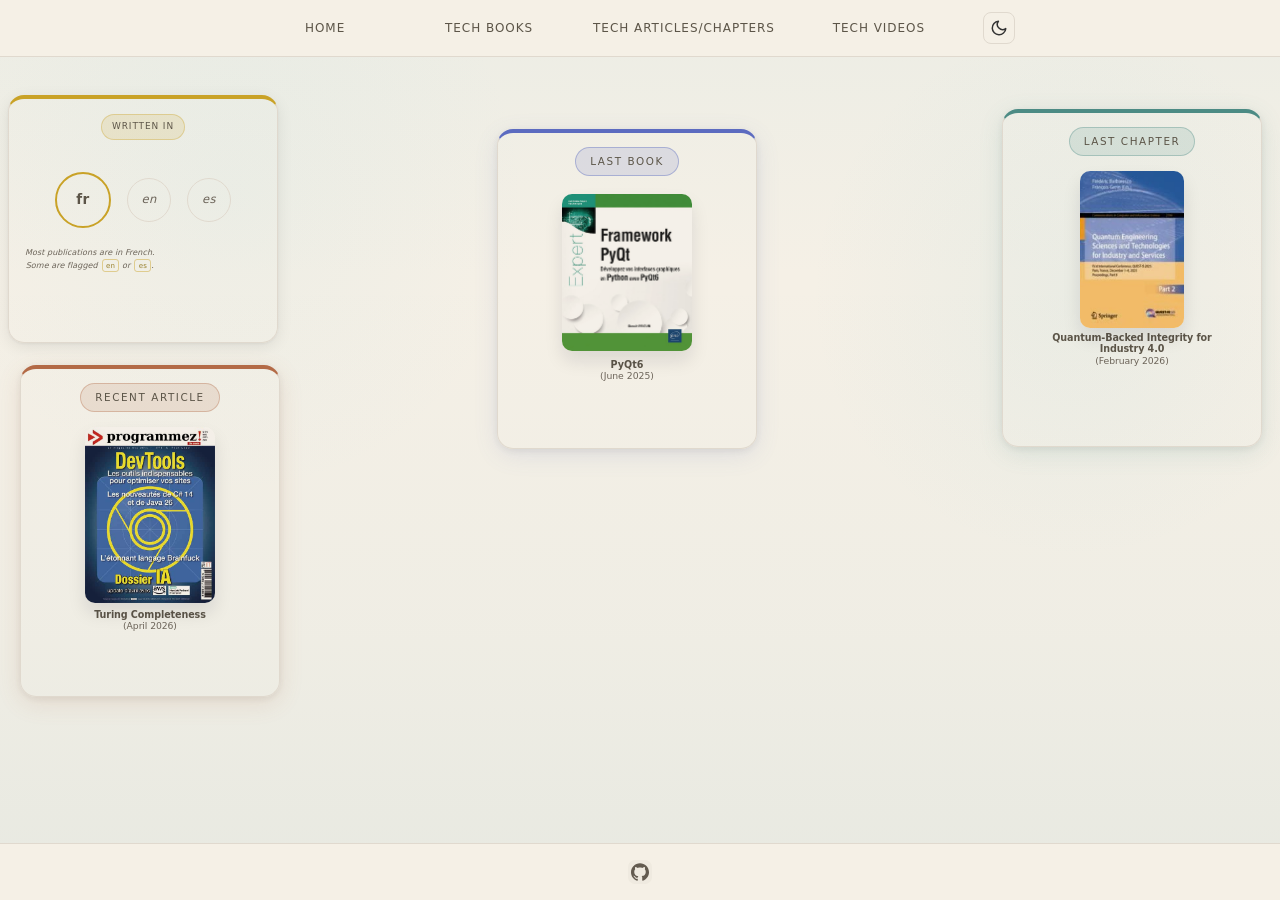
<file: index.html>
<!DOCTYPE html>
<html lang="en">
<head>
  <meta charset="UTF-8" />
  <meta name="viewport" content="width=device-width, initial-scale=1.0" />
  <meta name="description" content="Official website of Benoît Prieur, author of technical books, expert articles, and publications on digital technologies." />
  <title>Benoît Prieur – Tech Books, Articles &amp; Publications</title>
  <script async src="https://www.googletagmanager.com/gtag/js?id=G-Q8WHXGDDWG"></script>
  <script src="js/site-head.js?v=20261010a"></script>
  <link rel="stylesheet" href="css/style.css?v=20260926a" />
  <link rel="stylesheet" href="css/home.css?v=20261010h" />
</head>
<body class="page-home">
  <header>
    <div class="header-inner">
      <nav>
        <a href="index.html">Home</a>
        <a href="tech_books.html">Tech Books</a>
        <a href="tech_articles.html">Tech Articles/Chapters</a>
        <a href="tech_videos.html">Tech Videos</a>
      </nav>
      <div class="header-actions">
        <button type="button" id="theme-toggle" class="theme-toggle" aria-label="Toggle dark/light mode">
          <img id="theme-icon" src="images/ui/theme-moon.svg" alt="" width="18" height="18" aria-hidden="true">
        </button>
      </div>
    </div>
  </header>

  <main>
    <div class="main postit-container">
      <script>
        if (document.documentElement.classList.contains('aquarium-boot')) {
          document.currentScript.parentElement.classList.add('aquarium-active', 'aquarium-postits-hidden');
        }
      </script>
      <div class="postit language-note" id="postit-lang" data-postit="lang">
        <span class="tag">WRITTEN IN</span>
        <div class="language-codes">
          <span class="lang-code lang-code-primary"><abbr>fr</abbr></span>
          <span class="lang-code"><abbr>en</abbr></span>
          <span class="lang-code"><abbr>es</abbr></span>
        </div>
        <p class="lang-hint">Most publications are in French.<br>Some are flagged <span class="lang-tag">en</span> or <span class="lang-tag">es</span>.</p>
      </div>
      <div class="postit last-book" id="postit-book" data-postit="book">
        <span class="tag">LAST BOOK</span>
        <a href="tech_books.html#book-pyqt6" class="last-book-link">
          <img src="images/books/pyqt6.jpg" alt="PyQt6 book cover" class="index" width="130" height="195" loading="lazy" />
          <p class="caption"><span class="book-title">PyQt6</span><span class="last-book-date">(June 2025)</span></p>
        </a>
      </div>
      <div class="postit last-article" id="postit-article" data-postit="article">
        <span class="tag">RECENT ARTICLE</span>
        <a href="tech_articles.html#article-turing-brainfuck" class="last-article-link">
          <img src="images/articles-chapters/programmez-274.jpg" alt="Programmez! 274 cover" class="index" width="130" height="175" loading="lazy" />
          <p class="caption"><span class="book-title">Turing Completeness</span><span class="last-article-date">(April 2026)</span></p>
        </a>
      </div>
      <div class="postit last-chapter" id="postit-chapter" data-postit="chapter">
        <span class="tag">LAST CHAPTER</span>
        <a href="tech_articles.html#chapter-quantum-backed-integrity" class="last-chapter-link">
          <img src="images/articles-chapters/quantum-backed-integrity-industry4-0.jpg" alt="Quantum-backed integrity chapter cover" class="index" width="130" height="175" loading="lazy" />
          <p class="caption"><span class="book-title">Quantum-Backed Integrity for Industry 4.0</span><span class="last-chapter-date">(February 2026)</span></p>
        </a>
      </div>
      <div class="aquarium-bubble-column" aria-hidden="true">
        <span class="aquarium-column-bubble aquarium-column-bubble-a"></span>
        <span class="aquarium-column-bubble aquarium-column-bubble-b"></span>
        <span class="aquarium-column-bubble aquarium-column-bubble-c"></span>
        <span class="aquarium-column-bubble aquarium-column-bubble-d"></span>
        <span class="aquarium-column-bubble aquarium-column-bubble-e"></span>
        <span class="aquarium-column-bubble aquarium-column-bubble-f"></span>
        <span class="aquarium-column-bubble aquarium-column-bubble-g"></span>
        <span class="aquarium-column-bubble aquarium-column-bubble-h"></span>
      </div>
      <div class="aquarium-bubble-column aquarium-bubble-column-right" aria-hidden="true">
        <span class="aquarium-column-bubble aquarium-column-bubble-a"></span>
        <span class="aquarium-column-bubble aquarium-column-bubble-b"></span>
        <span class="aquarium-column-bubble aquarium-column-bubble-c"></span>
        <span class="aquarium-column-bubble aquarium-column-bubble-d"></span>
        <span class="aquarium-column-bubble aquarium-column-bubble-e"></span>
        <span class="aquarium-column-bubble aquarium-column-bubble-f"></span>
        <span class="aquarium-column-bubble aquarium-column-bubble-g"></span>
        <span class="aquarium-column-bubble aquarium-column-bubble-h"></span>
      </div>
      <div class="aquarium-pawn" id="aquarium-pawn" data-postit="pion">
        <div class="aquarium-pawn-motion">
          <button type="button" class="aquarium-pawn-bouton" id="aquarium-pawn-bouton"
                  aria-pressed="false" aria-controls="poste-direct"
                  aria-label="Afficher le projet d’entraînement aux échecs">
            <span class="wrecked-pawn-illustration" aria-hidden="true"></span>
          </button>
          <span class="wrecked-pawn-impact" aria-hidden="true">
            <span class="wrecked-pawn-impact-sand"></span>
            <span class="wrecked-pawn-impact-froth"></span>
          </span>
          <span class="wrecked-pawn-grains" aria-hidden="true">
            <span class="wrecked-pawn-grain wrecked-pawn-grain-a"></span>
            <span class="wrecked-pawn-grain wrecked-pawn-grain-b"></span>
            <span class="wrecked-pawn-grain wrecked-pawn-grain-c"></span>
            <span class="wrecked-pawn-grain wrecked-pawn-grain-d"></span>
            <span class="wrecked-pawn-grain wrecked-pawn-grain-e"></span>
            <span class="wrecked-pawn-grain wrecked-pawn-grain-f"></span>
          </span>
        </div>
      </div>
      <div class="aquarium-bottomscape" aria-hidden="true">
        <div class="aquarium-pebble-field">
          <span class="aquarium-pebble aquarium-pebble-a"></span>
          <span class="aquarium-pebble aquarium-pebble-b"></span>
          <span class="aquarium-pebble aquarium-pebble-c"></span>
          <span class="aquarium-pebble aquarium-pebble-d"></span>
          <span class="aquarium-pebble aquarium-pebble-e"></span>
          <span class="aquarium-pebble aquarium-pebble-f"></span>
          <span class="aquarium-pebble aquarium-pebble-g"></span>
          <span class="aquarium-pebble aquarium-pebble-h"></span>
        </div>
        <a href="society.html" class="aquarium-society-sign" aria-label="Society">
          <span class="aquarium-society-board">
            <span class="aquarium-society-text" aria-hidden="true">society</span>
            <span class="aquarium-society-wear" aria-hidden="true"></span>
            <span class="aquarium-society-moss aquarium-society-moss-a" aria-hidden="true"></span>
            <span class="aquarium-society-moss aquarium-society-moss-b" aria-hidden="true"></span>
            <span class="aquarium-society-moss aquarium-society-moss-c" aria-hidden="true"></span>
            <span class="aquarium-society-moss aquarium-society-moss-d" aria-hidden="true"></span>
          </span>
        </a>
        <div class="aquarium-plant aquarium-plant-left">
          <span class="aquarium-plant-sand"></span>
          <span class="aquarium-plant-pebble aquarium-plant-pebble-a"></span>
          <span class="aquarium-plant-pebble aquarium-plant-pebble-b"></span>
          <span class="aquarium-plant-pebble aquarium-plant-pebble-c"></span>
          <span class="aquarium-plant-stem aquarium-plant-stem-a">
            <span class="aquarium-plant-leaf aquarium-plant-leaf-a1"></span>
            <span class="aquarium-plant-leaf aquarium-plant-leaf-a2"></span>
            <span class="aquarium-plant-leaf aquarium-plant-leaf-a3"></span>
            <span class="aquarium-plant-leaf aquarium-plant-leaf-a4"></span>
          </span>
          <span class="aquarium-plant-stem aquarium-plant-stem-b">
            <span class="aquarium-plant-leaf aquarium-plant-leaf-b1"></span>
            <span class="aquarium-plant-leaf aquarium-plant-leaf-b2"></span>
            <span class="aquarium-plant-leaf aquarium-plant-leaf-b3"></span>
            <span class="aquarium-plant-leaf aquarium-plant-leaf-b4"></span>
          </span>
          <span class="aquarium-plant-stem aquarium-plant-stem-c">
            <span class="aquarium-plant-leaf aquarium-plant-leaf-c1"></span>
            <span class="aquarium-plant-leaf aquarium-plant-leaf-c2"></span>
            <span class="aquarium-plant-leaf aquarium-plant-leaf-c3"></span>
            <span class="aquarium-plant-leaf aquarium-plant-leaf-c4"></span>
          </span>
          <span class="aquarium-plant-stem aquarium-plant-stem-d">
            <span class="aquarium-plant-leaf aquarium-plant-leaf-d1"></span>
            <span class="aquarium-plant-leaf aquarium-plant-leaf-d2"></span>
            <span class="aquarium-plant-leaf aquarium-plant-leaf-d3"></span>
          </span>
          <span class="aquarium-plant-stem aquarium-plant-stem-e">
            <span class="aquarium-plant-leaf aquarium-plant-leaf-e1"></span>
            <span class="aquarium-plant-leaf aquarium-plant-leaf-e2"></span>
            <span class="aquarium-plant-leaf aquarium-plant-leaf-e3"></span>
          </span>
          <span class="aquarium-plant-stem aquarium-plant-stem-f">
            <span class="aquarium-plant-leaf aquarium-plant-leaf-f1"></span>
            <span class="aquarium-plant-leaf aquarium-plant-leaf-f2"></span>
            <span class="aquarium-plant-leaf aquarium-plant-leaf-f3"></span>
          </span>
        </div>
        <div class="aquarium-plant aquarium-plant-mid">
          <span class="aquarium-plant-sand"></span>
          <span class="aquarium-plant-pebble aquarium-plant-pebble-a"></span>
          <span class="aquarium-plant-pebble aquarium-plant-pebble-b"></span>
          <span class="aquarium-plant-pebble aquarium-plant-pebble-c"></span>
          <span class="aquarium-plant-stem aquarium-plant-stem-a">
            <span class="aquarium-plant-leaf aquarium-plant-leaf-a1"></span>
            <span class="aquarium-plant-leaf aquarium-plant-leaf-a2"></span>
            <span class="aquarium-plant-leaf aquarium-plant-leaf-a3"></span>
            <span class="aquarium-plant-leaf aquarium-plant-leaf-a4"></span>
          </span>
          <span class="aquarium-plant-stem aquarium-plant-stem-b">
            <span class="aquarium-plant-leaf aquarium-plant-leaf-b1"></span>
            <span class="aquarium-plant-leaf aquarium-plant-leaf-b2"></span>
            <span class="aquarium-plant-leaf aquarium-plant-leaf-b3"></span>
            <span class="aquarium-plant-leaf aquarium-plant-leaf-b4"></span>
          </span>
          <span class="aquarium-plant-stem aquarium-plant-stem-c">
            <span class="aquarium-plant-leaf aquarium-plant-leaf-c1"></span>
            <span class="aquarium-plant-leaf aquarium-plant-leaf-c2"></span>
            <span class="aquarium-plant-leaf aquarium-plant-leaf-c3"></span>
            <span class="aquarium-plant-leaf aquarium-plant-leaf-c4"></span>
          </span>
          <span class="aquarium-plant-stem aquarium-plant-stem-d">
            <span class="aquarium-plant-leaf aquarium-plant-leaf-d1"></span>
            <span class="aquarium-plant-leaf aquarium-plant-leaf-d2"></span>
            <span class="aquarium-plant-leaf aquarium-plant-leaf-d3"></span>
          </span>
          <span class="aquarium-plant-stem aquarium-plant-stem-e">
            <span class="aquarium-plant-leaf aquarium-plant-leaf-e1"></span>
            <span class="aquarium-plant-leaf aquarium-plant-leaf-e2"></span>
            <span class="aquarium-plant-leaf aquarium-plant-leaf-e3"></span>
          </span>
          <span class="aquarium-plant-stem aquarium-plant-stem-f">
            <span class="aquarium-plant-leaf aquarium-plant-leaf-f1"></span>
            <span class="aquarium-plant-leaf aquarium-plant-leaf-f2"></span>
            <span class="aquarium-plant-leaf aquarium-plant-leaf-f3"></span>
          </span>
        </div>
        <div class="aquarium-plant aquarium-plant-right">
          <span class="aquarium-plant-sand"></span>
          <span class="aquarium-plant-pebble aquarium-plant-pebble-a"></span>
          <span class="aquarium-plant-pebble aquarium-plant-pebble-b"></span>
          <span class="aquarium-plant-pebble aquarium-plant-pebble-c"></span>
          <span class="aquarium-plant-stem aquarium-plant-stem-a">
            <span class="aquarium-plant-leaf aquarium-plant-leaf-a1"></span>
            <span class="aquarium-plant-leaf aquarium-plant-leaf-a2"></span>
            <span class="aquarium-plant-leaf aquarium-plant-leaf-a3"></span>
            <span class="aquarium-plant-leaf aquarium-plant-leaf-a4"></span>
          </span>
          <span class="aquarium-plant-stem aquarium-plant-stem-b">
            <span class="aquarium-plant-leaf aquarium-plant-leaf-b1"></span>
            <span class="aquarium-plant-leaf aquarium-plant-leaf-b2"></span>
            <span class="aquarium-plant-leaf aquarium-plant-leaf-b3"></span>
            <span class="aquarium-plant-leaf aquarium-plant-leaf-b4"></span>
          </span>
          <span class="aquarium-plant-stem aquarium-plant-stem-c">
            <span class="aquarium-plant-leaf aquarium-plant-leaf-c1"></span>
            <span class="aquarium-plant-leaf aquarium-plant-leaf-c2"></span>
            <span class="aquarium-plant-leaf aquarium-plant-leaf-c3"></span>
            <span class="aquarium-plant-leaf aquarium-plant-leaf-c4"></span>
          </span>
          <span class="aquarium-plant-stem aquarium-plant-stem-d">
            <span class="aquarium-plant-leaf aquarium-plant-leaf-d1"></span>
            <span class="aquarium-plant-leaf aquarium-plant-leaf-d2"></span>
            <span class="aquarium-plant-leaf aquarium-plant-leaf-d3"></span>
          </span>
          <span class="aquarium-plant-stem aquarium-plant-stem-e">
            <span class="aquarium-plant-leaf aquarium-plant-leaf-e1"></span>
            <span class="aquarium-plant-leaf aquarium-plant-leaf-e2"></span>
            <span class="aquarium-plant-leaf aquarium-plant-leaf-e3"></span>
          </span>
          <span class="aquarium-plant-stem aquarium-plant-stem-f">
            <span class="aquarium-plant-leaf aquarium-plant-leaf-f1"></span>
            <span class="aquarium-plant-leaf aquarium-plant-leaf-f2"></span>
            <span class="aquarium-plant-leaf aquarium-plant-leaf-f3"></span>
          </span>
        </div>
      </div>
      <div class="poste-vitre-scene" id="poste-vitre-scene" aria-hidden="true">
        <div class="poste-direct" id="poste-direct" hidden>
          <div class="poste-direct-verre" id="poste-direct-verre"></div>
        </div>
        <div class="circuit-vitre-traces" id="circuit-vitre-traces" aria-hidden="true"></div>
        <div class="circuit-ventouse circuit-ventouse-hidden" id="circuit-ventouse" data-postit="circuit" aria-hidden="true">
          <button type="button" class="circuit-ventouse-bouton" id="circuit-ventouse-bouton"
                  aria-pressed="false" aria-controls="poste-direct"
                  aria-label="Afficher l’article Springer sur l’intégrité quantique">
            <svg class="circuit-ventouse-illu" viewBox="0 0 120 104" width="120" height="104" aria-hidden="true" focusable="false">
              <defs>
                <linearGradient id="cv-dome" x1="0" y1="0" x2="0" y2="1">
                  <stop offset="0%" stop-color="#ffffff" stop-opacity="0.95"/>
                  <stop offset="55%" stop-color="#d4eaf4" stop-opacity="0.75"/>
                  <stop offset="100%" stop-color="#8eb8cc" stop-opacity="0.45"/>
                </linearGradient>
                <radialGradient id="cv-cup-shine" cx="35%" cy="28%" r="55%">
                  <stop offset="0%" stop-color="#ffffff" stop-opacity="0.9"/>
                  <stop offset="100%" stop-color="#ffffff" stop-opacity="0"/>
                </radialGradient>
              </defs>
              <g class="cv-ventouses">
                <g transform="translate(20 0)">
                  <ellipse cx="0" cy="20" rx="10" ry="3.2" fill="#1a1208" opacity="0.35"/>
                  <path d="M-5 18 L-4 10 Q0 4 4 10 L5 18 Z" fill="#5a7a8a" stroke="#1a1208" stroke-width="1.6" stroke-linejoin="round"/>
                  <ellipse cx="0" cy="9" rx="9" ry="7.5" fill="url(#cv-dome)" stroke="#1a1208" stroke-width="2"/>
                  <ellipse cx="0" cy="9" rx="9" ry="7.5" fill="url(#cv-cup-shine)"/>
                  <ellipse cx="-2.5" cy="6.5" rx="3" ry="1.6" fill="#fff" opacity="0.82"/>
                  <ellipse cx="0" cy="11" rx="4.2" ry="2.2" fill="none" stroke="#1a1208" stroke-width="1.2" opacity="0.55"/>
                </g>
                <g transform="translate(100 0)">
                  <ellipse cx="0" cy="20" rx="10" ry="3.2" fill="#1a1208" opacity="0.35"/>
                  <path d="M-5 18 L-4 10 Q0 4 4 10 L5 18 Z" fill="#5a7a8a" stroke="#1a1208" stroke-width="1.6" stroke-linejoin="round"/>
                  <ellipse cx="0" cy="9" rx="9" ry="7.5" fill="url(#cv-dome)" stroke="#1a1208" stroke-width="2"/>
                  <ellipse cx="0" cy="9" rx="9" ry="7.5" fill="url(#cv-cup-shine)"/>
                  <ellipse cx="-2.5" cy="6.5" rx="3" ry="1.6" fill="#fff" opacity="0.82"/>
                  <ellipse cx="0" cy="11" rx="4.2" ry="2.2" fill="none" stroke="#1a1208" stroke-width="1.2" opacity="0.55"/>
                </g>
              </g>
              <path class="cv-paper" d="M8 26 Q6 54 10 88 Q60 94 108 86 Q116 52 112 28 Q62 20 8 26 Z" fill="#fff9e6" stroke="#1a1208" stroke-width="2.5" stroke-linejoin="round"/>
              <path d="M12 30 Q10 52 14 82" fill="none" stroke="#e0d4b8" stroke-width="1.1" stroke-dasharray="2.5 3.5"/>
              <path d="M28 42 H96" stroke="#1a1208" stroke-width="2.3" stroke-linecap="round"/>
              <path d="M28 58 H96" stroke="#1a1208" stroke-width="2.3" stroke-linecap="round"/>
              <path d="M28 74 H96" stroke="#1a1208" stroke-width="2.3" stroke-linecap="round"/>
              <circle cx="28" cy="42" r="4.5" fill="#ffe082" stroke="#1a1208" stroke-width="1.9"/>
              <circle cx="28" cy="58" r="4.5" fill="#ffe082" stroke="#1a1208" stroke-width="1.9"/>
              <circle cx="28" cy="74" r="4.5" fill="#90caf9" stroke="#1a1208" stroke-width="1.9"/>
              <rect x="46" y="48" width="24" height="22" rx="3.5" fill="#c4a8ff" stroke="#1a1208" stroke-width="2.2"/>
              <text x="53" y="63" font-family="system-ui, sans-serif" font-size="12" font-weight="800" fill="#1a1208">H</text>
              <circle cx="58" cy="42" r="4.2" fill="#1a1208"/>
              <circle cx="78" cy="58" r="5" fill="none" stroke="#1a1208" stroke-width="2.2"/>
              <path d="M58 46 V58" stroke="#1a1208" stroke-width="2.2"/>
              <path d="M58 58 H73" stroke="#1a1208" stroke-width="2.2"/>
              <rect x="82" y="48" width="18" height="20" rx="2.5" fill="#b8f0c8" stroke="#1a1208" stroke-width="2"/>
              <text x="87" y="62" font-family="system-ui, sans-serif" font-size="10" font-weight="800" fill="#1a1208">Z</text>
              <rect x="84" y="68" width="22" height="18" rx="2.5" fill="#f6e3bc" stroke="#1a1208" stroke-width="2"/>
              <path d="M88 80 A6 6 0 0 1 102 80" fill="none" stroke="#d6452f" stroke-width="2.2" stroke-linecap="round"/>
              <line x1="88" y1="80" x2="102" y2="80" stroke="#1a1208" stroke-width="1.6"/>
            </svg>
          </button>
        </div>
      </div>
      <div class="wrecked-pawn wrecked-pawn-hidden" id="wrecked-pawn" data-postit="pawn" aria-hidden="true">
        <div class="wrecked-pawn-motion">
          <span class="poste" aria-hidden="true">
            <span class="poste-poignee"></span>
            <span class="poste-caisse">
              <span class="poste-grille">
                <span></span><span></span><span></span><span></span>
                <span></span><span></span><span></span>
              </span>
              <span class="poste-cadran">
                <span class="poste-cadran-verre"></span>
                <span class="poste-cadran-graduation">
                  <span></span><span></span><span></span><span></span>
                  <span></span><span></span><span></span><span></span>
                </span>
                <span class="poste-cadran-bandes">
                  <span>GO</span><span>PO</span><span>OC</span>
                </span>
                <span class="poste-cadran-aiguille"></span>
                <span class="poste-cadran-oeil"></span>
              </span>
            </span>
            <span class="poste-pieds">
              <span></span><span></span>
            </span>
          </span>
          <button type="button" class="poste-bouton" id="poste-bouton"
                  aria-pressed="false" aria-controls="poste-direct"
                  aria-label="Switch the radio on">
            <span class="poste-bouton-cran" aria-hidden="true"></span>
            <span class="poste-bouton-repere" aria-hidden="true"></span>
          </button>
          <a class="poste-y" id="poste-y"
             href="https://medialoco.github.io/ventoux-watch/?play=1"
             target="_blank" rel="noopener"
             aria-label="Open the site with the live">Y</a>
          <span class="wrecked-pawn-impact" aria-hidden="true">
            <span class="wrecked-pawn-impact-sand"></span>
            <span class="wrecked-pawn-impact-froth"></span>
          </span>
          <span class="wrecked-pawn-grains" aria-hidden="true">
            <span class="wrecked-pawn-grain wrecked-pawn-grain-a"></span>
            <span class="wrecked-pawn-grain wrecked-pawn-grain-b"></span>
            <span class="wrecked-pawn-grain wrecked-pawn-grain-c"></span>
            <span class="wrecked-pawn-grain wrecked-pawn-grain-d"></span>
            <span class="wrecked-pawn-grain wrecked-pawn-grain-e"></span>
            <span class="wrecked-pawn-grain wrecked-pawn-grain-f"></span>
          </span>
          <span class="wrecked-pawn-bubbles" aria-hidden="true">
            <span class="wrecked-pawn-bubble wrecked-pawn-bubble-l1"></span>
            <span class="wrecked-pawn-bubble wrecked-pawn-bubble-l2"></span>
            <span class="wrecked-pawn-bubble wrecked-pawn-bubble-l3"></span>
            <span class="wrecked-pawn-bubble wrecked-pawn-bubble-r1"></span>
            <span class="wrecked-pawn-bubble wrecked-pawn-bubble-r2"></span>
            <span class="wrecked-pawn-bubble wrecked-pawn-bubble-r3"></span>
          </span>
        </div>
      </div>
      <div class="sismo-station" id="sismo-station">
        <div class="sismo-motion">
          <button type="button" class="sismo-bouton" id="sismo-bouton"
                  aria-pressed="false" aria-controls="poste-direct"
                  aria-label="Show Sismo-LA">
            <span class="sismo" aria-hidden="true">
              <span class="sismo-ecran">
                <svg class="sismo-trace" viewBox="0 0 180 32" preserveAspectRatio="none">
                  <polyline points="0,16 12,16 18,5 24,27 30,16 48,16 54,8 60,24 66,16 90,16 102,16 108,5 114,27 120,16 138,16 144,8 150,24 156,16 180,16" fill="none" stroke="currentColor" stroke-width="2.4" stroke-linejoin="round" stroke-linecap="round"/>
                </svg>
                <span class="sismo-stylet"></span>
              </span>
              <span class="sismo-bas">
                <span class="sismo-capteur"><span></span></span>
                <span class="sismo-nom">SISMO-LA</span>
                <span class="sismo-oeil"></span>
              </span>
            </span>
          </button>
          <span class="wrecked-pawn-impact" aria-hidden="true">
            <span class="wrecked-pawn-impact-sand"></span>
            <span class="wrecked-pawn-impact-froth"></span>
          </span>
          <span class="wrecked-pawn-grains" aria-hidden="true">
            <span class="wrecked-pawn-grain wrecked-pawn-grain-a"></span>
            <span class="wrecked-pawn-grain wrecked-pawn-grain-b"></span>
            <span class="wrecked-pawn-grain wrecked-pawn-grain-c"></span>
            <span class="wrecked-pawn-grain wrecked-pawn-grain-d"></span>
            <span class="wrecked-pawn-grain wrecked-pawn-grain-e"></span>
            <span class="wrecked-pawn-grain wrecked-pawn-grain-f"></span>
          </span>
        </div>
      </div>
      <div class="carte-vaucluse carte-vaucluse-hidden" id="carte-vaucluse">
        <div class="carte-vaucluse-motion">
          <button type="button" class="carte-vaucluse-bouton" id="carte-vaucluse-bouton"
                  aria-pressed="false" aria-controls="poste-direct"
                  aria-label="Show the Vaucluse roads">
            <span class="borne" aria-hidden="true">
              <span class="borne-ecran">
                <svg class="borne-route" viewBox="0 0 320 40" preserveAspectRatio="none">
                  <path class="borne-bord" d="M0 22 C40 6 80 38 160 22 C200 6 240 38 320 22"/>
                  <path class="borne-bande" d="M0 22 C40 6 80 38 160 22 C200 6 240 38 320 22"/>
                  <path class="borne-axe" d="M0 22 C40 6 80 38 160 22 C200 6 240 38 320 22"/>
                </svg>
                <span class="borne-plaque">84</span>
              </span>
              <span class="borne-bas">
                <span class="borne-jalon"><span></span></span>
                <span class="borne-nom">VAUCLUSE</span>
                <span class="borne-oeil"></span>
              </span>
            </span>
          </button>
          <span class="wrecked-pawn-impact" aria-hidden="true">
            <span class="wrecked-pawn-impact-sand"></span>
            <span class="wrecked-pawn-impact-froth"></span>
          </span>
          <span class="wrecked-pawn-grains" aria-hidden="true">
            <span class="wrecked-pawn-grain wrecked-pawn-grain-a"></span>
            <span class="wrecked-pawn-grain wrecked-pawn-grain-b"></span>
            <span class="wrecked-pawn-grain wrecked-pawn-grain-c"></span>
            <span class="wrecked-pawn-grain wrecked-pawn-grain-d"></span>
            <span class="wrecked-pawn-grain wrecked-pawn-grain-e"></span>
            <span class="wrecked-pawn-grain wrecked-pawn-grain-f"></span>
          </span>
        </div>
      </div>
      <div class="aquarium-front-frame" aria-hidden="true"></div>
      <div class="aquarium-bloom aquarium-bloom-hidden" id="aquarium-plume" aria-hidden="true">
        <div class="aquarium-bloom-motion">
          <canvas class="aquarium-bloom-canvas" width="104" height="248" aria-hidden="true"></canvas>
          <a class="aquarium-bloom-credit" href="https://x.com/yuruyurau/status/2103900438961778890" target="_blank" rel="noopener">tweet</a>
        </div>
      </div>
      <div class="swim-fish swim-fish-hidden" id="swim-fish" data-postit="fish" aria-hidden="true">
        <div class="swim-fish-visual">
          <div class="swim-fish-motion">
            <span class="swim-fish-svg" aria-hidden="true"></span>
            <span class="swim-fish-propeller" aria-hidden="true"><span class="swim-fish-propeller-blades"></span></span>
            <span class="swim-fish-bubble swim-fish-bubble-a"></span>
            <span class="swim-fish-bubble swim-fish-bubble-b"></span>
            <span class="swim-fish-bubble swim-fish-bubble-c"></span>
          </div>
        </div>
      </div>
      <div class="clown-fish clown-fish-hidden" id="clown-fish" data-postit="clown" aria-hidden="true">
        <div class="clown-fish-visual">
          <div class="clown-fish-motion">
            <span class="clown-fish-shadow" aria-hidden="true"></span>
            <span class="clown-fish-swimmer" aria-hidden="true">
              <span class="clown-fish-illustration">
                <span class="clown-fish-tail"></span>
                <span class="clown-fish-body">
                  <span class="clown-fish-fin clown-fish-fin-top"></span>
                  <span class="clown-fish-fin clown-fish-fin-side"></span>
                  <span class="clown-fish-fin clown-fish-fin-bottom"></span>
                  <span class="clown-fish-stripe clown-fish-stripe-head"></span>
                  <span class="clown-fish-stripe clown-fish-stripe-mid"></span>
                  <span class="clown-fish-stripe clown-fish-stripe-tail"></span>
                  <span class="clown-fish-eye"></span>
                  <span class="clown-fish-mouth"></span>
                </span>
              </span>
              <span class="clown-fish-bubble clown-fish-bubble-a"></span>
              <span class="clown-fish-bubble clown-fish-bubble-b"></span>
            </span>
          </div>
        </div>
      </div>
      <div class="clown-fish clown-fish-violet clown-fish-hidden" id="violet-fish" data-postit="violet" aria-hidden="true">
        <div class="clown-fish-visual">
          <div class="clown-fish-motion">
            <span class="clown-fish-shadow" aria-hidden="true"></span>
            <span class="clown-fish-swimmer" aria-hidden="true">
              <span class="clown-fish-illustration">
                <span class="clown-fish-tail"></span>
                <span class="clown-fish-body">
                  <span class="clown-fish-fin clown-fish-fin-top"></span>
                  <span class="clown-fish-fin clown-fish-fin-side"></span>
                  <span class="clown-fish-fin clown-fish-fin-bottom"></span>
                  <span class="clown-fish-stripe clown-fish-stripe-head"></span>
                  <span class="clown-fish-stripe clown-fish-stripe-mid"></span>
                  <span class="clown-fish-stripe clown-fish-stripe-tail"></span>
                  <span class="clown-fish-eye"></span>
                  <span class="clown-fish-mouth"></span>
                </span>
              </span>
              <span class="clown-fish-bubble clown-fish-bubble-a"></span>
              <span class="clown-fish-bubble clown-fish-bubble-b"></span>
            </span>
          </div>
        </div>
      </div>
      <div class="clown-fish clown-fish-green clown-fish-small clown-fish-hidden" id="green-fish" data-postit="green" aria-hidden="true">
        <div class="clown-fish-visual">
          <div class="clown-fish-motion">
            <span class="clown-fish-shadow" aria-hidden="true"></span>
            <span class="clown-fish-swimmer" aria-hidden="true">
              <span class="clown-fish-illustration">
                <span class="clown-fish-tail"></span>
                <span class="clown-fish-body">
                  <span class="clown-fish-fin clown-fish-fin-top"></span>
                  <span class="clown-fish-fin clown-fish-fin-side"></span>
                  <span class="clown-fish-fin clown-fish-fin-bottom"></span>
                  <span class="clown-fish-stripe clown-fish-stripe-head"></span>
                  <span class="clown-fish-stripe clown-fish-stripe-mid"></span>
                  <span class="clown-fish-stripe clown-fish-stripe-tail"></span>
                  <span class="clown-fish-eye"></span>
                  <span class="clown-fish-mouth"></span>
                </span>
              </span>
              <span class="clown-fish-bubble clown-fish-bubble-a"></span>
              <span class="clown-fish-bubble clown-fish-bubble-b"></span>
            </span>
          </div>
        </div>
      </div>
    </div>
  </main>

  <footer>
    <a href="https://github.com/thepriben" target="_blank" rel="noopener" class="footer-brand footer-github" aria-label="GitHub">
      <svg class="footer-github-icon" viewBox="0 0 24 24" aria-hidden="true" focusable="false">
        <path d="M12 0.296c-6.627 0-12 5.373-12 12c0 5.304 3.438 9.8 8.206 11.386c0.6 0.111 0.82-0.261 0.82-0.577c0-0.285-0.01-1.04-0.016-2.04c-3.339 0.726-4.043-1.61-4.043-1.61c-0.546-1.385-1.332-1.756-1.332-1.756c-1.09-0.745 0.082-0.729 0.082-0.729c1.205 0.084 1.84 1.237 1.84 1.237c1.069 1.834 2.807 1.304 3.492 0.997c0.108-0.775 0.418-1.305 0.762-1.604c-2.665-0.303-5.466-1.334-5.466-5.93c0-1.311 0.47-2.381 1.236-3.221c-0.124-0.303-0.536-1.524 0.117-3.176c0 0 1.008-0.322 3.3 1.23c0.958-0.266 1.984-0.399 3.004-0.404c1.02 0.005 2.046 0.138 3.006 0.404c2.29-1.552 3.297-1.23 3.297-1.23c0.655 1.653 0.243 2.874 0.119 3.176c0.77 0.84 1.235 1.91 1.235 3.22c0 4.609-2.804 5.624-5.476 5.921c0.43 0.37 0.814 1.102 0.814 2.222c0 1.606-0.014 2.898-0.014 3.293c0 0.319 0.216 0.694 0.825 0.576c4.765-1.589 8.2-6.084 8.2-11.386c0-6.627-5.373-12-12-12z" />
      </svg>
    </a>
  </footer>
  <script src="js/theme.js?v=20261004e" defer></script>
  <script src="js/home-aquarium.js?v=20261010h"></script>
</body>
</html>
</file>
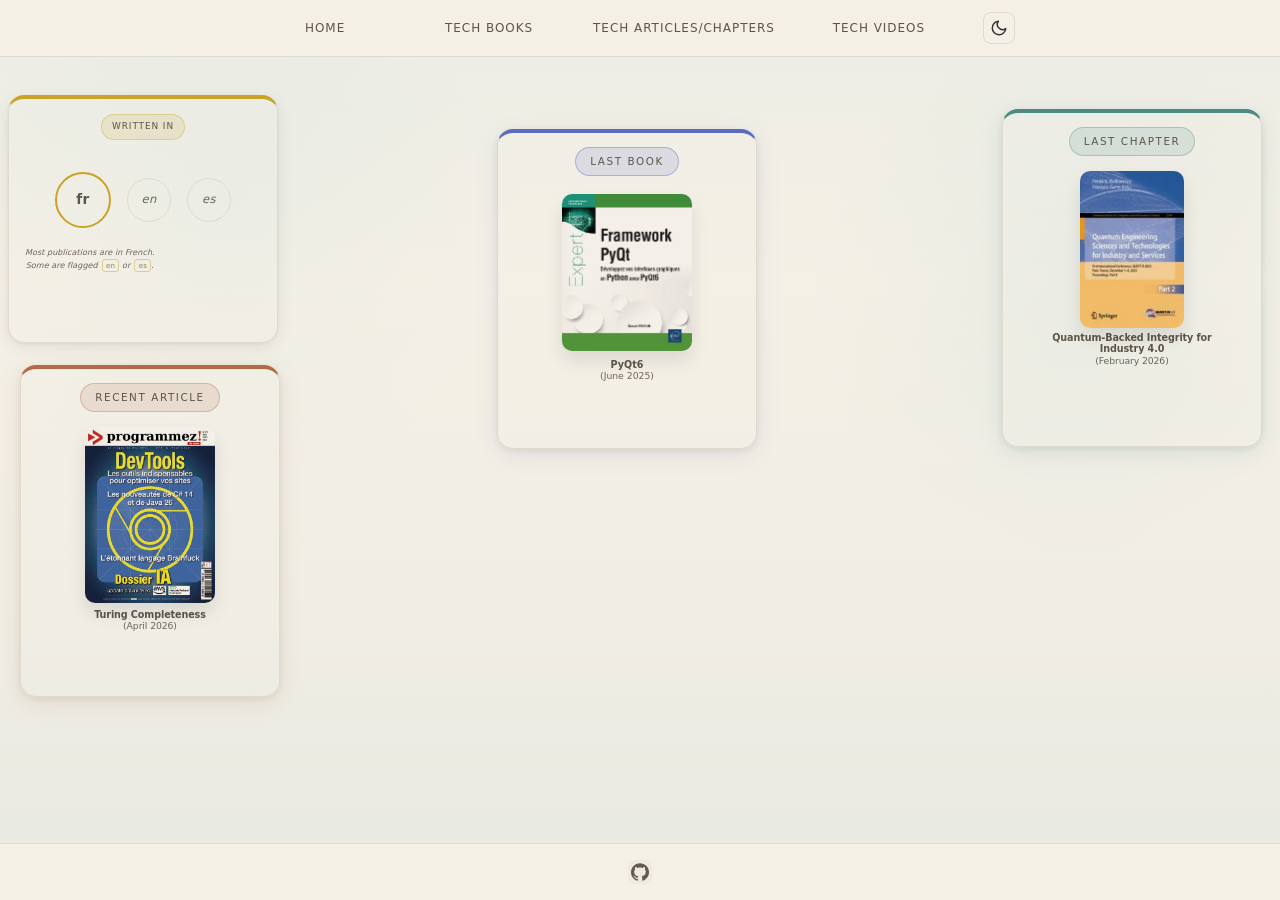
<file: about.html>
<!doctype html>
<meta charset="utf-8">
<title>Redirecting…</title>
<link rel="canonical" href="/">
<meta http-equiv="refresh" content="0; url=/">
<script>location.replace("/");</script>
<p><a href="/">Home</a></p>
</file>
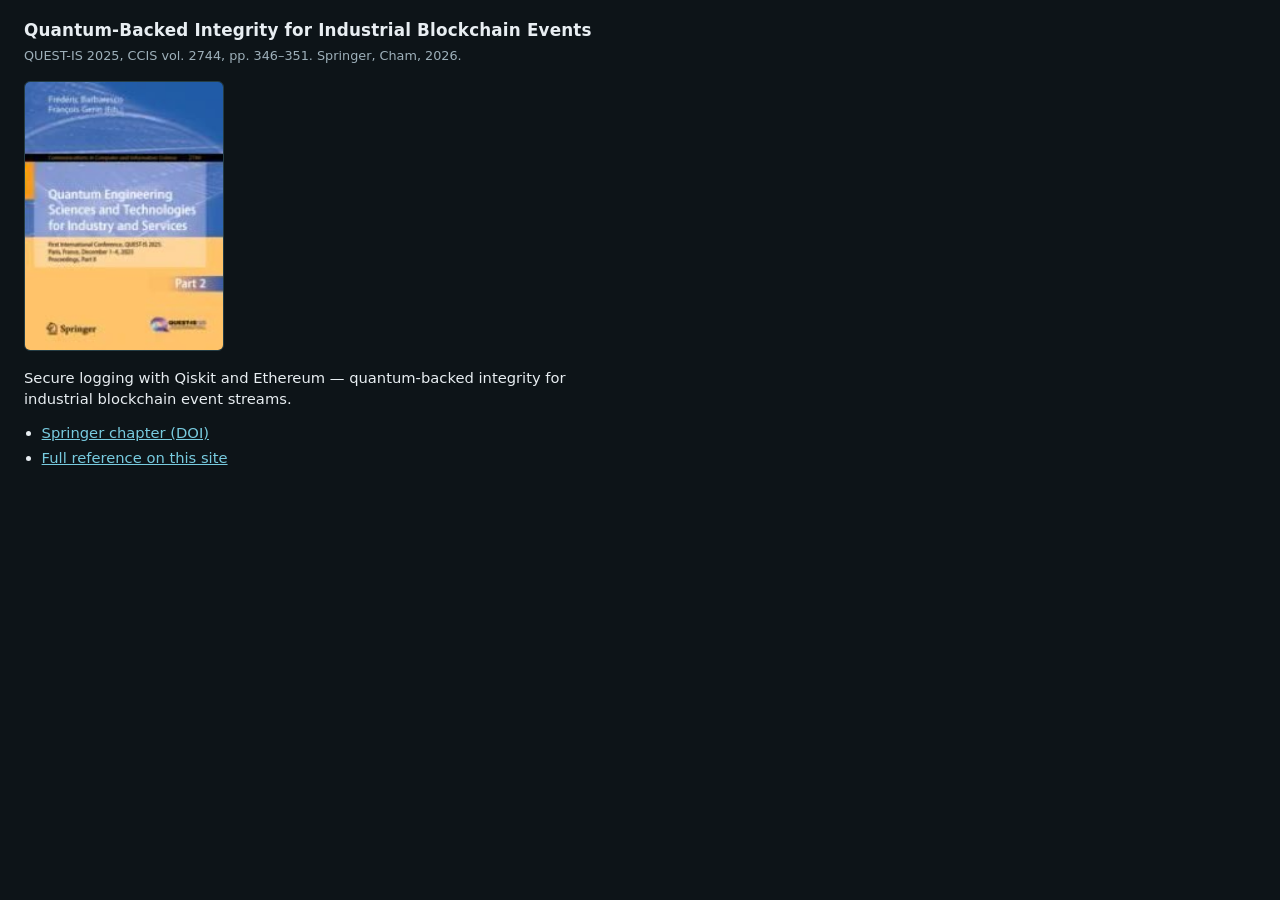
<file: quantum-springer.html>
<!DOCTYPE html>
<html lang="en">
<head>
  <meta charset="UTF-8" />
  <meta name="viewport" content="width=device-width, initial-scale=1.0" />
  <title>Quantum-Backed Integrity — Springer</title>
  <style>
    :root {
      color-scheme: dark;
      --fond: #0d1418;
      --texte: #e8eef2;
      --muted: #9eb0ba;
      --lien: #78cbdf;
    }
    * { box-sizing: border-box; }
    body {
      margin: 0;
      min-height: 100vh;
      padding: 1.25rem 1.5rem 1.5rem;
      font-family: system-ui, -apple-system, "Segoe UI", sans-serif;
      font-size: 0.92rem;
      line-height: 1.45;
      background: var(--fond);
      color: var(--texte);
    }
    h1 {
      margin: 0 0 0.35rem;
      font-size: 1.05rem;
      font-weight: 650;
      letter-spacing: 0.01em;
      line-height: 1.25;
    }
    .ref {
      margin: 0 0 1rem;
      color: var(--muted);
      font-size: 0.8rem;
    }
    .shot {
      display: block;
      width: min(100%, 200px);
      margin: 0 0 1rem;
      border-radius: 6px;
      border: 1px solid rgba(120, 203, 227, 0.22);
    }
    p { margin: 0 0 0.75rem; max-width: 38em; }
    ul {
      margin: 0;
      padding-left: 1.1rem;
      max-width: 38em;
    }
    li { margin: 0.25rem 0; }
    a { color: var(--lien); }
  </style>
</head>
<body>
  <h1>Quantum-Backed Integrity for Industrial Blockchain Events</h1>
  <p class="ref">QUEST-IS 2025, CCIS vol. 2744, pp. 346–351. Springer, Cham, 2026.</p>
  <img class="shot" src="images/articles-chapters/quantum-backed-integrity-industry4-0.jpg" width="200" height="270" alt="Chapter cover" loading="lazy" />
  <p>Secure logging with Qiskit and Ethereum — quantum-backed integrity for industrial blockchain event streams.</p>
  <ul>
    <li><a href="https://doi.org/10.1007/978-3-032-13855-2_32" target="_blank" rel="noopener">Springer chapter (DOI)</a></li>
    <li><a href="tech_articles.html#chapter-quantum-backed-integrity">Full reference on this site</a></li>
  </ul>
</body>
</html>
</file>
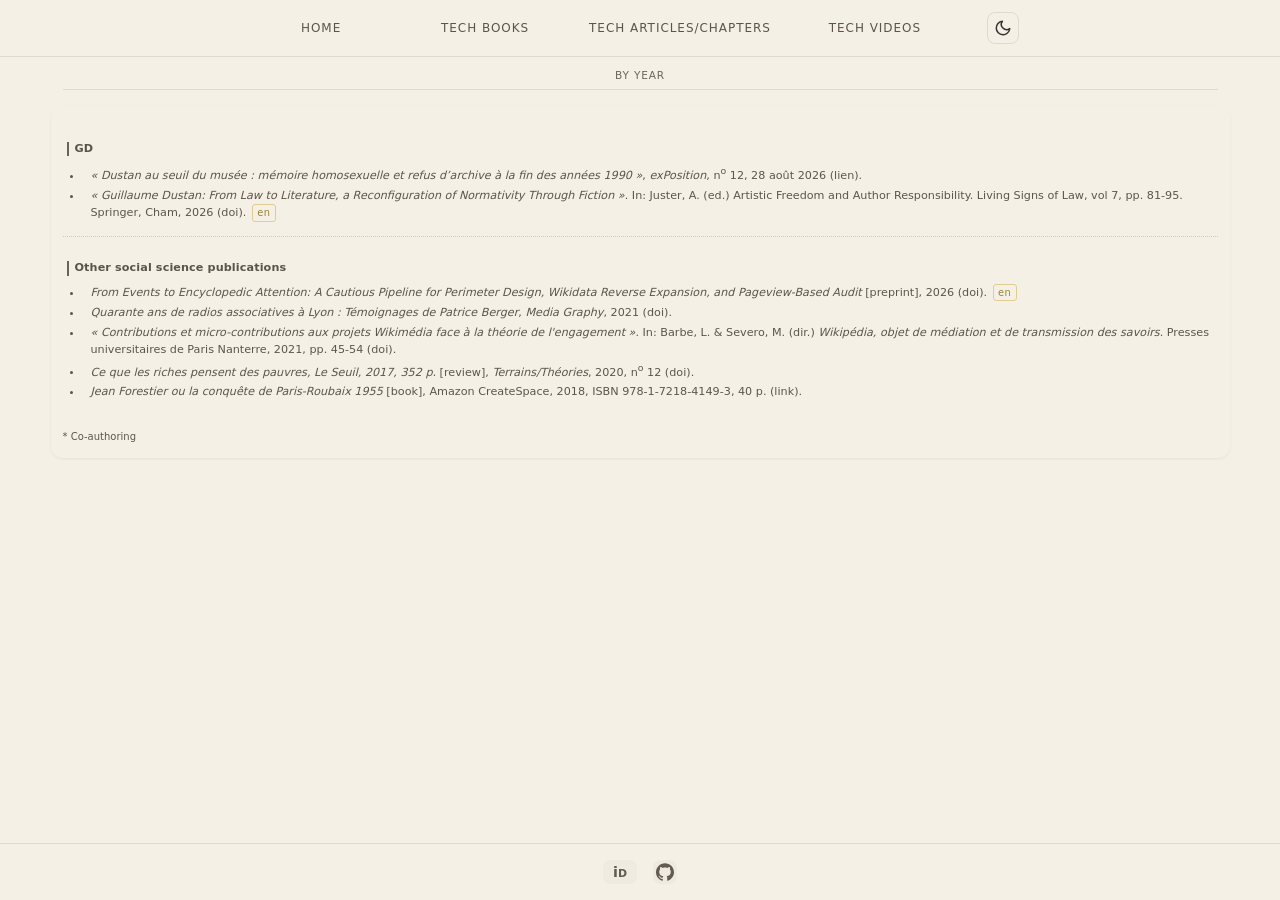
<file: society.html>
<!DOCTYPE html>
<html lang="en">
<head>
  <meta charset="UTF-8" />
  <meta name="viewport" content="width=device-width, initial-scale=1.0" />
  <meta name="description" content="Society articles by Benoît Prieur" />
  <title>Society</title>
  <script async src="https://www.googletagmanager.com/gtag/js?id=G-Q8WHXGDDWG"></script>
  <script src="js/site-head.js?v=20260310a"></script>
  <link rel="stylesheet" href="css/style.css?v=20260926a" />
</head>
<body class="page-articles">
  <header>
    <div class="header-inner">
      <nav>
        <a href="index.html">Home</a>
        <a href="tech_books.html">Tech Books</a>
        <a href="tech_articles.html">Tech Articles/Chapters</a>
        <a href="tech_videos.html">Tech Videos</a>
      </nav>
      <button type="button" id="theme-toggle" class="theme-toggle" aria-label="Toggle dark/light mode">
        <img id="theme-icon" src="images/ui/theme-moon.svg" alt="" width="18" height="18" aria-hidden="true">
      </button>
    </div>
  </header>

  <main>
    <nav class="section-nav">
      <button type="button" class="section-nav-toggle" id="articles-sort-toggle" data-sort-key="society-articles-sort" aria-pressed="false">By year</button>
    </nav>
    <div class="experience-box books-section">
      <table class="books-section">
        <tbody>
          <tr>
            <td class="books-section info-cell">
              <h2 id="GD">GD</h2>
              <ul>
                <li id="article-dustan-musee" data-year="2026" data-rank="2" data-section="GD"><i>« Dustan au seuil du musée : mémoire homosexuelle et refus d’archive à la fin des années 1990 »</i>, <i>exPosition</i>, n<sup>o</sup> 12, 28 août 2026 (<a href="https://www.revue-exposition.com/index.php/articles12/prieur-dustan">lien</a>).
                </li>
                <li id="chapter-dustan-law-literature" data-year="2026" data-rank="1" data-section="GD"><i>« Guillaume Dustan: From Law to Literature, a Reconfiguration of Normativity Through Fiction »</i>. In: Juster, A. (ed.) Artistic Freedom and Author Responsibility. Living Signs of Law, vol 7, pp. 81-95. Springer, Cham, 2026 (<a href="https://doi.org/10.1007/978-3-032-23550-3_4">doi</a>). <span class="lang-tag">en</span>
                </li>
              </ul>
            </td>
            <td class="cover-placeholder cover-cell"></td>
          </tr>
          <tr>
            <td class="books-section info-cell">
              <h2 id="other-social-science">Other social science publications</h2>
              <ul>
                <li id="preprint-encyclopedic-attention" data-year="2026" data-rank="1" data-section="misc"><i>From Events to Encyclopedic Attention: A Cautious Pipeline for Perimeter Design, Wikidata Reverse Expansion, and Pageview-Based Audit</i> [preprint], 2026 (<a href="https://doi.org/10.5281/zenodo.20635610">doi</a>). <span class="lang-tag">en</span>
                </li>
                <li data-year="2021" data-rank="1" data-section="misc"><i>Quarante ans de radios associatives à Lyon : Témoignages de Patrice Berger</i>, <i>Media Graphy</i>, 2021
                  (<a href="https://doi.org/10.58079/t7y1">doi</a>).
                </li>
                <li id="chapter-wikimedia-engagement" data-year="2021" data-rank="2" data-section="misc"><i>« Contributions et micro-contributions aux projets Wikimédia face à la théorie de l'engagement »</i>. In: Barbe, L. &amp; Severo, M. (dir.) <i>Wikipédia, objet de médiation et de transmission des savoirs</i>. Presses universitaires de Paris Nanterre, 2021, pp. 45-54 (<a href="https://doi.org/10.4000/books.pupo.15085">doi</a>).
                </li>
                <li data-year="2020" data-rank="12" data-section="misc"><i>Ce que les riches pensent des pauvres, Le Seuil, 2017, 352 p.</i> [review],
                  <i>Terrains/Théories</i>, 2020, n<sup>o</sup> 12 (<a href="https://doi.org/10.4000/teth.3122">doi</a>).
                </li>
                <li data-year="2018" data-rank="1" data-section="misc"><i>Jean Forestier ou la conquête de Paris-Roubaix 1955</i> [book], Amazon CreateSpace, 2018, ISBN 978-1-7218-4149-3, 40 p. (<a href="https://www.amazon.fr/Jean-Forestier-conqu%C3%AAte-Paris-Roubaix-1955/dp/1721841490">link</a>).
                </li>
              </ul>
            </td>
            <td class="cover-placeholder cover-cell"></td>
          </tr>
        </tbody>
      </table>
      <div class="footnote" id="coauthoring-note">
        <small>* Co-authoring</small>
      </div>
    </div>
  </main>

  <footer>
    <a href="https://orcid.org/0000-0003-0786-0049" target="_blank" rel="noopener" class="footer-brand footer-orcid" aria-label="ORCID">
      <span class="footer-brand-mark footer-orcid-mark" aria-hidden="true"><span>i</span><span>D</span></span>
    </a>
    <a href="https://github.com/thepriben" target="_blank" rel="noopener" class="footer-brand footer-github" aria-label="GitHub">
      <svg class="footer-github-icon" viewBox="0 0 24 24" aria-hidden="true" focusable="false">
        <path d="M12 0.296c-6.627 0-12 5.373-12 12c0 5.304 3.438 9.8 8.206 11.386c0.6 0.111 0.82-0.261 0.82-0.577c0-0.285-0.01-1.04-0.016-2.04c-3.339 0.726-4.043-1.61-4.043-1.61c-0.546-1.385-1.332-1.756-1.332-1.756c-1.09-0.745 0.082-0.729 0.082-0.729c1.205 0.084 1.84 1.237 1.84 1.237c1.069 1.834 2.807 1.304 3.492 0.997c0.108-0.775 0.418-1.305 0.762-1.604c-2.665-0.303-5.466-1.334-5.466-5.93c0-1.311 0.47-2.381 1.236-3.221c-0.124-0.303-0.536-1.524 0.117-3.176c0 0 1.008-0.322 3.3 1.23c0.958-0.266 1.984-0.399 3.004-0.404c1.02 0.005 2.046 0.138 3.006 0.404c2.29-1.552 3.297-1.23 3.297-1.23c0.655 1.653 0.243 2.874 0.119 3.176c0.77 0.84 1.235 1.91 1.235 3.22c0 4.609-2.804 5.624-5.476 5.921c0.43 0.37 0.814 1.102 0.814 2.222c0 1.606-0.014 2.898-0.014 3.293c0 0.319 0.216 0.694 0.825 0.576c4.765-1.589 8.2-6.084 8.2-11.386c0-6.627-5.373-12-12-12z" />
      </svg>
    </a>
  </footer>
  <script src="js/theme.js?v=20260307b" defer></script>
  <script src="js/articles-sort.js?v=20260531c"></script>
</body>
</html>
</file>
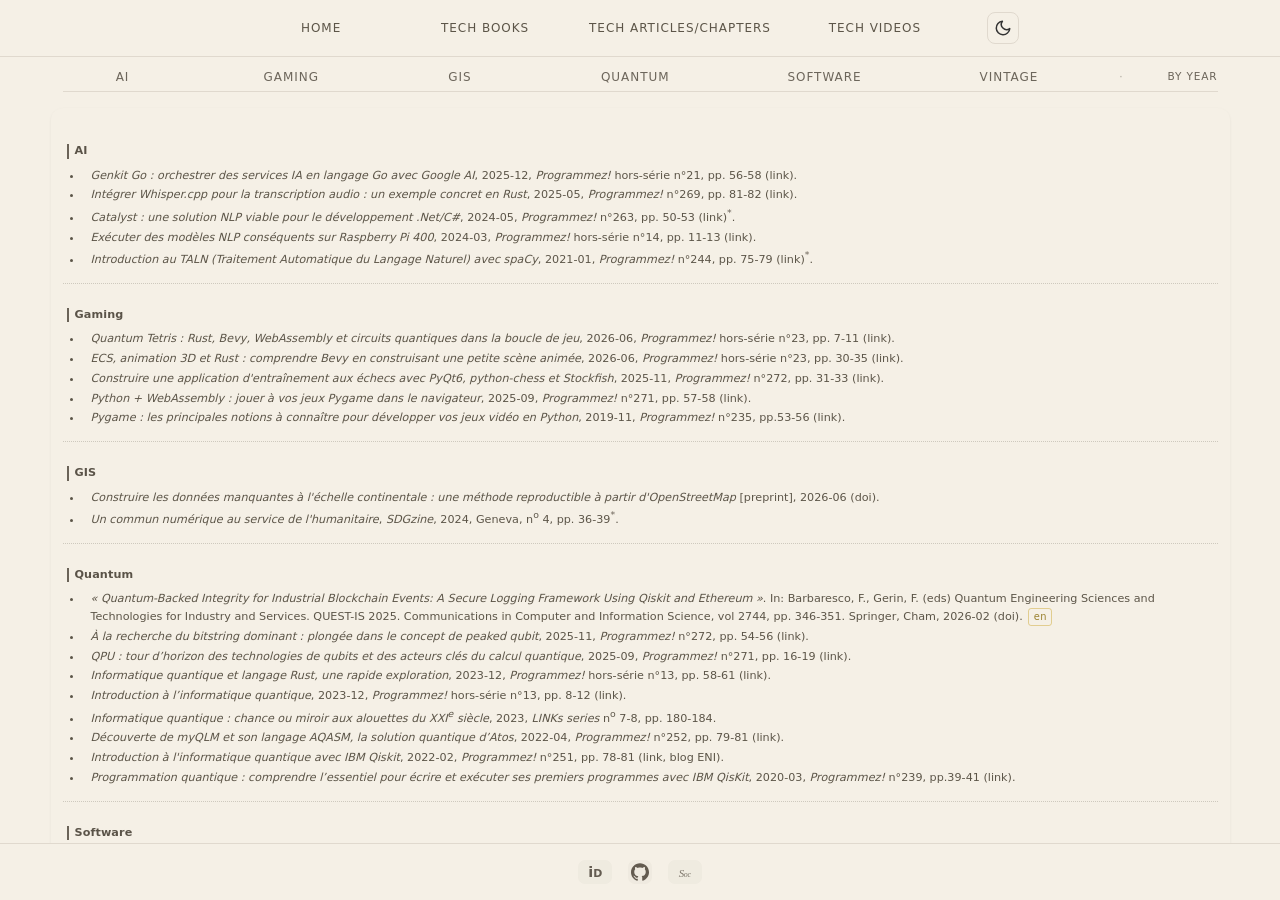
<file: tech_articles.html>
<!DOCTYPE html>
<html lang="en">
<head>
  <meta charset="UTF-8" />
  <meta name="viewport" content="width=device-width, initial-scale=1.0" />
  <meta name="description" content="Tech articles and book chapters by Benoît Prieur" />
  <title>Tech Articles/Chapters</title>
  <script async src="https://www.googletagmanager.com/gtag/js?id=G-Q8WHXGDDWG"></script>
  <script src="js/site-head.js?v=20260310a"></script>
  <link rel="stylesheet" href="css/style.css?v=20260926a" />
</head>
<body class="page-articles">
  <header>
    <div class="header-inner">
      <nav>
        <a href="index.html">Home</a>
        <a href="tech_books.html">Tech Books</a>
        <a href="tech_articles.html">Tech Articles/Chapters</a>
        <a href="tech_videos.html">Tech Videos</a>
      </nav>
      <button type="button" id="theme-toggle" class="theme-toggle" aria-label="Toggle dark/light mode">
        <img id="theme-icon" src="images/ui/theme-moon.svg" alt="" width="18" height="18" aria-hidden="true">
      </button>
    </div>
  </header>

  <main>
    <nav class="section-nav">
      <a href="#ai">AI</a>
      <a href="#gaming">Gaming</a>
      <a href="#gis">GIS</a>
      <a href="#quantum">Quantum</a>
      <a href="#software">Software</a>
      <a href="#vintage">Vintage</a>
      <span class="section-nav-sep" aria-hidden="true">·</span>
      <button type="button" class="section-nav-toggle" id="articles-sort-toggle" data-sort-key="tech-articles-sort" aria-pressed="false">By year</button>
    </nav>
    <div class="experience-box books-section">
      <table class="books-section">
        <tbody>
          <tr>
            <td class="books-section info-cell">
              <h2 id="ai">AI</h2>
              <ul>
                <li data-year="2025" data-rank="21" data-section="ai"><i>Genkit Go : orchestrer des services IA en langage Go avec Google AI</i>, 2025-12,
                  <i>Programmez!</i> hors-série n°21, pp. 56-58 (<a
                    href="https://www.programmez.com/magazine/article/genkit-go-orchestrer-des-services-ia-en-langage-go-avec-google-ai">link</a>).
                </li>
                <li data-year="2025" data-rank="269" data-section="ai"><i>Intégrer Whisper.cpp pour la transcription audio : un exemple concret en Rust</i>, 2025-05,
                  <i>Programmez!</i> n°269, pp. 81-82 (<a
                    href="https://www.programmez.com/magazine/article/integrer-whispercpp-pour-la-transcription-audio-un-exemple-concret-en-rust">link</a>).
                </li>
                <li data-year="2024" data-rank="263" data-section="ai"><i>Catalyst : une solution NLP viable pour le développement .Net/C#</i>, 2024-05, <i>Programmez!</i> n°263,
                  pp. 50-53 (<a
                    href="https://www.programmez.com/magazine/article/catalyst-une-solution-nlp-viable-pour-le-developpement-net/c">link</a>)<sup><a href="#coauthoring-note" aria-label="Voir la note de co-rédaction">*</a></sup>.
                </li>
                <li data-year="2024" data-rank="14" data-section="ai"><i>Exécuter des modèles NLP conséquents sur Raspberry Pi 400</i>, 2024-03,                   <i>Programmez!</i> hors-série n°14, pp. 11-13 (<a
                    href="https://www.programmez.com/magazine/article/executer-des-modeles-nlp-consequents-sur-raspberry-pi-400">link</a>).
                </li>
                <li data-year="2021" data-rank="244" data-section="ai"><i>Introduction au TALN (Traitement Automatique du Langage Naturel) avec spaCy</i>, 2021-01,
                  <i>Programmez!</i> n°244, pp. 75-79 (<a
                    href="https://www.programmez.com/magazine/article/introduction-au-taln-traitement-automatique-du-langage-naturel-avec-spacy">link</a>)<sup><a href="#coauthoring-note" aria-label="Voir la note de co-rédaction">*</a></sup>.
                </li>
              </ul>
            </td>
            <td class="cover-placeholder cover-cell"></td>
          </tr>
          <tr>
            <td class="books-section info-cell">
              <h2 id="gaming">Gaming</h2>
              <ul>
                <li data-year="2026" data-rank="277" data-section="gaming"><i>Quantum Tetris : Rust, Bevy, WebAssembly et circuits quantiques dans la boucle de jeu</i>, 2026-06,
                  <i>Programmez!</i> hors-série n°23, pp. 7-11 (<a
                    href="https://www.programmez.com/magazine/article/quantum-tetris-rust-bevy-webassembly-et-circuits-quantiques-dans-la-boucle-de-jeu">link</a>).
                </li>
                <li data-year="2026" data-rank="276" data-section="gaming"><i>ECS, animation 3D et Rust : comprendre Bevy en construisant une petite scène animée</i>, 2026-06,
                  <i>Programmez!</i> hors-série n°23, pp. 30-35 (<a
                    href="https://www.programmez.com/magazine/article/ecs-animation-3d-et-rust-comprendre-bevy-en-construisant-une-petite-scene-animee">link</a>).
                </li>
                <li data-year="2025" data-rank="272" data-section="gaming"><i>Construire une application d'entraînement aux échecs avec PyQt6, python-chess et Stockfish</i>, 2025-11,
                  <i>Programmez!</i> n°272, pp. 31-33 (<a
                    href="https://www.programmez.com/magazine/article/construire-une-application-dentrainement-aux-echecs-avec-pyqt6-python-chess-et-stockfish">link</a>).
                </li>
                <li data-year="2025" data-rank="271" data-section="gaming"><i>Python + WebAssembly : jouer à vos jeux Pygame dans le navigateur</i>, 2025-09, <i>Programmez!</i>
                  n°271, pp. 57-58 (<a
                    href="https://www.programmez.com/magazine/article/python-webassembly-jouer-vos-jeux-pygame-dans-le-navigateur">link</a>).
                </li>
                <li data-year="2019" data-rank="235" data-section="gaming"><i>Pygame : les principales notions à connaître pour développer vos jeux vidéo en Python</i>, 2019-11,
                  <i>Programmez!</i> n°235, pp.53-56 (<a
                    href="https://www.programmez.com/magazine/article/pygame-les-principales-notions-connaitre-pour-developper-vos-jeux-video-en-python">link</a>).
                </li>
              </ul>
            </td>
            <td class="cover-placeholder cover-cell"></td>
          </tr>
          <tr>
            <td class="books-section info-cell">
              <h2 id="gis">GIS</h2>
              <ul>
                <li id="preprint-osm-continental-data" data-year="2026" data-rank="2" data-section="gis"><i>Construire les données manquantes à l'échelle continentale : une méthode reproductible à partir d'OpenStreetMap</i> [preprint], 2026-06 (<a href="https://doi.org/10.5281/zenodo.20738614">doi</a>).
                </li>
                <li data-year="2024" data-rank="4" data-section="gis"><i>Un commun numérique au service de l'humanitaire</i>, <i>SDGzine</i>, 2024, Geneva, n<sup>o</sup> 4, pp. 36-39<sup><a href="#coauthoring-note" aria-label="See co-authoring note">*</a></sup>.
                </li>
              </ul>
            </td>
            <td class="cover-placeholder cover-cell"></td>
          </tr>
          <tr>
            <td class="books-section info-cell">
              <h2 id="quantum">Quantum</h2>
              <ul>
                <li id="chapter-quantum-backed-integrity" data-year="2026" data-rank="1" data-section="quantum"><i>« Quantum-Backed Integrity for Industrial Blockchain Events: A Secure Logging Framework Using Qiskit and Ethereum »</i>. In: Barbaresco, F., Gerin, F. (eds) Quantum Engineering Sciences and Technologies for Industry and Services. QUEST-IS 2025. Communications in Computer and Information Science, vol 2744, pp. 346-351. Springer, Cham, 2026-02 (<a href="https://doi.org/10.1007/978-3-032-13855-2_32">doi</a>). <span class="lang-tag">en</span>
                </li>
                <li data-year="2025" data-rank="272" data-section="quantum"><i>À la recherche du bitstring dominant : plongée dans le concept de peaked qubit</i>, 2025-11,
                  <i>Programmez!</i> n°272, pp. 54-56 (<a
                    href="https://www.programmez.com/magazine/article/la-recherche-du-bitstring-dominant-plongee-dans-le-concept-de-peaked-qubit">link</a>).
                </li>
                <li data-year="2025" data-rank="271" data-section="quantum"><i>QPU : tour d’horizon des technologies de qubits et des acteurs clés du calcul quantique</i>, 2025-09,
                  <i>Programmez!</i> n°271, pp. 16-19 (<a
                    href="https://www.programmez.com/magazine/article/qpu-tour-dhorizon-des-technologies-de-qubits-et-des-acteurs-cles-du-calcul-quantique">link</a>).
                </li>
                <li data-year="2023" data-rank="13" data-section="quantum"><i>Informatique quantique et langage Rust, une rapide exploration</i>, 2023-12,                   <i>Programmez!</i> hors-série n°13, pp. 58-61 (<a
                    href="https://www.programmez.com/magazine/article/informatique-quantique-et-langage-rust-une-rapide-exploration">link</a>).
                </li>
                <li data-year="2023" data-rank="12" data-section="quantum"><i>Introduction à l’informatique quantique</i>, 2023-12,                   <i>Programmez!</i> hors-série n°13, pp. 8-12 (<a
                    href="https://www.programmez.com/magazine/article/introduction-linformatique-quantique-0">link</a>).</li>
                    <li data-year="2023" data-rank="8" data-section="quantum"><i>Informatique quantique : chance ou miroir aux alouettes du XXI<sup>e</sup> siècle</i>, 2023, <i>LINKs series</i> n<sup>o</sup> 7-8, pp. 180-184.
                </li>
    
                <li data-year="2022" data-rank="252" data-section="quantum"><i>Découverte de myQLM et son langage AQASM, la solution quantique d’Atos</i>, 2022-04, <i>Programmez!</i>
                  n°252, pp. 79-81 (<a
                    href="https://www.programmez.com/magazine/article/decouverte-de-myqlm-et-son-langage-aqasm-la-solution-quantique-datos">link</a>).
                </li>
                <li data-year="2022" data-rank="251" data-section="quantum"><i>Introduction à l'informatique quantique avec IBM Qiskit</i>, 2022-02,                   <i>Programmez!</i> n°251, pp.
                  78-81 (<a
                    href="https://www.programmez.com/magazine/article/introduction-linformatique-quantique-avec-ibm-qiskit">link</a>,
                  <a href="https://www.editions-eni.fr/blog/introduction-informatique-quantique-avec-ibm-qiskit/">blog
                    ENI</a>).
                </li>
                <li data-year="2020" data-rank="239" data-section="quantum"><i>Programmation quantique : comprendre l’essentiel pour écrire et exécuter ses premiers programmes avec
                    IBM QisKit</i>, 2020-03, <i>Programmez!</i> n°239, pp.39-41 (<a
                    href="https://www.programmez.com/magazine/article/programmation-quantique-comprendre-lessentiel-pour-ecrire-et-executer-ses-premiers-programmes-avec">link</a>).
                </li>
              </ul>
            </td>
            <td class="cover-placeholder cover-cell"></td>
          </tr>
          <tr>
            <td class="books-section info-cell">
              <h2 id="software">Software</h2>
              <ul>
                <li id="article-rust-secret-scanner" data-year="2026" data-rank="278" data-section="software"><i>Secrets, expressions régulières et Rust : détecter les tokens oubliés en construisant son propre scanner</i>, 2026-10,
                  <i>Programmez!</i> hors-série n°24 « Hack Sécurité », pp. 23-27 (<a
                    href="https://www.programmez.com/magazine/article/secrets-expressions-regulieres-et-rust-detecter-les-tokens-oublies-en-construisant-son-propre">link</a>).
                </li>
                <li id="saga-ete-rust" data-year="2026" data-rank="273" data-section="software"><i>Les sagas de l'été : Rust</i>, série en six épisodes, 2026-07, publiée sur le site de <i>Programmez!</i> (programmez.com) (<a
                    href="https://github.com/thepriben/rust-saga-ete-programmez">link</a>).
                </li>
                <li id="article-turing-brainfuck" data-year="2026" data-rank="274" data-section="software"><i>Comprendre la machine de Turing avec Brainfuck : Turing-complétude et problème de l’arrêt</i>, 2026-03, <i>Programmez!</i>
                  n°274, pp. 69-71 (<a href="https://www.programmez.com/magazine/article/comprendre-la-machine-de-turing-avec-brainfuck-turing-completude-et-probleme-de-larret">link</a>).
                </li>
                <li data-year="2025" data-rank="270" data-section="software"><i>Sobriété énergétique : Python, C, Rust… tous les langages ne se valent pas</i>, 2025-07,
                  <i>Programmez!</i> n°270, pp. 72-73 (<a
                    href="https://www.programmez.com/magazine/article/sobriete-energetique-python-c-rust-tous-les-langages-ne-se-valent-pas">link</a>).
                </li>
                <li data-year="2025" data-rank="267" data-section="software"><i>IndexGT : le site web avec du FastHTML et du Tour de France dedans</i>, 2025-01, <i>Programmez!</i>
                  n°267, pp. 44-47 (<a
                    href="https://www.programmez.com/magazine/article/indexgt-le-site-web-avec-du-fasthtml-et-du-tour-de-france-dedans">link</a>).
                </li>
                <li data-year="2024" data-rank="265" data-section="software"><i>Un bot Python sur X/Twitter puis Instagram en charge de poster un flux de photos</i>, 2024-09,
                  <i>Programmez!</i> n°265, pp. 52-55 (<a
                    href="https://www.programmez.com/magazine/article/un-bot-python-sur-x/twitter-puis-instagram-en-charge-de-poster-un-flux-de-photos">link</a>).
                </li>
                <li data-year="2021" data-rank="246" data-section="software"><i>PyQt5 : développement d'une application de téléversement d'images</i>, 2021-05, <i>Programmez!</i>
                  n°246, pp. 33-39 (<a
                    href="https://www.programmez.com/magazine/article/pyqt5-developpement-dune-application-de-televersement-dimages-vers-wikimedia-commons">link</a>).
                </li>
              </ul>
            </td>
            <td class="cover-placeholder cover-cell"></td>
          </tr>
          <tr>
            <td class="books-section info-cell">
              <h2 id="vintage">Vintage</h2>
              <ul>
                <li data-year="2026" data-rank="275" data-section="vintage"><i>Comprendre le MOS 6502 de l'Apple I/II grâce à un émulateur Rust</i>, 2026-05, <i>Programmez!</i>
                  n°275, pp. 70-76 (<a
                    href="https://www.programmez.com/magazine/article/comprendre-le-mos-6502-de-lapple-i/ii-grace-un-emulateur-rust">link</a>).
                </li>
                <li data-year="2020" data-rank="2" data-section="vintage"><i>À la découverte du musée Apple de Prague</i>, 2020-02, <i>Technosaures</i> n°2, pp.13-15 (<a
                    href="https://www.programmez.com/technosaures/technosaures-2">link</a>).</li>
              </ul>
            </td>
            <td class="cover-placeholder cover-cell"></td>
          </tr>
        </tbody>
      </table>
      <div class="footnote" id="coauthoring-note">
        <small>* Co-authoring</small>
      </div>
    </div>
  </main>

  <footer>
    <a href="https://orcid.org/0000-0003-0786-0049" target="_blank" rel="noopener" class="footer-brand footer-orcid" aria-label="ORCID">
      <span class="footer-brand-mark footer-orcid-mark" aria-hidden="true"><span>i</span><span>D</span></span>
    </a>
    <a href="https://github.com/thepriben" target="_blank" rel="noopener" class="footer-brand footer-github" aria-label="GitHub">
      <svg class="footer-github-icon" viewBox="0 0 24 24" aria-hidden="true" focusable="false">
        <path d="M12 0.296c-6.627 0-12 5.373-12 12c0 5.304 3.438 9.8 8.206 11.386c0.6 0.111 0.82-0.261 0.82-0.577c0-0.285-0.01-1.04-0.016-2.04c-3.339 0.726-4.043-1.61-4.043-1.61c-0.546-1.385-1.332-1.756-1.332-1.756c-1.09-0.745 0.082-0.729 0.082-0.729c1.205 0.084 1.84 1.237 1.84 1.237c1.069 1.834 2.807 1.304 3.492 0.997c0.108-0.775 0.418-1.305 0.762-1.604c-2.665-0.303-5.466-1.334-5.466-5.93c0-1.311 0.47-2.381 1.236-3.221c-0.124-0.303-0.536-1.524 0.117-3.176c0 0 1.008-0.322 3.3 1.23c0.958-0.266 1.984-0.399 3.004-0.404c1.02 0.005 2.046 0.138 3.006 0.404c2.29-1.552 3.297-1.23 3.297-1.23c0.655 1.653 0.243 2.874 0.119 3.176c0.77 0.84 1.235 1.91 1.235 3.22c0 4.609-2.804 5.624-5.476 5.921c0.43 0.37 0.814 1.102 0.814 2.222c0 1.606-0.014 2.898-0.014 3.293c0 0.319 0.216 0.694 0.825 0.576c4.765-1.589 8.2-6.084 8.2-11.386c0-6.627-5.373-12-12-12z" />
      </svg>
    </a>
    <a href="society.html" class="footer-brand footer-society" aria-label="Society">
      <span class="footer-brand-mark footer-society-mark" aria-hidden="true"><span>S</span><span>oc</span></span>
    </a>
  </footer>
  <script src="js/theme.js?v=20260307b" defer></script>
  <script src="js/articles-sort.js?v=20260531c"></script>
</body>
</html>
</file>
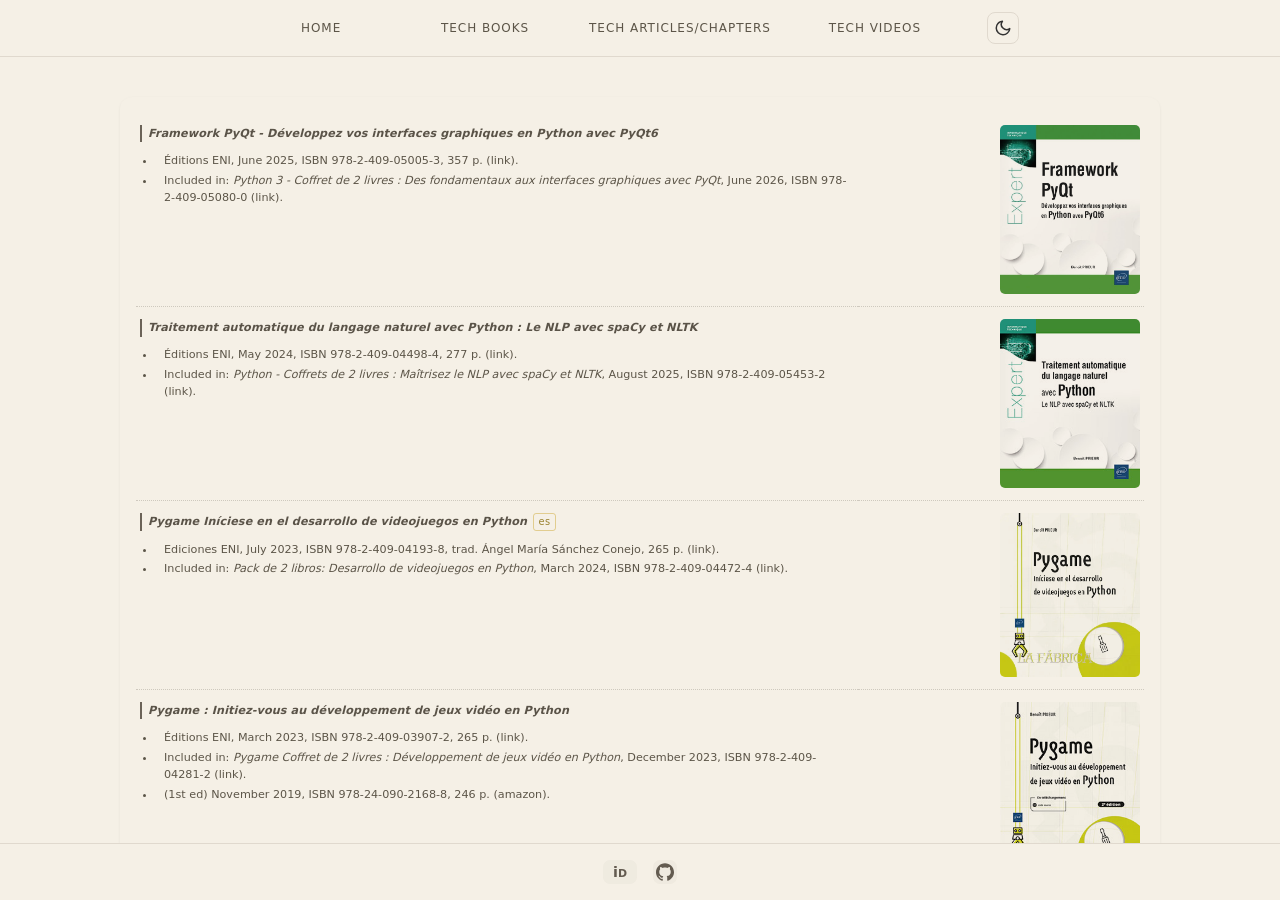
<file: tech_books.html>
<!DOCTYPE html>
<html lang="en">
<head>
  <meta charset="UTF-8" />
  <meta name="viewport" content="width=device-width, initial-scale=1.0" />
  <meta name="description" content="Tech books by Benoît Prieur" />
  <title>Tech Books</title>
  <script async src="https://www.googletagmanager.com/gtag/js?id=G-Q8WHXGDDWG"></script>
  <script src="js/site-head.js?v=20260310a"></script>
  <link rel="stylesheet" href="css/style.css?v=20260926a" />
</head>
<body>
  <header>
    <div class="header-inner">
      <nav>
        <a href="index.html">Home</a>
        <a href="tech_books.html">Tech Books</a>
        <a href="tech_articles.html">Tech Articles/Chapters</a>
        <a href="tech_videos.html">Tech Videos</a>
      </nav>
      <button type="button" id="theme-toggle" class="theme-toggle" aria-label="Toggle dark/light mode">
        <img id="theme-icon" src="images/ui/theme-moon.svg" alt="" width="18" height="18" aria-hidden="true">
      </button>
    </div>
  </header>

  <main>
    <div class="experience-box books-section">
      <table class="books-section">
        <tbody>
          <tr id="book-pyqt6">
            <td class="books-section info-cell">
              <i>Framework PyQt - Développez vos interfaces graphiques en Python avec PyQt6</i>
              <ul>
                <li>Éditions ENI, June 2025, ISBN 978-2-409-05005-3, 357 p. (<a
                    href="https://www.editions-eni.fr/livre/framework-pyqt-developpez-vos-interfaces-graphiques-en-python-avec-pyqt6-9782409050053">link</a>).
                </li>
                <li>
                  Included in: <i>Python 3 - Coffret de 2 livres : Des fondamentaux aux interfaces graphiques avec PyQt</i>, June 2026,
                  ISBN 978-2-409-05080-0
                  (<a
                    href="https://www.editions-eni.fr/livre/python-3-coffret-de-2-livres-des-fondamentaux-aux-interfaces-graphiques-avec-pyqt-9782409054532">link</a>).
                </li>
              </ul>
            </td>
            <td class="cover-cell"><img src="images/books/pyqt6.jpg" alt="PyQt6 book cover" loading="lazy" width="140" height="210"></td>
          </tr>

          <tr>
            <td class="books-section info-cell">
              <i>Traitement automatique du langage naturel avec Python : Le NLP avec spaCy et NLTK</i>
              <ul>
                <li>Éditions ENI, May 2024, ISBN 978-2-409-04498-4, 277 p. (<a
                    href="https://www.editions-eni.fr/livre/traitement-automatique-du-langage-naturel-avec-python-le-nlp-avec-spacy-et-nltk-9782409044984">link</a>).
                </li>
                <li>
                  Included in: <i>Python - Coffrets de 2 livres : Maîtrisez le NLP avec spaCy et NLTK</i>, August 2025,
                  ISBN 978-2-409-05453-2
                  (<a
                    href="https://www.editions-eni.fr/livre/python-3-coffret-de-2-livres-des-fondamentaux-aux-interfaces-graphiques-avec-pyqt-9782409054532">link</a>).
                </li>
              </ul>
            </td>
            <td class="cover-cell"><img src="images/books/nlp.jpg" alt="NLP book cover" loading="lazy" width="140" height="210"></td>
          </tr>

          <tr>
            <td class="books-section info-cell">
              <i>Pygame Iníciese en el desarrollo de videojuegos en <span class="flag-keep">Python</span> <span class="lang-tag">es</span></i>
              <ul>
                <li>Ediciones ENI, July 2023, ISBN 978-2-409-04193-8, trad. Ángel María Sánchez Conejo, 265 p. (<a href="https://www.ediciones-eni.com/libro/pygame-iniciese-en-el-desarrollo-de-videojuegos-en-python-9782409041938">link</a>).
                </li>
                <li>
                  Included in: <i>Pack de 2 libros: Desarrollo de videojuegos en Python</i>, March 2024,
                  ISBN 978-2-409-04472-4 (<a
                    href="https://www.ediciones-eni.com/libro/pygame-pack-de-2-libros-desarrollo-de-videojuegos-en-python-9782409044724">link</a>).
                </li>
              </ul>
            </td>
            <td class="cover-cell"><img src="images/books/pygame-es.jpg" alt="Pygame Spanish edition cover" loading="lazy" width="140" height="210"></td>
          </tr>

          <tr>
            <td class="books-section info-cell">
              <i>Pygame : Initiez-vous au développement de jeux vidéo en Python</i>
              <ul>
                <li>Éditions ENI, March 2023, ISBN 978-2-409-03907-2, 265 p. (<a
                    href="https://www.editions-eni.fr/livre/pygame-initiez-vous-au-developpement-de-jeux-video-en-python-2e-edition-9782409039072">link</a>).
                </li>
                <li>
                  Included in: <i>Pygame Coffret de 2 livres : Développement de jeux vidéo en Python</i>, December 2023,
                  ISBN 978-2-409-04281-2 (<a
                    href="https://www.editions-eni.fr/livre/pygame-coffret-de-2-livres-developpement-de-jeux-video-en-python-2e-edition-9782409042812">link</a>).
                </li>
                <li>
                  (1st ed) November 2019, ISBN 978-24-090-2168-8, 246 p. (<a
                    href="https://www.amazon.fr/Pygame-Initiez-vous-d%C3%A9veloppement-vid%C3%A9o-Python/dp/2409021689">amazon</a>).
                </li>
              </ul>
            </td>
            <td class="cover-cell"><img src="images/books/pygame.jpg" alt="Pygame book cover" loading="lazy" width="140" height="210"></td>
          </tr>

          <tr>
            <td class="books-section info-cell">
              <i>Rust : Développez des programmes robustes et sécurisés</i>
              <ul>
                <li>Éditions ENI, May 2022, ISBN 978-2-409-03528-9, 362 p. (<a
                    href="https://www.editions-eni.fr/livre/rust-developpez-des-programmes-robustes-et-securises-9782409035289">link</a>).
                </li>
              </ul>
            </td>
            <td class="cover-cell"><img src="images/books/rust.jpg" alt="Rust book cover" loading="lazy" width="140" height="210"></td>
          </tr>

          <tr>
            <td class="books-section info-cell">
              <i>PyQt5 : Développez vos interfaces graphiques en Python</i>
              <ul>
                <li>Éditions ENI, January 2021, ISBN 978-2-409-02862-5, 331 p. (<a
                    href="https://www.amazon.fr/PyQt5-D%C3%A9veloppez-interfaces-graphiques-Python/dp/2409028624">amazon</a>).
                </li>
              </ul>
            </td>
            <td class="cover-cell"><img src="images/books/pyqt5.jpg" alt="PyQt5 book cover" loading="lazy" width="140" height="210"></td>
          </tr>

          <tr>
            <td class="books-section info-cell">
              <i>Informatique quantique : De la physique quantique à la programmation quantique en Q#</i>
              <ul>
                <li>Éditions ENI, February 2019, ISBN 978-2-409-01741-4, 244 p. (<a
                    href="https://www.amazon.com/Informatique-quantique-physique-%C3%A0-programmation/dp/240901741X/ref=sr_1_1?__mk_fr_FR=%C3%85M%C3%85%C5%BD%C3%95%C3%91&amp;crid=29OO3NP35VFKI&amp;dib=eyJ2IjoiMSJ9.bZRO-GDBVXH4otXnxmzcJA.nLHonaZYnSWr5QTp1r_h69YqXvBckfGnKXrIHg4oYbs&amp;dib_tag=se&amp;keywords=Informatique+quantique+%3A+De+la+physique+quantique+%C3%A0+la+programmation+quantique+en+Q%23&amp;qid=1743588197&amp;sprefix=informatique+quantique+de+la+physique+quantique+%C3%A0+la+programmation+quantique+en+q%23%2Caps%2C110">amazon</a>).
                </li>
              </ul>
            </td>
            <td class="cover-cell"><img src="images/books/quantum.jpg" alt="Quantum book cover" loading="lazy" width="140" height="210"></td>
          </tr>

          <tr>
            <td class="books-section info-cell">
              <i>Programmation en C# : Préparation aux certifications MCSA - Examen 70-483</i>
              <ul>
                <li>Éditions ENI, May 2018, ISBN 978-2-409-01382-9, 448 p. (<a
                    href="https://www.amazon.fr/Programmation-Pr%C3%A9paration-certifications-Examen-70-483/dp/2409013821">amazon</a>).
                </li>
              </ul>
            </td>
            <td class="cover-cell"><img src="images/books/csharp.jpg" alt="C# book cover" loading="lazy" width="140" height="210"></td>
          </tr>

          <tr>
            <td class="books-section info-cell">
              <i>WPF : Développez des applications structurées (MVVM, XAML...)</i>
              <ul>
                <li>Éditions ENI, July 2017, ISBN 978-2-409-00853-5, 342 p. (<a
                    href="https://www.editions-eni.fr/livre/wpf-developpez-des-applications-structurees-mvvm-xaml-nouvelle-edition-9782409008535">link</a>).
                </li>
                <li>
                  Included in: <i>MVVM et WPF</i>, January 2019, ISBN 978-2409017230 (<a
                    href="https://www.amazon.fr/Beno%C3%AEt-PRIEUR/dp/2409017231">amazon</a>).
                </li>
                <li>
                  Included in: <i>C# et WPF</i>, November 2018, ISBN 978-2409016189 (<a
                    href="https://www.amazon.fr/dp/2409016189">amazon</a>).
                </li>
              </ul>
            </td>
            <td class="cover-cell"><img src="images/books/wpf.jpg" alt="WPF book cover" loading="lazy" width="140" height="210"></td>
          </tr>
        </tbody>
      </table>
    </div>
  </main>

  <footer>
    <a href="https://orcid.org/0000-0003-0786-0049" target="_blank" rel="noopener" class="footer-brand footer-orcid" aria-label="ORCID">
      <span class="footer-brand-mark footer-orcid-mark" aria-hidden="true"><span>i</span><span>D</span></span>
    </a>
    <a href="https://github.com/thepriben" target="_blank" rel="noopener" class="footer-brand footer-github" aria-label="GitHub">
      <svg class="footer-github-icon" viewBox="0 0 24 24" aria-hidden="true" focusable="false">
        <path d="M12 0.296c-6.627 0-12 5.373-12 12c0 5.304 3.438 9.8 8.206 11.386c0.6 0.111 0.82-0.261 0.82-0.577c0-0.285-0.01-1.04-0.016-2.04c-3.339 0.726-4.043-1.61-4.043-1.61c-0.546-1.385-1.332-1.756-1.332-1.756c-1.09-0.745 0.082-0.729 0.082-0.729c1.205 0.084 1.84 1.237 1.84 1.237c1.069 1.834 2.807 1.304 3.492 0.997c0.108-0.775 0.418-1.305 0.762-1.604c-2.665-0.303-5.466-1.334-5.466-5.93c0-1.311 0.47-2.381 1.236-3.221c-0.124-0.303-0.536-1.524 0.117-3.176c0 0 1.008-0.322 3.3 1.23c0.958-0.266 1.984-0.399 3.004-0.404c1.02 0.005 2.046 0.138 3.006 0.404c2.29-1.552 3.297-1.23 3.297-1.23c0.655 1.653 0.243 2.874 0.119 3.176c0.77 0.84 1.235 1.91 1.235 3.22c0 4.609-2.804 5.624-5.476 5.921c0.43 0.37 0.814 1.102 0.814 2.222c0 1.606-0.014 2.898-0.014 3.293c0 0.319 0.216 0.694 0.825 0.576c4.765-1.589 8.2-6.084 8.2-11.386c0-6.627-5.373-12-12-12z" />
      </svg>
    </a>
  </footer>
  <script src="js/theme.js?v=20260307b" defer></script>
</body>
</html>
</file>
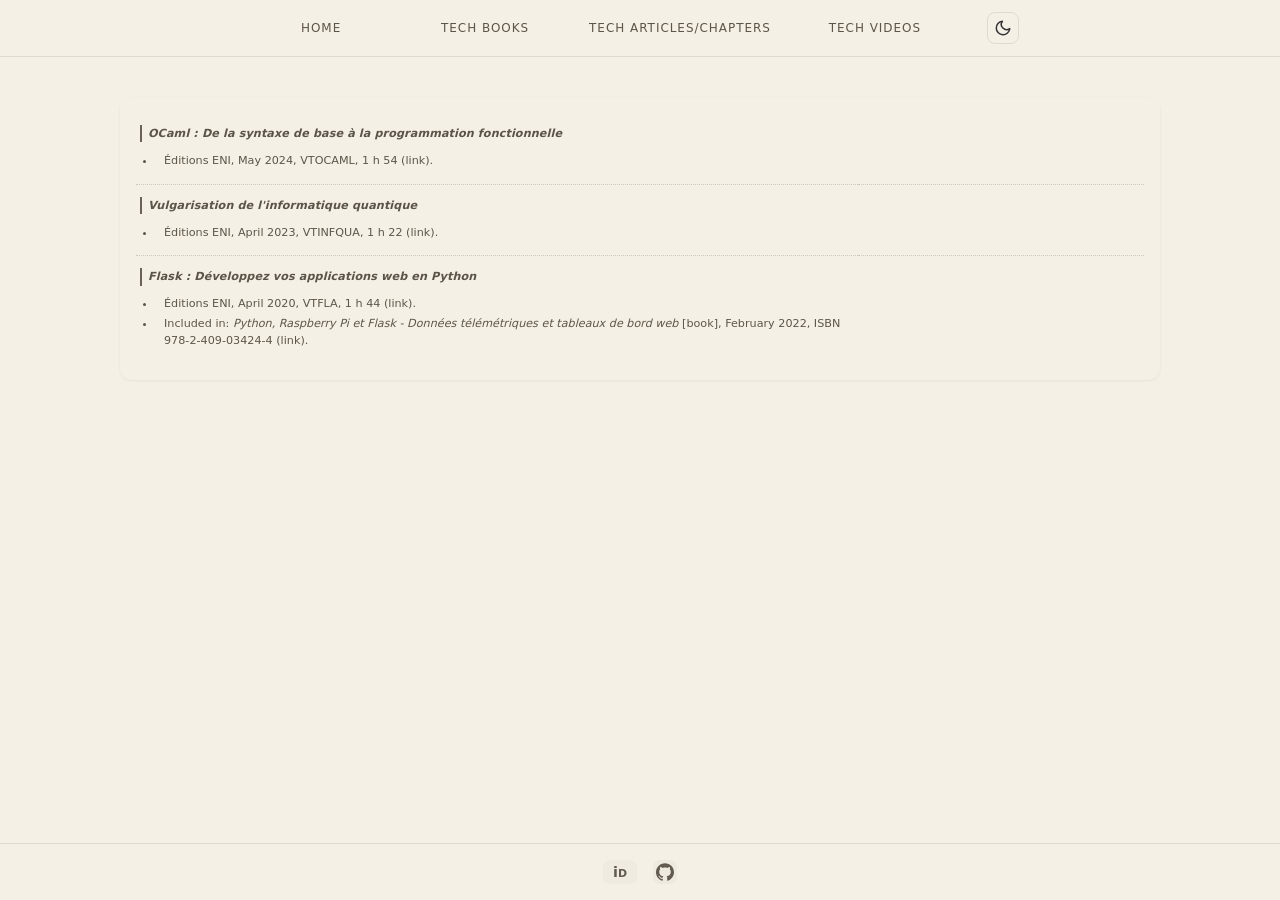
<file: tech_videos.html>
<!DOCTYPE html>
<html lang="en">
<head>
  <meta charset="UTF-8" />
  <meta name="viewport" content="width=device-width, initial-scale=1.0" />
  <meta name="description" content="Tech videos by Benoît Prieur" />
  <title>Tech Videos</title>
  <script async src="https://www.googletagmanager.com/gtag/js?id=G-Q8WHXGDDWG"></script>
  <script src="js/site-head.js?v=20260310a"></script>
  <link rel="stylesheet" href="css/style.css?v=20260926a" />
</head>
<body>
  <header>
    <div class="header-inner">
      <nav>
        <a href="index.html">Home</a>
        <a href="tech_books.html">Tech Books</a>
        <a href="tech_articles.html">Tech Articles/Chapters</a>
        <a href="tech_videos.html">Tech Videos</a>
      </nav>
      <button type="button" id="theme-toggle" class="theme-toggle" aria-label="Toggle dark/light mode">
        <img id="theme-icon" src="images/ui/theme-moon.svg" alt="" width="18" height="18" aria-hidden="true">
      </button>
    </div>
  </header>

  <main>
    <div class="experience-box books-section">
      <table class="books-section">
        <tbody>
          <tr>
            <td class="books-section info-cell">
              <i>OCaml : De la syntaxe de base à la programmation fonctionnelle</i>
              <ul>
                <li>Éditions ENI, May 2024, VTOCAML, 1 h 54 (<a
                    href="https://www.editions-eni.fr/video/ocaml-de-la-syntaxe-de-base-a-la-programmation-fonctionnelle-vtocaml">link</a>).
                </li>
              </ul>
            </td>
            <td class="cover-placeholder cover-cell"></td>
          </tr>
          <tr>
            <td class="books-section info-cell">
              <i>Vulgarisation de l'informatique quantique</i>
              <ul>
                <li>Éditions ENI, April 2023, VTINFQUA, 1 h 22 (<a
                    href="https://www.editions-eni.fr/video/vulgarisation-de-l-informatique-quantique-vtinfqua">link</a>).
                </li>
              </ul>
            </td>
            <td class="cover-placeholder cover-cell"></td>
          </tr>
          <tr>
            <td class="books-section info-cell">
              <i>Flask : Développez vos applications web en Python</i>
              <ul>
                <li>Éditions ENI, April 2020, VTFLA, 1 h 44 (<a
                    href="https://www.editions-eni.fr/video/flask-developpez-vos-applications-web-en-python-vtfla">link</a>).
                </li>
                <li>
                  Included in: <i>Python, Raspberry Pi et Flask - Données télémétriques et tableaux de bord web</i>
                  [book], February 2022, ISBN 978-2-409-03424-4 (<a
                    href="https://www.editions-eni.fr/livre/python-raspberry-pi-et-flask-donnees-telemetriques-et-tableaux-de-bord-web-livre-avec-complement-video-creation-d-une-application-web-avec-flask-9782409034244">link</a>).
                </li>
              </ul>
            </td>
            <td class="cover-placeholder cover-cell"></td>
          </tr>
        </tbody>
      </table>
    </div>
  </main>

  <footer>
    <a href="https://orcid.org/0000-0003-0786-0049" target="_blank" rel="noopener" class="footer-brand footer-orcid" aria-label="ORCID">
      <span class="footer-brand-mark footer-orcid-mark" aria-hidden="true"><span>i</span><span>D</span></span>
    </a>
    <a href="https://github.com/thepriben" target="_blank" rel="noopener" class="footer-brand footer-github" aria-label="GitHub">
      <svg class="footer-github-icon" viewBox="0 0 24 24" aria-hidden="true" focusable="false">
        <path d="M12 0.296c-6.627 0-12 5.373-12 12c0 5.304 3.438 9.8 8.206 11.386c0.6 0.111 0.82-0.261 0.82-0.577c0-0.285-0.01-1.04-0.016-2.04c-3.339 0.726-4.043-1.61-4.043-1.61c-0.546-1.385-1.332-1.756-1.332-1.756c-1.09-0.745 0.082-0.729 0.082-0.729c1.205 0.084 1.84 1.237 1.84 1.237c1.069 1.834 2.807 1.304 3.492 0.997c0.108-0.775 0.418-1.305 0.762-1.604c-2.665-0.303-5.466-1.334-5.466-5.93c0-1.311 0.47-2.381 1.236-3.221c-0.124-0.303-0.536-1.524 0.117-3.176c0 0 1.008-0.322 3.3 1.23c0.958-0.266 1.984-0.399 3.004-0.404c1.02 0.005 2.046 0.138 3.006 0.404c2.29-1.552 3.297-1.23 3.297-1.23c0.655 1.653 0.243 2.874 0.119 3.176c0.77 0.84 1.235 1.91 1.235 3.22c0 4.609-2.804 5.624-5.476 5.921c0.43 0.37 0.814 1.102 0.814 2.222c0 1.606-0.014 2.898-0.014 3.293c0 0.319 0.216 0.694 0.825 0.576c4.765-1.589 8.2-6.084 8.2-11.386c0-6.627-5.373-12-12-12z" />
      </svg>
    </a>
  </footer>
  <script src="js/theme.js?v=20260307b" defer></script>
</body>
</html>
</file>
<file: css/style.css>
/* Theme variables (light = default) */
:root,
[data-theme="light"] {
  --bg: #f5f0e6;
  --bg-soft: #f0ebe0;
  --bg-soft-start: #eae5da;
  --text: #5c5548;
  --text-muted: #6b6358;
  --text-muted-alt: #5a5348;
  --border: #e0d9ce;
  --border-dotted: rgba(92, 85, 72, 0.25);
  --scrollbar: #d4cfc4;
  --scrollbar-hover: #a39d90;
  --shadow: rgba(0, 0, 0, 0.06);
  --shadow-soft: rgba(15, 23, 42, 0.05);
  --shadow-card: rgba(15, 23, 42, 0.1);
  --footer-brand-bg: rgba(107, 99, 88, 0.04);
  --footer-brand-bg-hover: rgba(107, 99, 88, 0.07);
  --footer-brand-text: #635b50;
  --footer-brand-focus: rgba(107, 99, 88, 0.34);
}

[data-theme="dark"] {
  --bg: #1a1a1a;
  --bg-soft: #252525;
  --bg-soft-start: #1f1f1f;
  --text: #d1d5db;
  --text-muted: #9ca3af;
  --text-muted-alt: #b1b5bb;
  --border: #374151;
  --border-dotted: rgba(209, 213, 219, 0.25);
  --scrollbar: #4b5563;
  --scrollbar-hover: #6b7280;
  --shadow: rgba(0, 0, 0, 0.3);
  --shadow-soft: rgba(0, 0, 0, 0.2);
  --shadow-card: rgba(0, 0, 0, 0.35);
  --footer-brand-bg: rgba(156, 163, 175, 0.06);
  --footer-brand-bg-hover: rgba(156, 163, 175, 0.1);
  --footer-brand-text: #c8cdd4;
  --footer-brand-focus: rgba(209, 213, 219, 0.42);
}

html {
  overflow: hidden;
  height: 100%;
}

body {
  margin: 0;
  font-family:
    system-ui,
    -apple-system,
    BlinkMacSystemFont,
    "SF Pro Text",
    "Segoe UI",
    sans-serif;
  background: var(--bg);
  color: var(--text);
  line-height: 1.7;
  font-size: 16px;
  height: 100%;
  display: flex;
  flex-direction: column;
  overflow: hidden;
}

main {
  flex: 1;
  overflow-x: hidden;
  overflow-y: auto;
  scrollbar-width: thin;
  scrollbar-color: var(--scrollbar) transparent;
  scroll-behavior: smooth;
}

main::-webkit-scrollbar {
  width: 6px;
}

main::-webkit-scrollbar-track {
  background: transparent;
}

main::-webkit-scrollbar-thumb {
  background-color: var(--scrollbar);
  border-radius: 3px;
}

main::-webkit-scrollbar-thumb:hover {
  background-color: var(--scrollbar-hover);
}

button,
input,
select,
textarea {
  font: inherit;
}

small {
  font-family: inherit;
}

header {
  border-bottom: 1px solid var(--border);
  background: var(--bg);
}

nav {
  display: flex;
  flex-wrap: wrap;
  justify-content: center;
  gap: 2.75rem;
  text-align: center;
}

nav a {
  flex: 1 1 auto;
  min-width: 120px;
  text-decoration: none;
  color: var(--text);
  font-family: inherit;
  font-size: 0.75rem;
  text-transform: uppercase;
  letter-spacing: 0.08em;
  text-align: center;
}

nav a:hover {
  text-decoration: underline;
}

.experience-box {
  background-color: var(--bg);
  padding: 16px;
  margin: 40px auto;
  width: min(1008px, calc(100% - 32px));
  border-radius: 12px;
  box-shadow: 0 1px 3px var(--shadow);
}

.books-section {
  font-size: 0.7rem;
  line-height: 1.55;
}

table.books-section {
  width: 100%;
  border-collapse: collapse;
  table-layout: fixed;
}

table.books-section tr {
  border-bottom: 1px dotted var(--border-dotted);
}

table.books-section tr:last-child {
  border-bottom: none;
}

table.books-section td {
  padding: 12px 4px;
  vertical-align: top;
  text-align: left;
  word-break: break-word;
}

table.books-section td.info-cell {
  width: 72%;
}

table.books-section td.cover-cell {
  width: 28%;
  text-align: right;
}

table.books-section td.cover-placeholder {
  min-height: 1px;
}

/* Articles: utiliser toute la largeur et masquer la colonne jaquette */
body.page-articles .experience-box {
  width: min(1155px, calc(100% - 8px));
  margin: 16px auto;
  padding: 12px;
}

body.page-articles table.books-section {
  table-layout: auto;
}

body.page-articles table.books-section td.info-cell {
  width: 100%;
}

body.page-articles table.books-section td.cover-cell {
  display: none;
}

.books-section h2,
table.books-section td > i:first-of-type {
  display: inline-block;
  font-size: 0.7rem;
  font-weight: 600;
  letter-spacing: 0.01em;
  border-left: 2px solid var(--text-muted);
  padding-left: 6px;
  color: var(--text-muted-alt);
}

.books-section h2 {
  margin: 12px 0 4px;
  scroll-margin-top: 3rem;
}

table.books-section td > i:first-of-type {
  margin-bottom: 0.35rem;
}

.books-section ul {
  margin: 0.25rem 0 0 1rem;
  padding: 0;
}

.books-section li {
  padding-left: 0.5rem;
  margin-bottom: 0.15rem;
}

.books-section img {
  width: 100%;
  max-width: 140px;
  height: auto;
  border-radius: 5px;
  display: block;
  margin-left: auto;
  filter: brightness(0.92) sepia(0.12);
}

.books-section sup a {
  color: var(--text-muted);
  text-decoration: none;
}

.footnote {
  margin-top: 12px;
  font-size: 0.75rem;
  color: var(--text);
}

/* Section navigation */
.section-nav {
  width: min(1155px, calc(100% - 8px));
  margin: 0.2rem auto 0;
  padding: 0.4rem 0 0.25rem 0;
  display: flex;
  flex-wrap: wrap;
  justify-content: center;
  align-items: center;
  font-size: 0.66rem;
  font-weight: 500;
  text-transform: uppercase;
  letter-spacing: 0.08em;
  row-gap: 0.18rem;
  color: var(--text-muted-alt);
  position: sticky;
  top: 0;
  z-index: 10;
  background: var(--bg);
  border-bottom: 1px solid var(--border);
}

.section-nav a {
  display: inline-block;
  color: inherit;
  text-decoration: none;
  white-space: nowrap;
  opacity: 0.88;
}

.section-nav a:hover {
  color: var(--text);
  text-decoration: underline;
  opacity: 1;
}

.section-nav-sep {
  opacity: 0.45;
  user-select: none;
}

.section-nav-toggle {
  display: inline-block;
  margin: 0;
  padding: 0;
  border: 0;
  background: none;
  font: inherit;
  letter-spacing: inherit;
  text-transform: inherit;
  color: inherit;
  cursor: pointer;
  white-space: nowrap;
  opacity: 0.88;
}

.section-nav-toggle:hover,
.section-nav-toggle:focus-visible {
  color: var(--text);
  text-decoration: underline;
  opacity: 1;
  outline: none;
}

.section-nav-toggle[aria-pressed="true"] {
  color: var(--text);
  opacity: 1;
}

body.articles-by-year .section-nav a[href^="#"],
body.articles-by-year .section-nav-sep {
  display: none;
}

.articles-year-heading {
  margin-top: 0.8rem;
}

.articles-chronology-cell .articles-year-heading:first-child {
  margin-top: 0;
}

.lang-tag {
  display: inline-block;
  padding: 0.1em 0.45em;
  margin-left: 0.2em;
  border-radius: 3px;
  border: 1px solid rgba(201, 162, 39, 0.45);
  font-style: normal;
  font-weight: 500;
  font-size: 0.88em;
  line-height: 1.4;
  letter-spacing: 0.04em;
  color: #9a8230;
  vertical-align: baseline;
}

[data-theme="dark"] .lang-tag {
  border-color: rgba(212, 168, 75, 0.45);
  color: #c9a855;
}

.drapeau-france {
  display: inline-block;
  width: 15px;
  height: 10px;
  background: linear-gradient(
    to right,
    blue 33.33%,
    white 33.33%,
    white 66.66%,
    red 66.66%
  );
  border: 0;
  vertical-align: middle;
  margin-left: 4px;
  margin-bottom: 4px;
}

.flag-keep {
  white-space: nowrap;
}

.drapeau-espagne {
  display: inline-block;
  width: 15px;
  height: 10px;
  background: linear-gradient(
    to bottom,
    #AA151B 0%,
    #AA151B 30%,
    #F1BF00 30%,
    #F1BF00 70%,
    #AA151B 70%,
    #AA151B 100%
  );
  border: 0;
  vertical-align: middle;
  margin-left: 4px;
  margin-bottom: 4px;
}

.drapeau-royaume-uni {
  display: inline-block;
  width: 15px;
  height: 10px;
  background:
    linear-gradient(
      to right,
      transparent 43%,
      #C8102E 43%,
      #C8102E 57%,
      transparent 57%
    ),
    linear-gradient(
      to bottom,
      transparent 43%,
      #C8102E 43%,
      #C8102E 57%,
      transparent 57%
    ),
    linear-gradient(
      to right,
      transparent 36%,
      #FFFFFF 36%,
      #FFFFFF 64%,
      transparent 64%
    ),
    linear-gradient(
      to bottom,
      transparent 36%,
      #FFFFFF 36%,
      #FFFFFF 64%,
      transparent 64%
    ),
    linear-gradient(
      45deg,
      transparent 45%,
      #C8102E 45%,
      #C8102E 55%,
      transparent 55%
    ),
    linear-gradient(
      -45deg,
      transparent 45%,
      #C8102E 45%,
      #C8102E 55%,
      transparent 55%
    ),
    linear-gradient(
      45deg,
      transparent 38%,
      #FFFFFF 38%,
      #FFFFFF 62%,
      transparent 62%
    ),
    linear-gradient(
      -45deg,
      transparent 38%,
      #FFFFFF 38%,
      #FFFFFF 62%,
      transparent 62%
    ),
    #012169;
  background-repeat: no-repeat;
  border: 0;
  vertical-align: middle;
  margin-left: 4px;
  margin-bottom: 4px;
}

.tag {
  display: inline-block;
  padding: 2px 8px;
  border-radius: 999px;
  font-size: 0.75rem;
  color: white;
  background: var(--text);
}

.tag-radio {
  background: transparent;
  color: var(--text-muted);
  border: 1px solid var(--border);
  font-size: 0.4rem;
  padding: 0 2px;
  letter-spacing: 0.02em;
}

a {
  color: var(--text);
  text-decoration: none;
}

a:hover {
  text-decoration: underline;
}

h1,
h2,
h3 {
  font-family: inherit;
  color: var(--text);
  font-weight: 700;
  line-height: 1.3;
}

.main {
  max-width: 800px;
  margin: 3rem auto;
  padding: 0 1rem;
  text-align: center;
}

/* Footer */
footer {
  flex-shrink: 0;
  padding: 1rem;
  border-top: 1px solid var(--border);
  background: var(--bg);
  display: flex;
  justify-content: center;
  align-items: center;
  gap: 1rem;
}

.footer-brand {
  display: inline-flex;
  align-items: center;
  justify-content: center;
  min-width: 24px;
  height: 24px;
  padding: 0 0.3rem;
  border-radius: 7px;
  background: var(--footer-brand-bg);
  color: inherit;
  text-decoration: none;
  transition: background 0.2s ease, border-color 0.2s ease, color 0.2s ease, transform 0.2s ease;
}

.footer-brand-mark {
  display: inline-flex;
  align-items: baseline;
  justify-content: center;
  gap: 0.04em;
  font-size: 0.9rem;
  line-height: 1;
  font-weight: 700;
  color: var(--footer-brand-text);
  transform: translateY(-0.5px);
}

.footer-linkedin {
  width: 24px;
  min-width: 24px;
  padding: 0;
}

.footer-github {
  width: 24px;
  min-width: 24px;
  padding: 0;
}

.footer-github-icon {
  display: block;
  width: 18px;
  height: 18px;
  color: var(--footer-brand-text);
  shape-rendering: geometricPrecision;
}

.footer-github-icon path {
  fill: currentColor;
}

.footer-linkedin-mark {
  letter-spacing: -0.01em;
}

.footer-orcid-mark {
  position: relative;
  min-width: 16px;
  justify-content: center;
  align-items: baseline;
  gap: 0.01em;
  letter-spacing: -0.01em;
}

.footer-orcid-mark > span {
  display: block;
  line-height: 1;
}

.footer-orcid-mark > span:last-child {
  font-size: 0.76em;
  margin-left: -0.01em;
  transform: translateY(0.02em);
}

.footer-society-mark {
  position: relative;
  min-width: 14px;
  justify-content: center;
  align-items: baseline;
  gap: 0;
  letter-spacing: -0.02em;
  font-family: Georgia, "Times New Roman", Times, serif;
  font-style: italic;
  font-size: 0.68rem;
  font-weight: 500;
  opacity: 0.82;
  transform: translateY(1px);
}

.footer-society-mark > span {
  display: block;
  line-height: 1;
}

.footer-society-mark > span:last-child {
  font-size: 0.72em;
  margin-left: -0.02em;
  transform: translateY(0.01em);
}

.footer-society.footer-brand:hover .footer-society-mark {
  opacity: 0.92;
}

.footer-brand:hover {
  background: var(--footer-brand-bg-hover);
}

.footer-brand:focus {
  outline: 2px solid var(--footer-brand-focus);
  outline-offset: 2px;
}

/* Theme toggle button */
.theme-toggle {
  display: inline-flex;
  align-items: center;
  justify-content: center;
  width: 32px;
  height: 32px;
  padding: 0;
  margin-left: 0.5rem;
  border: 1px solid var(--border);
  border-radius: 8px;
  background: var(--bg);
  color: var(--text);
  cursor: pointer;
  font-size: 1rem;
  transition: background 0.2s, border-color 0.2s;
  flex-shrink: 0;
  position: relative;
  z-index: 10;
}

.theme-toggle:hover {
  background: var(--bg-soft);
}

.theme-toggle:focus {
  outline: 2px solid var(--text-muted);
  outline-offset: 2px;
}

.theme-toggle img {
  width: 18px;
  height: 18px;
  display: block;
  pointer-events: none;
}

[data-theme="dark"] #theme-icon {
  filter: invert(1);
}

.header-actions {
  display: inline-flex;
  align-items: center;
  gap: 0.5rem;
  flex-shrink: 0;
}

.header-actions .theme-toggle {
  margin-left: 0;
}

.submarine-toggle {
  display: inline-flex;
  align-items: center;
  justify-content: center;
  align-self: center;
  width: 32px;
  min-width: 32px;
  padding: 0;
  line-height: 0;
}

.submarine-toggle-icon {
  width: 18px;
  height: 18px;
  display: block;
  flex: 0 0 auto;
  transform: translateY(1px);
  opacity: 0.96;
  filter: none;
}

.submarine-toggle.is-active {
  background: linear-gradient(180deg, #f6d45f 0%, #e4b549 100%);
  border-color: #b57a22;
  color: #5a3a12;
  box-shadow: 0 4px 10px rgba(181,122,34,0.18);
}

.submarine-toggle.is-active .submarine-toggle-icon {
  opacity: 1;
}

[data-theme="dark"] .submarine-toggle.is-active {
  background: linear-gradient(180deg, #f6d45f 0%, #d9a63a 100%);
  border-color: #c8902e;
  color: #4e3312;
}

header .header-inner {
  display: flex;
  flex-wrap: wrap;
  align-items: center;
  justify-content: center;
  gap: 2.75rem;
  padding: 0.75rem 1rem;
}

header nav {
  padding: 0;
}

/* Responsive */
@media (max-width: 768px) {
  nav a {
    min-width: 80px;
    font-size: 0.7rem;
  }

  header .header-inner {
    gap: 1rem;
    padding: 0.5rem 0.75rem;
  }

  .header-actions {
    gap: 0.4rem;
  }

  .submarine-toggle {
    width: 32px;
    min-width: 32px;
  }

  .main {
    padding: 0 0.75rem;
    margin: 1.5rem auto;
  }

  .main.postit-container {
    width: calc(100vw - 8px);
    min-height: calc(100vh - 116px);
    padding: 0 4px;
  }

  .experience-box {
    margin: 20px auto;
    padding: 12px;
    width: min(1008px, calc(100% - 24px));
  }

  .postit-container {
    min-height: 100%;
  }

  .postit {
    width: 240px;
    height: 220px;
  }

  .swim-fish {
    width: 104px;
    height: 62px;
  }

  .postit.language-note {
    width: 250px;
    height: 236px;
  }

  .postit.last-book {
    width: 240px;
    height: 300px;
  }
}

@media (max-width: 480px) {
  nav {
    gap: 1rem;
  }

  nav a {
    min-width: 70px;
  }

  .header-actions {
    width: 100%;
    justify-content: center;
  }

  .postit {
    width: 220px;
    height: 200px;
  }

  .main.postit-container {
    width: calc(100vw - 4px);
    min-height: calc(100vh - 110px);
    padding: 0 2px;
  }

  .swim-fish {
    width: 90px;
    height: 54px;
  }

  .postit.language-note {
    width: 224px;
    height: 224px;
  }

  .postit.last-book {
    width: 220px;
    height: 280px;
  }
}

/* Accessibility: focus visible */
a:focus-visible,
button:focus-visible {
  outline: 2px solid var(--text-muted);
  outline-offset: 2px;
}

@media (prefers-reduced-motion: reduce) {
  .swim-fish-motion,
  .swim-fish-svg,
  .swim-fish-bubble {
    animation: none;
  }
}
</file>
<file: css/home.css>
@keyframes postit-float-a {
  0%, 100% { transform: translate(0, 0); }
  25% { transform: translate(8px, -18px); }
  50% { transform: translate(-6px, -8px); }
  75% { transform: translate(-4px, -22px); }
}

@keyframes postit-float-b {
  0%, 100% { transform: translate(0, 0); }
  33% { transform: translate(-10px, -12px); }
  66% { transform: translate(6px, -20px); }
}

@keyframes postit-float-c {
  0%, 100% { transform: translate(0, 0); }
  25% { transform: translate(-8px, -14px); }
  50% { transform: translate(10px, -6px); }
  75% { transform: translate(4px, -24px); }
}

@keyframes aquarium-bubbles {
  0% {
    background-position:
      18% calc(100% + 10px),
      21% calc(100% + 36px),
      24% calc(100% + 62px),
      20% calc(100% + 18px),
      0 0,
      0 0;
  }
  50% {
    background-position:
      calc(18% + 4px) 52%,
      calc(21% - 3px) 44%,
      calc(24% + 5px) 60%,
      calc(20% - 4px) 34%,
      0 0,
      0 0;
  }
  100% {
    background-position:
      calc(18% + 8px) -28px,
      calc(21% - 6px) -42px,
      calc(24% + 8px) -18px,
      calc(20% - 8px) -34px,
      0 0,
      0 0;
  }
}

@keyframes aquarium-column-rise-a {
  0% { bottom: 2px; transform: translate3d(0, 0, 0) scale(0.72); opacity: 0; }
  12% { opacity: 0.62; }
  100% { bottom: calc(100% - 12px); transform: translate3d(10px, 0, 0) scale(1.18); opacity: 0; }
}

@keyframes aquarium-column-rise-b {
  0% { bottom: 0; transform: translate3d(0, 0, 0) scale(0.66); opacity: 0; }
  14% { opacity: 0.54; }
  100% { bottom: calc(100% - 10px); transform: translate3d(-8px, 0, 0) scale(1.08); opacity: 0; }
}

@keyframes aquarium-column-rise-c {
  0% { bottom: 4px; transform: translate3d(0, 0, 0) scale(0.76); opacity: 0; }
  10% { opacity: 0.48; }
  100% { bottom: calc(100% - 16px); transform: translate3d(12px, 0, 0) scale(1.22); opacity: 0; }
}

@keyframes aquarium-column-rise-d {
  0% { bottom: 1px; transform: translate3d(0, 0, 0) scale(0.7); opacity: 0; }
  11% { opacity: 0.52; }
  100% { bottom: calc(100% - 11px); transform: translate3d(-10px, 0, 0) scale(1.12); opacity: 0; }
}

@keyframes aquarium-column-rise-e {
  0% { bottom: 3px; transform: translate3d(0, 0, 0) scale(0.62); opacity: 0; }
  16% { opacity: 0.42; }
  100% { bottom: calc(100% - 9px); transform: translate3d(6px, 0, 0) scale(0.98); opacity: 0; }
}

@keyframes aquarium-column-rise-f {
  0% { bottom: -1px; transform: translate3d(0, 0, 0) scale(0.74); opacity: 0; }
  13% { opacity: 0.58; }
  100% { bottom: calc(100% - 13px); transform: translate3d(-6px, 0, 0) scale(1.14); opacity: 0; }
}

@keyframes aquarium-column-rise-g {
  0% { bottom: 2px; transform: translate3d(0, 0, 0) scale(0.64); opacity: 0; }
  15% { opacity: 0.46; }
  100% { bottom: calc(100% - 10px); transform: translate3d(9px, 0, 0) scale(1.02); opacity: 0; }
}

@keyframes aquarium-column-rise-h {
  0% { bottom: 0; transform: translate3d(0, 0, 0) scale(0.8); opacity: 0; }
  12% { opacity: 0.64; }
  100% { bottom: calc(100% - 15px); transform: translate3d(-12px, 0, 0) scale(1.2); opacity: 0; }
}

.postit-container .postit {
  --drag-water-x: 0px;
  --drag-water-y: 0px;
  --drag-water-tilt: 0deg;
  animation: none;
}

.postit-container .postit.postit-dragging,
.postit-container .postit.postit-water-settling {
  animation: none;
  transform: translate(var(--drag-water-x), var(--drag-water-y)) rotate(var(--drag-water-tilt));
}

.postit-container.aquarium-active .postit.language-note {
  animation: postit-float-a 9s ease-in-out infinite;
  animation-delay: 0s;
}

.postit-container.aquarium-active .postit.last-book {
  animation: postit-float-b 11s ease-in-out infinite;
  animation-delay: 1s;
}

.postit-container.aquarium-active .postit.last-article {
  animation: postit-float-c 10.5s ease-in-out infinite;
  animation-delay: 1.8s;
}

.postit-container.aquarium-active .postit.last-chapter {
  animation: postit-float-b 10.8s ease-in-out infinite;
  animation-delay: 2.4s;
}

.main.postit-container {
  width: calc(100vw - 12px);
  max-width: none;
  min-height: calc(100vh - 122px);
  margin: 0 auto;
  padding: 0 6px;
  box-sizing: border-box;
}

body.page-home main {
  min-height: 0;
  overflow: hidden;
}

body.page-home .main.postit-container,
body.page-home .postit-container {
  height: 100%;
  min-height: 0;
}

body.page-home .main.postit-container {
  width: 100vw;
  margin: 0;
  padding: 0;
}

.postit-container {
  position: relative;
  min-height: 100%;
  overflow: visible;
  border-radius: 18px;
  isolation: isolate;
}

.postit-container::before {
  content: "";
  position: absolute;
  inset: 0;
  z-index: 0;
  pointer-events: none;
  background:
    radial-gradient(circle at 18% 18%, rgba(146,210,223,0.08), transparent 24%),
    radial-gradient(circle at 84% 30%, rgba(107,189,205,0.08), transparent 22%),
    linear-gradient(180deg, rgba(122,196,212,0.06), transparent 28%, rgba(105,173,189,0.04) 72%, rgba(92,159,176,0.08));
}

[data-theme="dark"] .postit-container::before {
  background:
    radial-gradient(circle at 18% 18%, rgba(125,168,186,0.08), transparent 24%),
    radial-gradient(circle at 84% 30%, rgba(132,179,197,0.08), transparent 22%),
    linear-gradient(180deg, rgba(77,116,126,0.08), transparent 28%, rgba(44,69,79,0.04) 72%, rgba(75,108,118,0.1));
}

[data-theme="light"] .postit-container.aquarium-active {
  background: #acd9e4;
  box-shadow:
    inset 0 0 0 1px rgba(78, 111, 121, 0.34),
    inset 0 0 0 8px rgba(73, 54, 37, 0.28),
    inset 0 0 0 10px rgba(172, 136, 86, 0.28),
    inset 0 0 0 12px rgba(239, 223, 192, 0.16),
    inset 0 18px 28px rgba(255,255,255,0.24),
    inset 18px 0 24px rgba(255,255,255,0.12),
    inset -20px -14px 28px rgba(58, 116, 136, 0.18),
    inset 0 -22px 30px rgba(66, 134, 158, 0.12),
    0 12px 28px rgba(64, 107, 122, 0.12);
}

[data-theme="dark"] .postit-container.aquarium-active {
  box-shadow:
    inset 0 0 0 1px rgba(165, 200, 214, 0.14),
    inset 0 0 0 10px rgba(104, 132, 145, 0.08),
    inset 0 0 0 12px rgba(31, 47, 56, 0.22),
    inset 0 12px 18px rgba(188, 224, 236, 0.04),
    inset -12px -8px 20px rgba(0, 0, 0, 0.18),
    0 8px 22px rgba(0, 0, 0, 0.22);
}

[data-theme="light"] .postit-container.aquarium-active::before {
  background:
    linear-gradient(135deg, rgba(255,255,255,0.26) 0 12%, rgba(255,255,255,0) 18% 54%, rgba(88, 149, 171, 0.18) 70% 100%),
    linear-gradient(152deg, rgba(255,255,255,0) 0 26%, rgba(255,255,255,0.18) 35% 42%, rgba(255,255,255,0) 50% 100%),
    linear-gradient(116deg, rgba(93, 154, 176, 0.08) 0 20%, rgba(255,255,255,0) 28% 74%, rgba(71, 129, 150, 0.14) 84% 100%),
    linear-gradient(90deg, rgba(255,255,255,0.2), transparent 5%, transparent 95%, rgba(92, 148, 167, 0.18)),
    linear-gradient(180deg, rgba(255,255,255,0.2), transparent 7%, transparent 93%, rgba(84, 141, 161, 0.14)),
    radial-gradient(circle at 15% 14%, rgba(246,253,255,0.48), transparent 18%),
    radial-gradient(circle at 82% 18%, rgba(236,250,255,0.3), transparent 15%),
    radial-gradient(circle at 70% 70%, rgba(80, 147, 170, 0.12), transparent 22%),
    linear-gradient(180deg, rgba(255,255,255,0.1), rgba(255,255,255,0) 28%, rgba(108, 172, 195, 0.14) 100%);
}

[data-theme="dark"] .postit-container.aquarium-active::before {
  background:
    linear-gradient(135deg, rgba(209, 236, 245, 0.04) 0 16%, rgba(209, 236, 245, 0) 20% 66%, rgba(24, 36, 43, 0.14) 74% 100%),
    linear-gradient(154deg, rgba(255,255,255,0) 0 34%, rgba(188, 224, 236, 0.05) 41% 45%, rgba(255,255,255,0) 51% 100%),
    linear-gradient(90deg, rgba(214,231,238,0.06), transparent 4%, transparent 96%, rgba(81, 110, 122, 0.12)),
    linear-gradient(180deg, rgba(214,231,238,0.05), transparent 6%, transparent 94%, rgba(64, 89, 101, 0.12)),
    radial-gradient(circle at 18% 16%, rgba(184, 214, 224, 0.08), transparent 20%),
    radial-gradient(circle at 80% 20%, rgba(118, 151, 164, 0.08), transparent 16%),
    linear-gradient(180deg, rgba(118, 151, 164, 0.04), rgba(0,0,0,0) 34%, rgba(35, 55, 65, 0.08) 100%);
}

[data-theme="light"] .postit-container.aquarium-active::after {
  content: "";
  position: absolute;
  inset: 0;
  z-index: 0;
  pointer-events: none;
  opacity: 0.58;
  background-image:
    radial-gradient(circle, rgba(255,255,255,0.4) 0 1.4px, rgba(255,255,255,0.12) 2px, transparent 3.4px),
    radial-gradient(circle, rgba(255,255,255,0.32) 0 2px, rgba(255,255,255,0.1) 2.7px, transparent 4.1px),
    radial-gradient(circle, rgba(255,255,255,0.26) 0 1.2px, rgba(255,255,255,0.08) 1.8px, transparent 3.2px),
    radial-gradient(circle, rgba(255,255,255,0.24) 0 1.6px, rgba(255,255,255,0.08) 2.3px, transparent 3.6px),
    linear-gradient(180deg, rgba(255,255,255,0.05), transparent 28%),
    radial-gradient(circle at 30% 18%, rgba(255,255,255,0.08), transparent 18%);
  background-size:
    138px 190px,
    184px 250px,
    228px 310px,
    266px 340px,
    100% 100%,
    100% 100%;
  background-position:
    18% calc(100% + 10px),
    21% calc(100% + 36px),
    24% calc(100% + 62px),
    20% calc(100% + 18px),
    0 0,
    0 0;
  background-repeat: no-repeat;
  animation: aquarium-bubbles 18s linear infinite;
}

.postit-container .postit {
  position: absolute;
  cursor: grab;
  user-select: none;
  touch-action: none;
  z-index: 5;
  backface-visibility: hidden;
  transition: opacity 0.24s ease, visibility 0.24s ease;
}

.postit-container.aquarium-postits-hidden .postit {
  opacity: 0;
  visibility: hidden;
  pointer-events: none;
  animation: none;
  transition: none;
}

.aquarium-bubble-column {
  --aquarium-bubble-stroke: rgba(61,147,182,0.9);
  --aquarium-bubble-fill: rgba(255,255,255,0.72);
  position: absolute;
  left: 8%;
  bottom: 4px;
  width: 76px;
  height: calc(100% - 8px);
  pointer-events: none;
  z-index: 7;
  opacity: 0;
  transition: opacity 0.24s ease;
}

.aquarium-bubble-column-right {
  --aquarium-bubble-stroke: rgba(93, 170, 196, 0.9);
  --aquarium-bubble-fill: rgba(255,255,255,0.68);
  left: auto;
  right: 108px;
}

[data-theme="light"] .postit-container.aquarium-active .aquarium-bubble-column,
[data-theme="dark"] .postit-container.aquarium-active .aquarium-bubble-column {
  opacity: 1;
}

[data-theme="dark"] .aquarium-bubble-column {
  --aquarium-bubble-stroke: rgba(255,255,255,0.94);
  --aquarium-bubble-fill: rgba(255,255,255,0.22);
}

[data-theme="dark"] .aquarium-bubble-column-right {
  --aquarium-bubble-stroke: rgba(218, 240, 248, 0.88);
  --aquarium-bubble-fill: rgba(255,255,255,0.18);
}

.aquarium-column-bubble {
  position: absolute;
  bottom: -2px;
  border-radius: 50%;
  border: 2px solid var(--aquarium-bubble-stroke);
  background: var(--aquarium-bubble-fill);
  box-shadow:
    inset 0 0 0 1px rgba(255,255,255,0.14),
    0 0 12px rgba(61,147,182,0.12);
  opacity: 0;
}

.aquarium-column-bubble-a {
  left: 10px;
  width: 12px;
  height: 12px;
  animation: aquarium-column-rise-a 7.2s linear infinite;
  animation-delay: -4.1s;
}

.aquarium-column-bubble-b {
  left: 28px;
  width: 8px;
  height: 8px;
  animation: aquarium-column-rise-b 5.9s linear infinite;
  animation-delay: -2.6s;
}

.aquarium-column-bubble-c {
  left: 0;
  width: 16px;
  height: 16px;
  animation: aquarium-column-rise-c 8.6s linear infinite;
  animation-delay: -6.2s;
}

.aquarium-column-bubble-d {
  left: 42px;
  width: 10px;
  height: 10px;
  animation: aquarium-column-rise-d 6.7s linear infinite;
  animation-delay: -1.9s;
}

.aquarium-column-bubble-e {
  left: 22px;
  width: 7px;
  height: 7px;
  animation: aquarium-column-rise-e 5.1s linear infinite;
  animation-delay: -3.4s;
}

.aquarium-column-bubble-f {
  left: 52px;
  width: 9px;
  height: 9px;
  animation: aquarium-column-rise-f 7.8s linear infinite;
  animation-delay: -5.2s;
}

.aquarium-column-bubble-g {
  left: 34px;
  width: 6px;
  height: 6px;
  animation: aquarium-column-rise-g 4.9s linear infinite;
  animation-delay: -1.4s;
}

.aquarium-column-bubble-h {
  left: 60px;
  width: 13px;
  height: 13px;
  animation: aquarium-column-rise-h 8.9s linear infinite;
  animation-delay: -7.1s;
}

.aquarium-bubble-column-right .aquarium-column-bubble {
  box-shadow:
    inset 0 0 0 1px rgba(255,255,255,0.12),
    0 0 14px rgba(102, 171, 194, 0.14);
}

.aquarium-bubble-column-right .aquarium-column-bubble-a {
  left: 18px;
  width: 9px;
  height: 9px;
  animation-duration: 6.4s;
  animation-delay: -1.7s;
}

.aquarium-bubble-column-right .aquarium-column-bubble-b {
  left: 6px;
  width: 13px;
  height: 13px;
  animation-duration: 8.1s;
  animation-delay: -5.3s;
}

.aquarium-bubble-column-right .aquarium-column-bubble-c {
  left: 36px;
  width: 7px;
  height: 7px;
  animation-duration: 5.4s;
  animation-delay: -0.9s;
}

.aquarium-bubble-column-right .aquarium-column-bubble-d {
  left: 52px;
  width: 14px;
  height: 14px;
  animation-duration: 9.3s;
  animation-delay: -6.6s;
}

.aquarium-bubble-column-right .aquarium-column-bubble-e {
  left: 26px;
  width: 6px;
  height: 6px;
  animation-duration: 4.7s;
  animation-delay: -2.1s;
}

.aquarium-bubble-column-right .aquarium-column-bubble-f {
  left: 44px;
  width: 11px;
  height: 11px;
  animation-duration: 7.1s;
  animation-delay: -3.8s;
}

.aquarium-bubble-column-right .aquarium-column-bubble-g {
  left: 58px;
  width: 8px;
  height: 8px;
  animation-duration: 5.8s;
  animation-delay: -4.7s;
}

.aquarium-bubble-column-right .aquarium-column-bubble-h {
  left: 2px;
  width: 15px;
  height: 15px;
  animation-duration: 9.7s;
  animation-delay: -7.8s;
}

.aquarium-bottomscape {
  position: absolute;
  left: 0;
  right: 0;
  bottom: 0;
  height: 212px;
  pointer-events: none;
  z-index: 2;
  opacity: 0;
  transform: translate3d(0, 8px, 0);
  transition: opacity 0.24s ease, transform 0.28s ease;
}

.aquarium-bottomscape::before {
  content: "";
  position: absolute;
  left: 0;
  right: 0;
  bottom: 0;
  height: 84px;
  z-index: 0;
  background:
    radial-gradient(180px 30px at 10% 100%, rgba(223, 198, 144, 0.84) 0 56%, transparent 58%),
    radial-gradient(150px 22px at 23% 100%, rgba(206, 179, 124, 0.7) 0 58%, transparent 60%),
    radial-gradient(210px 36px at 42% 100%, rgba(229, 204, 152, 0.92) 0 58%, transparent 60%),
    radial-gradient(132px 20px at 57% 100%, rgba(201, 174, 119, 0.72) 0 56%, transparent 58%),
    radial-gradient(168px 28px at 73% 100%, rgba(219, 191, 137, 0.82) 0 58%, transparent 60%),
    radial-gradient(196px 34px at 92% 100%, rgba(231, 207, 158, 0.88) 0 58%, transparent 60%),
    radial-gradient(circle at 8% 72%, rgba(255, 244, 213, 0.14) 0 1.6px, transparent 1.8px),
    radial-gradient(circle at 18% 84%, rgba(156, 127, 83, 0.14) 0 1.4px, transparent 1.6px),
    radial-gradient(circle at 31% 76%, rgba(255, 240, 205, 0.12) 0 1.7px, transparent 1.9px),
    radial-gradient(circle at 44% 86%, rgba(150, 121, 79, 0.13) 0 1.5px, transparent 1.7px),
    radial-gradient(circle at 59% 74%, rgba(255, 241, 208, 0.11) 0 1.6px, transparent 1.8px),
    radial-gradient(circle at 71% 85%, rgba(150, 121, 79, 0.12) 0 1.5px, transparent 1.7px),
    radial-gradient(circle at 86% 77%, rgba(255, 240, 208, 0.12) 0 1.7px, transparent 1.9px),
    linear-gradient(180deg, rgba(255,255,255,0.05), transparent 34%),
    linear-gradient(180deg, rgba(231, 209, 166, 0.18) 0%, rgba(205, 175, 119, 0.7) 42%, rgba(164, 130, 81, 0.92) 100%);
  box-shadow:
    inset 0 1px 0 rgba(255,255,255,0.08),
    inset 0 -10px 18px rgba(119, 87, 50, 0.16);
}

[data-theme="dark"] .aquarium-bottomscape::before {
  background:
    radial-gradient(180px 30px at 10% 100%, rgba(129, 112, 83, 0.72) 0 56%, transparent 58%),
    radial-gradient(150px 22px at 23% 100%, rgba(106, 91, 67, 0.62) 0 58%, transparent 60%),
    radial-gradient(210px 36px at 42% 100%, rgba(142, 123, 92, 0.76) 0 58%, transparent 60%),
    radial-gradient(132px 20px at 57% 100%, rgba(102, 87, 63, 0.58) 0 56%, transparent 58%),
    radial-gradient(168px 28px at 73% 100%, rgba(133, 115, 84, 0.68) 0 58%, transparent 60%),
    radial-gradient(196px 34px at 92% 100%, rgba(150, 131, 99, 0.72) 0 58%, transparent 60%),
    radial-gradient(circle at 8% 72%, rgba(219, 204, 175, 0.08) 0 1.6px, transparent 1.8px),
    radial-gradient(circle at 18% 84%, rgba(66, 56, 41, 0.18) 0 1.4px, transparent 1.6px),
    radial-gradient(circle at 31% 76%, rgba(223, 209, 180, 0.07) 0 1.7px, transparent 1.9px),
    radial-gradient(circle at 44% 86%, rgba(69, 59, 44, 0.18) 0 1.5px, transparent 1.7px),
    radial-gradient(circle at 59% 74%, rgba(220, 205, 177, 0.07) 0 1.6px, transparent 1.8px),
    radial-gradient(circle at 71% 85%, rgba(69, 59, 44, 0.16) 0 1.5px, transparent 1.7px),
    radial-gradient(circle at 86% 77%, rgba(220, 205, 177, 0.07) 0 1.7px, transparent 1.9px),
    linear-gradient(180deg, rgba(255,255,255,0.02), transparent 34%),
    linear-gradient(180deg, rgba(134, 118, 88, 0.18) 0%, rgba(96, 81, 60, 0.64) 42%, rgba(64, 52, 39, 0.9) 100%);
  box-shadow:
    inset 0 1px 0 rgba(219, 204, 175, 0.03),
    inset 0 -10px 18px rgba(0, 0, 0, 0.2);
}

.aquarium-bottomscape::after {
  content: "";
  position: absolute;
  left: 7%;
  right: 7%;
  bottom: 58px;
  height: 4px;
  z-index: 0;
  border-radius: 999px;
  background:
    linear-gradient(90deg,
      rgba(255,255,255,0) 0,
      rgba(236, 247, 251, 0.34) 12%,
      rgba(110, 162, 180, 0.2) 50%,
      rgba(236, 247, 251, 0.3) 88%,
      rgba(255,255,255,0) 100%);
  box-shadow:
    0 1px 0 rgba(255,255,255,0.12),
    0 -1px 0 rgba(73, 124, 142, 0.08);
  opacity: 0.46;
}

[data-theme="dark"] .aquarium-bottomscape::after {
  background:
    linear-gradient(90deg,
      rgba(255,255,255,0) 0,
      rgba(182, 209, 219, 0.1) 12%,
      rgba(90, 120, 132, 0.12) 50%,
      rgba(182, 209, 219, 0.08) 88%,
      rgba(255,255,255,0) 100%);
  box-shadow:
    0 1px 0 rgba(214,231,238,0.05),
    0 -1px 0 rgba(0,0,0,0.16);
  opacity: 0.28;
}

.postit-container.aquarium-active .aquarium-bottomscape {
  opacity: 1;
  transform: translate3d(0, 0, 0);
}

[data-theme="light"] .postit-container.aquarium-active .aquarium-bottomscape {
  opacity: 0.96;
}

.aquarium-front-frame {
  position: absolute;
  inset: 0;
  border-radius: 18px;
  pointer-events: none;
  z-index: 4;
  opacity: 0;
  transition: opacity 0.24s ease;
}

.postit-container.aquarium-active .aquarium-front-frame {
  opacity: 1;
}

[data-theme="light"] .aquarium-front-frame {
  box-shadow:
    inset 0 0 0 1px rgba(70, 99, 108, 0.38),
    inset 0 0 0 8px rgba(72, 53, 36, 0.24),
    inset 0 0 0 10px rgba(170, 132, 83, 0.26),
    inset 0 0 0 12px rgba(241, 226, 196, 0.12),
    inset 0 1px 0 12px rgba(255,255,255,0.14),
    inset 0 -1px 0 12px rgba(72, 128, 146, 0.08);
}

[data-theme="dark"] .aquarium-front-frame {
  box-shadow:
    inset 0 0 0 1px rgba(171, 201, 213, 0.12),
    inset 0 0 0 8px rgba(34, 49, 58, 0.18),
    inset 0 0 0 10px rgba(87, 114, 126, 0.1),
    inset 0 1px 0 10px rgba(213, 231, 238, 0.04),
    inset 0 -1px 0 10px rgba(0, 0, 0, 0.14);
}

.aquarium-pebble-field {
  position: absolute;
  inset: auto 0 12px 0;
  height: 72px;
  z-index: 1;
}

.aquarium-pebble {
  position: absolute;
  bottom: 0;
  border-radius: 999px;
  border: 1.5px solid rgba(99, 112, 117, 0.18);
  background: linear-gradient(180deg, rgba(250,255,255,0.16), rgba(143, 157, 161, 0.2));
  box-shadow: 0 1px 0 rgba(255,255,255,0.06) inset;
  opacity: 0.7;
  filter: blur(0.4px);
}

[data-theme="light"] .aquarium-pebble {
  border-color: rgba(92, 106, 112, 0.34);
  background: linear-gradient(180deg, rgba(255,255,255,0.34), rgba(161, 175, 180, 0.36));
  box-shadow:
    0 1px 0 rgba(255,255,255,0.16) inset,
    0 1px 0 rgba(86, 99, 104, 0.08);
  opacity: 0.92;
  filter: none;
}

[data-theme="dark"] .aquarium-pebble {
  border-color: rgba(207, 219, 224, 0.12);
  background: linear-gradient(180deg, rgba(232,239,242,0.12), rgba(129, 144, 149, 0.16));
}

.aquarium-pebble-a { left: 4%; width: 48px; height: 18px; bottom: 10px; }
.aquarium-pebble-b { left: 15%; width: 34px; height: 13px; bottom: 28px; }
.aquarium-pebble-c { left: 27%; width: 56px; height: 20px; bottom: 16px; }
.aquarium-pebble-d { left: 41%; width: 38px; height: 14px; bottom: 34px; }
.aquarium-pebble-e { left: 54%; width: 62px; height: 22px; bottom: 14px; }
.aquarium-pebble-f { left: 67%; width: 42px; height: 15px; bottom: 30px; }
.aquarium-pebble-g { left: 79%; width: 58px; height: 20px; bottom: 12px; }
.aquarium-pebble-h { left: 91%; width: 32px; height: 12px; bottom: 26px; }

.aquarium-society-sign {
  position: absolute;
  left: 118px;
  bottom: 52px;
  z-index: 2;
  pointer-events: auto;
  cursor: pointer;
  text-decoration: none;
  transform: rotate(-8deg);
  transform-origin: 14% 92%;
  opacity: 0.58;
  transition: opacity 0.22s ease, filter 0.22s ease;
  filter: saturate(0.82);
}

.aquarium-society-sign:hover,
.aquarium-society-sign:focus-visible {
  opacity: 0.82;
  filter: saturate(0.95);
  outline: none;
}

.aquarium-society-board {
  position: relative;
  display: block;
  min-width: 2.6rem;
  padding: 3px 8px 4px;
  border-radius: 2px 3px 3px 2px;
  border: 0.5px solid rgba(72, 92, 88, 0.28);
  background:
    linear-gradient(168deg, rgba(132, 148, 142, 0.52), rgba(96, 112, 106, 0.62) 48%, rgba(82, 96, 92, 0.68));
  box-shadow:
    inset 0 1px 0 rgba(196, 228, 220, 0.1),
    inset 0 -3px 6px rgba(36, 52, 48, 0.14),
    0 1px 0 rgba(28, 40, 38, 0.08);
  overflow: hidden;
}

.aquarium-society-board::before {
  content: "";
  position: absolute;
  inset: 0;
  background:
    linear-gradient(180deg, rgba(120, 188, 196, 0.14), transparent 42%),
    radial-gradient(circle at 72% 18%, rgba(174, 219, 180, 0.08), transparent 48%);
  pointer-events: none;
}

.aquarium-society-board::after {
  content: "";
  position: absolute;
  left: 0;
  right: 0;
  bottom: 0;
  height: 42%;
  background: linear-gradient(180deg, transparent, rgba(118, 102, 74, 0.16));
  pointer-events: none;
}

.aquarium-society-text {
  position: relative;
  z-index: 1;
  display: block;
  color: rgba(68, 88, 82, 0.52);
  font-size: 0.48rem;
  font-style: italic;
  font-weight: 500;
  letter-spacing: 0.06em;
  line-height: 1.15;
  text-transform: lowercase;
  white-space: nowrap;
  text-shadow: 0 0.5px 0 rgba(196, 228, 220, 0.1);
  -webkit-mask-image:
    linear-gradient(90deg, transparent 0 38%, rgba(0, 0, 0, 0.22) 44%, rgba(0, 0, 0, 0.72) 52%, #000 58%, #000 100%);
  mask-image:
    linear-gradient(90deg, transparent 0 38%, rgba(0, 0, 0, 0.22) 44%, rgba(0, 0, 0, 0.72) 52%, #000 58%, #000 100%);
}

.aquarium-society-wear {
  position: absolute;
  inset: 0;
  z-index: 2;
  pointer-events: none;
  background:
    radial-gradient(circle at 18% 44%, rgba(112, 138, 128, 0.38) 0 36%, transparent 38%),
    radial-gradient(circle at 34% 30%, rgba(98, 122, 114, 0.26) 0 28%, transparent 30%),
    linear-gradient(115deg, transparent 22%, rgba(88, 108, 102, 0.2) 42%, transparent 54%);
  mix-blend-mode: multiply;
  opacity: 0.82;
}

.aquarium-society-moss {
  position: absolute;
  z-index: 3;
  border-radius: 46% 54% 58% 42% / 52% 48% 54% 46%;
  pointer-events: none;
}

.aquarium-society-moss-a {
  left: -3px;
  top: -2px;
  width: 14px;
  height: 11px;
  background:
    radial-gradient(circle at 28% 28%, rgba(174, 219, 180, 0.92), rgba(78, 141, 106, 0.9) 58%, rgba(45, 97, 71, 0.86));
  opacity: 0.88;
  transform: rotate(-10deg);
}

.aquarium-society-moss-b {
  left: 8px;
  top: 1px;
  width: 11px;
  height: 9px;
  background:
    radial-gradient(circle at 35% 30%, rgba(159, 210, 168, 0.88), rgba(62, 116, 86, 0.86));
  opacity: 0.8;
  transform: rotate(14deg);
}

.aquarium-society-moss-c {
  left: 12px;
  top: 4px;
  width: 8px;
  height: 7px;
  background:
    radial-gradient(circle at 40% 35%, rgba(143, 196, 154, 0.86), rgba(53, 92, 68, 0.84));
  opacity: 0.68;
  transform: rotate(-6deg);
}

.aquarium-society-moss-d {
  left: 2px;
  bottom: 0;
  width: 9px;
  height: 6px;
  background:
    radial-gradient(circle at 60% 40%, rgba(130, 184, 142, 0.84), rgba(48, 88, 66, 0.82));
  opacity: 0.62;
  transform: rotate(8deg);
}

.aquarium-society-sign:hover .aquarium-society-text,
.aquarium-society-sign:focus-visible .aquarium-society-text {
  color: rgba(72, 92, 86, 0.52);
}

[data-theme="dark"] .aquarium-society-sign {
  filter: saturate(0.76) brightness(0.92);
}

[data-theme="dark"] .aquarium-society-sign:hover,
[data-theme="dark"] .aquarium-society-sign:focus-visible {
  filter: saturate(0.88) brightness(0.98);
}

[data-theme="dark"] .aquarium-society-board {
  border-color: rgba(88, 108, 102, 0.24);
  background:
    linear-gradient(168deg, rgba(68, 82, 78, 0.58), rgba(52, 64, 60, 0.66) 48%, rgba(42, 52, 50, 0.72));
  box-shadow:
    inset 0 1px 0 rgba(196, 228, 220, 0.04),
    inset 0 -3px 6px rgba(0, 0, 0, 0.18),
    0 1px 0 rgba(0, 0, 0, 0.14);
}

[data-theme="dark"] .aquarium-society-text {
  color: rgba(178, 198, 188, 0.38);
}

[data-theme="dark"] .aquarium-society-wear {
  background:
    radial-gradient(circle at 24% 42%, rgba(68, 88, 82, 0.36) 0 38%, transparent 40%),
    radial-gradient(circle at 58% 28%, rgba(58, 76, 70, 0.3) 0 32%, transparent 34%),
    radial-gradient(circle at 82% 62%, rgba(62, 80, 74, 0.24) 0 28%, transparent 30%);
}

[data-theme="dark"] .aquarium-society-moss-a {
  background:
    radial-gradient(circle at 28% 28%, rgba(130, 176, 142, 0.84), rgba(48, 88, 68, 0.88) 58%, rgba(28, 58, 44, 0.9));
}

[data-theme="dark"] .aquarium-society-moss-b {
  background:
    radial-gradient(circle at 35% 30%, rgba(118, 162, 130, 0.82), rgba(40, 78, 58, 0.86));
}

[data-theme="dark"] .aquarium-society-moss-c {
  background:
    radial-gradient(circle at 40% 35%, rgba(108, 152, 122, 0.8), rgba(36, 68, 52, 0.84));
}

[data-theme="dark"] .aquarium-society-moss-d {
  background:
    radial-gradient(circle at 60% 40%, rgba(98, 142, 112, 0.78), rgba(32, 62, 48, 0.82));
}

[data-theme="dark"] .aquarium-society-sign:hover .aquarium-society-text,
[data-theme="dark"] .aquarium-society-sign:focus-visible .aquarium-society-text {
  color: rgba(186, 204, 194, 0.42);
}

.aquarium-plant {
  --plant-stem: #4e8d6a;
  --plant-stem-deep: #2d6147;
  --plant-stem-soft: #aedbb4;
  --plant-leaf: #72ab82;
  --plant-leaf-mid: #9fd2a8;
  --plant-leaf-gloss: rgba(247, 255, 248, 0.62);
  --plant-glow: rgba(122, 208, 173, 0.18);
  --plant-shadow: rgba(23, 53, 36, 0.12);
  --plant-leaf-shadow: rgba(39, 84, 56, 0.18);
  --plant-sand: rgba(187, 171, 134, 0.22);
  --plant-sand-deep: rgba(130, 112, 76, 0.2);
  --plant-pebble: rgba(134, 146, 150, 0.46);
  --plant-ink: rgba(34, 63, 46, 0.95);
  --plant-ink-soft: rgba(56, 92, 70, 0.22);
  --plant-sand-ink: rgba(122, 97, 62, 0.34);
  position: absolute;
  bottom: 8px;
  width: 188px;
  height: 196px;
  pointer-events: none;
  z-index: 2;
  filter: drop-shadow(0 2px 0 rgba(40, 68, 49, 0.08)) drop-shadow(0 8px 10px rgba(24, 41, 33, 0.08));
  transform-origin: 50% 100%;
}

.aquarium-plant-left {
  left: -8px;
  transform: scale(0.94) rotate(-1.2deg);
  z-index: 3;
}

.aquarium-plant-mid {
  left: 37%;
  transform: scale(1.02) rotate(1.1deg);
}

.aquarium-plant-right {
  right: -2px;
  transform: scale(0.98) rotate(-0.6deg);
}

/* Le pion blanc d'origine : même physique que la radio, le sismo et la carte. */
.aquarium-pawn {
  --drag-water-x: 0px;
  --drag-water-y: 0px;
  --drag-water-tilt: 0deg;
  --pawn-sink-sway-x: 0px;
  --pawn-sink-sway-y: 0px;
  --pawn-sink-sway-tilt: 0deg;
  --pawn-rest-tilt: 0deg;
  --pawn-lift-y: 0px;
  --pawn-grain: rgba(170, 131, 82, 0.86);
  --pawn-grain-soft: rgba(231, 201, 150, 0.72);
  --pawn-impact-scale: 1;
  --pawn-impact-opacity: 1;
  --pawn-bubble-burst-scale: 1;
  position: absolute;
  z-index: 2;
  width: 128px;
  height: 176px;
  cursor: grab;
  user-select: none;
  touch-action: none;
  overflow: visible;
  opacity: 0;
  visibility: hidden;
  pointer-events: none;
}

.postit-container.aquarium-active .aquarium-pawn {
  opacity: 1;
  visibility: visible;
  pointer-events: auto;
}

.aquarium-pawn.aquarium-pawn-hidden {
  opacity: 0;
  visibility: hidden;
  pointer-events: none;
}

.aquarium-pawn * { pointer-events: none; }

.aquarium-pawn.postit-dragging { cursor: grabbing; }

.aquarium-pawn-motion {
  position: absolute;
  inset: 0;
  transform: translate3d(0, var(--pawn-lift-y), 0) rotate(var(--pawn-rest-tilt));
  transform-origin: 50% 84%;
  will-change: transform;
}

.aquarium-pawn.postit-dragging .aquarium-pawn-motion,
.aquarium-pawn.postit-water-settling .aquarium-pawn-motion,
.aquarium-pawn.pawn-sinking .aquarium-pawn-motion {
  transform: translate3d(
      calc(var(--drag-water-x) + var(--pawn-sink-sway-x)),
      calc(var(--drag-water-y) + var(--pawn-sink-sway-y) + var(--pawn-lift-y)),
      0
    )
    rotate(calc(var(--pawn-rest-tilt) + var(--drag-water-tilt) + var(--pawn-sink-sway-tilt)));
}

.aquarium-pawn.pawn-sinking { --pawn-lift-y: 3px; }

.aquarium-pawn-bouton {
  position: absolute;
  inset: 0;
  margin: 0;
  padding: 0;
  border: 0;
  background: none;
  color: inherit;
  font: inherit;
  text-align: left;
}

.aquarium-pawn-bouton:focus-visible {
  outline: 3px solid rgba(120, 203, 227, 0.85);
  outline-offset: 3px;
}

.aquarium-pawn.pion-allume .wrecked-pawn-illustration {
  filter: brightness(0.99) sepia(0.06) saturate(0.98) contrast(0.98)
    drop-shadow(0 0 10px rgba(120, 203, 227, 0.55));
}

[data-theme="dark"] .aquarium-plant {
  --plant-stem: #639e78;
  --plant-stem-deep: #345a43;
  --plant-stem-soft: #add8b9;
  --plant-leaf: #8dc29b;
  --plant-leaf-mid: #afd9b7;
  --plant-leaf-gloss: rgba(240, 255, 243, 0.48);
  --plant-glow: rgba(116, 173, 150, 0.13);
  --plant-shadow: rgba(8, 18, 11, 0.18);
  --plant-leaf-shadow: rgba(13, 28, 17, 0.18);
  --plant-sand: rgba(128, 115, 84, 0.23);
  --plant-sand-deep: rgba(77, 68, 50, 0.18);
  --plant-pebble: rgba(171, 182, 190, 0.38);
  --plant-ink: rgba(20, 35, 26, 0.94);
  --plant-ink-soft: rgba(173, 223, 192, 0.16);
  --plant-sand-ink: rgba(198, 183, 149, 0.22);
}

.aquarium-plant::before,
.aquarium-plant::after {
  content: "";
  position: absolute;
  pointer-events: none;
}

.aquarium-plant::before {
  right: 18px;
  bottom: 22px;
  width: 138px;
  height: 142px;
  border-radius: 50%;
  background:
    radial-gradient(circle at 50% 62%, var(--plant-glow), transparent 58%),
    radial-gradient(circle at 34% 30%, rgba(255,255,255,0.1), transparent 22%);
  filter: blur(8px);
  opacity: 0.58;
}

.aquarium-plant::after {
  right: 10px;
  bottom: 8px;
  width: 146px;
  height: 16px;
  border-radius: 50%;
  background: radial-gradient(circle at center, rgba(37, 59, 45, 0.12), transparent 72%);
  opacity: 0.45;
}

.aquarium-plant-sand {
  position: absolute;
  right: 4px;
  bottom: 0;
  z-index: 1;
  width: 150px;
  height: 32px;
  border-radius: 60% 40% 16px 16px;
  border: 2px solid var(--plant-sand-ink);
  box-sizing: border-box;
  background:
    radial-gradient(circle at 22% 38%, rgba(255,255,255,0.18) 0 10%, transparent 11%),
    linear-gradient(180deg, rgba(255,255,255,0.12), transparent 40%),
    linear-gradient(180deg, var(--plant-sand), var(--plant-sand-deep));
  box-shadow:
    0 2px 0 rgba(255,255,255,0.12) inset,
    0 -1px 0 rgba(78, 61, 32, 0.08) inset,
    0 1px 0 rgba(255,255,255,0.04);
}

.aquarium-plant-pebble {
  position: absolute;
  bottom: 8px;
  z-index: 2;
  border-radius: 999px;
  border: 1.5px solid rgba(83, 95, 99, 0.28);
  background: linear-gradient(180deg, rgba(252,255,255,0.18), var(--plant-pebble));
  box-shadow:
    0 1px 0 rgba(255,255,255,0.08) inset,
    0 1px 0 rgba(42, 53, 57, 0.06);
}

.aquarium-plant-pebble-a {
  right: 24px;
  width: 16px;
  height: 9px;
}

.aquarium-plant-pebble-b {
  right: 56px;
  bottom: 10px;
  width: 11px;
  height: 6px;
}

.aquarium-plant-pebble-c {
  right: 92px;
  bottom: 9px;
  width: 20px;
  height: 9px;
}

.aquarium-plant-stem {
  position: absolute;
  bottom: 16px;
  z-index: 3;
  width: 8px;
  box-sizing: border-box;
  border: 2px solid var(--plant-ink);
  border-radius: 999px 999px 3px 3px;
  transform-origin: 50% 100%;
  background:
    linear-gradient(90deg, var(--plant-stem-soft) 0 24%, var(--plant-stem) 24% 64%, var(--plant-stem-deep) 64% 100%);
  box-shadow:
    0 1px 0 rgba(255,255,255,0.08) inset,
    0 2px 0 var(--plant-ink-soft);
}

.aquarium-plant-stem::before,
.aquarium-plant-stem::after {
  content: "";
  position: absolute;
}

.aquarium-plant-stem::before {
  right: 1px;
  top: 10px;
  bottom: 8px;
  width: 2px;
  background: rgba(28, 69, 46, 0.22);
  opacity: 0.5;
}

.aquarium-plant-stem::after {
  left: 1px;
  top: 4px;
  bottom: 10px;
  width: 2px;
  background: rgba(255,255,255,0.18);
  opacity: 0.56;
}

.aquarium-plant-stem-a {
  right: 28px;
  height: 104px;
  animation: aquarium-plant-sway-a 5.8s ease-in-out infinite;
}

.aquarium-plant-stem-b {
  right: 56px;
  height: 140px;
  width: 9px;
  animation: aquarium-plant-sway-b 6.6s ease-in-out infinite;
}

.aquarium-plant-stem-c {
  right: 86px;
  height: 124px;
  animation: aquarium-plant-sway-c 5.2s ease-in-out infinite;
}

.aquarium-plant-stem-d {
  right: 116px;
  height: 98px;
  width: 7px;
  animation: aquarium-plant-sway-d 7.1s ease-in-out infinite;
}

.aquarium-plant-stem-e {
  right: 136px;
  height: 118px;
  width: 8px;
  animation: aquarium-plant-sway-e 6.1s ease-in-out infinite;
}

.aquarium-plant-stem-f {
  right: 12px;
  height: 82px;
  width: 7px;
  animation: aquarium-plant-sway-f 5.4s ease-in-out infinite;
}

.aquarium-plant-leaf {
  position: absolute;
  width: 23px;
  height: 15px;
  box-sizing: border-box;
  border: 2px solid var(--plant-ink);
  border-radius: 88% 12% 82% 18% / 84% 26% 74% 16%;
  background:
    radial-gradient(circle at 28% 28%, var(--plant-leaf-gloss) 0 12%, transparent 13%),
    linear-gradient(145deg, rgba(240,255,243,0.14) 0 16%, var(--plant-leaf-mid) 16% 48%, var(--plant-leaf) 48% 76%, var(--plant-stem-deep) 76% 100%);
  box-shadow:
    0 1px 0 rgba(255,255,255,0.08) inset,
    0 2px 0 var(--plant-ink-soft);
  transform-origin: 14% 80%;
}

.aquarium-plant-leaf::before {
  content: "";
  position: absolute;
  inset: 1px 2px 2px 1px;
  border-radius: inherit;
  background: linear-gradient(180deg, rgba(255,255,255,0.18), transparent 42%);
  opacity: 0.52;
}

.aquarium-plant-leaf::after {
  content: "";
  position: absolute;
  left: 4px;
  top: 2px;
  bottom: 2px;
  width: 2px;
  border-radius: 999px;
  background: rgba(244,255,246,0.24);
  opacity: 0.72;
}

.aquarium-plant-leaf-a1 { left: -12px; top: 18px; width: 20px; height: 13px; transform: rotate(-34deg); }
.aquarium-plant-leaf-a2 { left: 4px; top: 42px; width: 18px; height: 12px; transform: rotate(16deg); }
.aquarium-plant-leaf-a3 { left: -13px; top: 63px; width: 21px; height: 13px; transform: rotate(-24deg); }
.aquarium-plant-leaf-a4 { left: 3px; top: 82px; width: 18px; height: 12px; transform: rotate(20deg); }
.aquarium-plant-leaf-b1 { left: -13px; top: 24px; width: 22px; height: 14px; transform: rotate(-38deg); }
.aquarium-plant-leaf-b2 { left: 6px; top: 56px; width: 19px; height: 13px; transform: rotate(20deg); }
.aquarium-plant-leaf-b3 { left: -14px; top: 88px; width: 23px; height: 15px; transform: rotate(-26deg); }
.aquarium-plant-leaf-b4 { left: 5px; top: 112px; width: 20px; height: 13px; transform: rotate(18deg); }
.aquarium-plant-leaf-c1 { left: 3px; top: 16px; width: 18px; height: 12px; transform: rotate(14deg); }
.aquarium-plant-leaf-c2 { left: -12px; top: 49px; width: 22px; height: 14px; transform: rotate(-32deg); }
.aquarium-plant-leaf-c3 { left: 4px; top: 77px; width: 20px; height: 13px; transform: rotate(22deg); }
.aquarium-plant-leaf-c4 { left: -13px; top: 100px; width: 21px; height: 13px; transform: rotate(-22deg); }
.aquarium-plant-leaf-d1 { left: -11px; top: 26px; width: 19px; height: 12px; transform: rotate(-28deg); }
.aquarium-plant-leaf-d2 { left: 2px; top: 57px; width: 18px; height: 12px; transform: rotate(18deg); }
.aquarium-plant-leaf-d3 { left: -10px; top: 76px; width: 18px; height: 12px; transform: rotate(-18deg); }
.aquarium-plant-leaf-e1 { left: -13px; top: 22px; width: 21px; height: 13px; transform: rotate(-36deg); }
.aquarium-plant-leaf-e2 { left: 4px; top: 54px; width: 19px; height: 12px; transform: rotate(18deg); }
.aquarium-plant-leaf-e3 { left: -14px; top: 86px; width: 22px; height: 14px; transform: rotate(-26deg); }
.aquarium-plant-leaf-f1 { left: -12px; top: 16px; width: 18px; height: 12px; transform: rotate(-32deg); }
.aquarium-plant-leaf-f2 { left: 2px; top: 40px; width: 17px; height: 11px; transform: rotate(20deg); }
.aquarium-plant-leaf-f3 { left: -10px; top: 58px; width: 18px; height: 12px; transform: rotate(-20deg); }

.aquarium-bloom {
  --drag-water-x: 0px;
  --drag-water-y: 0px;
  --drag-water-tilt: 0deg;
  --loupe-x: 50%;
  --loupe-y: 42%;
  --loupe: 1;
  --bloom-ink: 18, 64, 84;
  --bloom-alpha: 66;
  position: absolute;
  left: 280px;
  top: 96px;
  width: 104px;
  height: 248px;
  z-index: 6;
  cursor: grab;
  user-select: none;
  touch-action: none;
  opacity: 1;
  transition: opacity 0.22s ease;
}

.aquarium-bloom-hidden {
  opacity: 0;
  visibility: hidden;
  pointer-events: none;
}

.aquarium-bloom-motion {
  position: relative;
  width: 100%;
  height: 100%;
  transform-origin: var(--loupe-x) var(--loupe-y);
  transform: translate(var(--drag-water-x), var(--drag-water-y)) rotate(var(--drag-water-tilt)) scale(var(--loupe));
  transition: transform 0.38s cubic-bezier(0.22, 1, 0.36, 1);
}

.aquarium-bloom-canvas {
  display: block;
  width: 100%;
  height: 100%;
  pointer-events: none;
}

.aquarium-bloom-credit {
  position: absolute;
  left: 50%;
  bottom: 0;
  transform: translateX(-50%);
  font-size: 10px;
  line-height: 1;
  letter-spacing: 0.04em;
  color: rgba(18, 64, 84, 0.72);
  opacity: 0.38;
  text-decoration: none;
  white-space: nowrap;
}

.aquarium-bloom-credit:hover,
.aquarium-bloom-credit:focus-visible {
  opacity: 0.8;
}

.aquarium-bloom::after {
  content: "";
  position: absolute;
  left: var(--loupe-x);
  top: var(--loupe-y);
  width: 156px;
  height: 156px;
  border-radius: 50%;
  pointer-events: none;
  opacity: 0;
  transform: translate(-50%, -50%) scale(0.82);
  border: 1.5px solid rgba(255, 255, 255, 0.78);
  background: radial-gradient(circle at 32% 28%, rgba(255, 255, 255, 0.5), rgba(255, 255, 255, 0.08) 42%, rgba(255, 255, 255, 0) 68%);
  box-shadow:
    inset 0 0 0 8px rgba(255, 255, 255, 0.16),
    0 14px 30px rgba(18, 64, 84, 0.14);
  transition: opacity 0.28s ease, transform 0.38s cubic-bezier(0.22, 1, 0.36, 1);
}

.aquarium-bloom.postit-dragging,
.aquarium-bloom.postit-water-settling {
  cursor: grabbing;
}

.aquarium-bloom.postit-dragging {
  --loupe: 1.62;
  z-index: 8;
}

.aquarium-bloom.postit-dragging::after {
  opacity: 1;
  transform: translate(-50%, -50%) scale(1);
}

[data-theme="dark"] .aquarium-bloom {
  --bloom-ink: 214, 236, 244;
}

[data-theme="dark"] .aquarium-bloom-credit {
  color: rgba(214, 236, 244, 0.8);
}

.swim-fish {
  --sub-hit-shift: 0px;
  --sub-hit-lift: 0px;
  --sub-dir: 1;
  --sub-bubble-stroke: rgba(61,147,182,0.82);
  --sub-bubble-fill: rgba(255,255,255,0.58);
  position: absolute;
  width: 122px;
  height: 72px;
  left: -150px;
  top: 196px;
  cursor: grab;
  user-select: none;
  touch-action: none;
  z-index: 3;
  overflow: visible;
  opacity: 1;
  transform: scaleX(var(--sub-dir));
  transform-origin: 50% 50%;
  transition: opacity 0.22s ease;
}

.swim-fish.swim-fish-hidden {
  opacity: 0;
  visibility: hidden;
  pointer-events: none;
}

[data-theme="dark"] .swim-fish {
  --sub-bubble-stroke: rgba(188,229,255,0.9);
  --sub-bubble-fill: rgba(255,255,255,0.18);
}

.swim-fish * {
  pointer-events: none;
}

.swim-fish-visual {
  position: absolute;
  inset: 0;
  transform: translate3d(var(--sub-hit-shift), var(--sub-hit-lift), 0);
  will-change: transform;
}

.swim-fish-motion {
  position: relative;
  width: 100%;
  height: 100%;
  animation: fish-glide 1.65s ease-in-out infinite;
  transform-origin: center;
  will-change: transform;
}

.swim-fish.postit-dragging .swim-fish-motion {
  animation-play-state: paused;
}

.swim-fish.swim-fish-bumped .swim-fish-svg {
  animation: fish-body-rock 1.35s ease-in-out infinite, sub-bump 0.34s cubic-bezier(0.22, 0.74, 0.24, 1);
}

.swim-fish-svg {
  position: relative;
  z-index: 1;
  display: block;
  width: 100%;
  height: 100%;
  background-image: url("../images/ui/submarine.svg");
  background-position: center;
  background-repeat: no-repeat;
  background-size: contain;
  overflow: visible;
  animation: fish-body-rock 1.35s ease-in-out infinite;
  transform-origin: 50% 50%;
}

.swim-fish-propeller {
  --sub-propeller-blade: #946228;
  --sub-propeller-hub: #73461b;
  --sub-propeller-shaft: #b07a28;
  position: absolute;
  left: 17px;
  top: 36px;
  width: 24px;
  height: 24px;
  transform: translate(-50%, -50%);
  z-index: 0;
}

[data-theme="dark"] .swim-fish-propeller {
  --sub-propeller-blade: #b57a22;
  --sub-propeller-hub: #8a5620;
  --sub-propeller-shaft: #cd9738;
}

.swim-fish-propeller::before {
  content: "";
  position: absolute;
  left: 12px;
  top: 10px;
  width: 12px;
  height: 4px;
  border-radius: 999px;
  background: var(--sub-propeller-shaft);
}

.swim-fish-propeller::after {
  content: "";
  position: absolute;
  left: 5px;
  top: 6px;
  width: 9px;
  height: 9px;
  border-radius: 50%;
  background: var(--sub-propeller-hub);
  box-shadow: 0 0 0 1px rgba(71, 43, 18, 0.28);
}

.swim-fish-propeller-blades {
  position: absolute;
  left: 6px;
  top: 9px;
  width: 14px;
  height: 4px;
  border-radius: 999px 70% 70% 999px;
  background: var(--sub-propeller-blade);
  animation: sub-propeller-spin 0.18s linear infinite;
  box-shadow: 0 0 0 0.75px rgba(255, 232, 173, 0.18);
  transform-origin: 4px 2px;
}

.swim-fish-propeller-blades::before,
.swim-fish-propeller-blades::after {
  content: "";
  position: absolute;
  left: 0;
  top: 0;
  width: 14px;
  height: 4px;
  border-radius: 999px 70% 70% 999px;
  background: var(--sub-propeller-blade);
  box-shadow: 0 0 0 0.75px rgba(255, 232, 173, 0.18);
  transform-origin: 4px 2px;
}

.swim-fish-propeller-blades::after {
  transform: rotate(120deg);
}

.swim-fish-propeller-blades::before {
  transform: rotate(240deg);
}

.swim-fish-bubble {
  position: absolute;
  left: 8px;
  top: 33px;
  width: 6px;
  height: 6px;
  border-radius: 50%;
  border: 1px solid var(--sub-bubble-stroke);
  background: var(--sub-bubble-fill);
  animation: fish-bubble 2.1s linear infinite;
}

.swim-fish-bubble-a {
  animation-delay: 0s;
}

.swim-fish-bubble-b {
  left: 18px;
  top: 42px;
  width: 4px;
  height: 4px;
  animation-delay: 0.7s;
}

.swim-fish-bubble-c {
  left: 1px;
  top: 24px;
  width: 5px;
  height: 5px;
  animation-delay: 1.3s;
}

.wrecked-pawn {
  --pawn-shadow: rgba(0, 0, 0, 0.3);
  --pawn-grain: rgba(170, 131, 82, 0.86);
  --pawn-grain-soft: rgba(231, 201, 150, 0.72);
  --pawn-impact-scale: 1;
  --pawn-impact-opacity: 1;
  --pawn-bubble-burst-scale: 1;
  --drag-water-x: 0px;
  --drag-water-y: 0px;
  --drag-water-tilt: 0deg;
  --pawn-sink-sway-x: 0px;
  --pawn-sink-sway-y: 0px;
  --pawn-sink-sway-tilt: 0deg;
  --pawn-rest-tilt: 0deg;
  --pawn-lift-y: 0px;
  position: absolute;
  /* Un poste est plus large que haut, là où un pion était plus haut que
     large. La boîte suit l'objet ; la physique, elle, mesure la boîte. */
  width: 212px;
  height: 142px;
  left: 748px;
  top: 336px;
  cursor: grab;
  user-select: none;
  touch-action: none;
  z-index: 1;
  overflow: visible;
  opacity: 1;
  transition: opacity 0.22s ease;
}

.wrecked-pawn.wrecked-pawn-hidden {
  opacity: 0;
  visibility: hidden;
  pointer-events: none;
}

.wrecked-pawn * {
  pointer-events: none;
}

[data-theme="dark"] .wrecked-pawn {
  --pawn-shadow: rgba(0, 0, 0, 0.42);
  --pawn-grain: rgba(146, 124, 89, 0.76);
  --pawn-grain-soft: rgba(226, 209, 177, 0.44);
}

.wrecked-pawn-motion {
  position: absolute;
  inset: 0;
  transform: translate3d(0, var(--pawn-lift-y), 0) rotate(var(--pawn-rest-tilt));
  transform-origin: 50% 84%;
  will-change: transform;
}

.wrecked-pawn.postit-dragging .wrecked-pawn-motion,
.wrecked-pawn.postit-water-settling .wrecked-pawn-motion,
.wrecked-pawn.pawn-sinking .wrecked-pawn-motion {
  transform: translate3d(
      calc(var(--drag-water-x) + var(--pawn-sink-sway-x)),
      calc(var(--drag-water-y) + var(--pawn-sink-sway-y) + var(--pawn-lift-y)),
      0
    )
    rotate(calc(var(--pawn-rest-tilt) + var(--drag-water-tilt) + var(--pawn-sink-sway-tilt)));
}

.wrecked-pawn.pawn-sinking {
  --pawn-lift-y: 3px;
}

.wrecked-pawn-illustration {
  position: absolute;
  left: 13%;
  top: 15%;
  width: 76%;
  height: 68%;
  transform-origin: 50% 50%;
  isolation: isolate;
  background-image: url("../images/ui/pawn-wreck-light.svg?v=20260313a");
  background-position: center;
  background-repeat: no-repeat;
  background-size: contain;
  filter: none;
}

[data-theme="light"] .wrecked-pawn-illustration {
  filter: brightness(0.99) saturate(0.9) contrast(0.98);
}

[data-theme="dark"] .wrecked-pawn-illustration {
  background-image: url("../images/ui/pawn-wreck-dark.svg?v=20260313e");
  filter: brightness(0.93) sepia(0.08) saturate(0.94) contrast(0.98);
}

.wrecked-pawn-illustration::before {
  content: none;
}

[data-theme="light"] .wrecked-pawn-illustration::before {
  content: "";
  position: absolute;
  inset: 0;
  pointer-events: none;
  background: linear-gradient(180deg, rgba(181, 233, 246, 0.5), rgba(120, 203, 227, 0.62));
  mix-blend-mode: multiply;
  opacity: 0.9;
  -webkit-mask: url("../images/ui/pawn-wreck-light.svg?v=20260313a") center / contain no-repeat;
  mask: url("../images/ui/pawn-wreck-light.svg?v=20260313a") center / contain no-repeat;
}

.wrecked-pawn-illustration::after {
  content: "";
  position: absolute;
  inset: 10% 24% 30% 18%;
  border-radius: 50%;
  background: radial-gradient(ellipse at 30% 32%, rgba(255, 255, 255, 0.24) 0, rgba(255, 255, 255, 0) 68%);
  opacity: 0.32;
}

[data-theme="dark"] .wrecked-pawn-illustration::after {
  content: none;
}

.wrecked-pawn-grains {
  position: absolute;
  inset: 0;
  pointer-events: none;
}

.wrecked-pawn-impact {
  position: absolute;
  left: 4%;
  right: 4%;
  bottom: 10%;
  height: 20%;
  pointer-events: none;
}

.wrecked-pawn-impact-sand,
.wrecked-pawn-impact-froth {
  position: absolute;
  opacity: 0;
}

.wrecked-pawn-impact-sand {
  left: 14%;
  right: 14%;
  bottom: -1%;
  height: 34%;
  border-radius: 999px;
  background:
    radial-gradient(ellipse at 30% 58%, rgba(214, 189, 143, 0.72) 0, rgba(214, 189, 143, 0.54) 20%, rgba(214, 189, 143, 0) 62%),
    radial-gradient(ellipse at 64% 54%, rgba(190, 162, 114, 0.5) 0, rgba(190, 162, 114, 0) 66%);
  filter: blur(7px);
  transform: translate3d(0, 10px, 0)
    scale(calc(0.72 * var(--pawn-impact-scale)), calc(0.56 * var(--pawn-impact-scale)));
}

.wrecked-pawn-impact-froth {
  left: 18%;
  right: 18%;
  bottom: 4%;
  height: 18%;
  border-radius: 999px;
  background:
    radial-gradient(circle at 14% 58%, rgba(218, 245, 248, 0.92) 0 5%, rgba(218, 245, 248, 0) 11%),
    radial-gradient(circle at 26% 30%, rgba(255, 255, 255, 0.9) 0 4%, rgba(255, 255, 255, 0) 10%),
    radial-gradient(circle at 46% 60%, rgba(215, 241, 245, 0.84) 0 4%, rgba(215, 241, 245, 0) 10%),
    radial-gradient(circle at 64% 36%, rgba(255, 255, 255, 0.86) 0 4%, rgba(255, 255, 255, 0) 10%),
    radial-gradient(circle at 82% 56%, rgba(218, 245, 248, 0.92) 0 5%, rgba(218, 245, 248, 0) 11%);
  filter: blur(1.2px);
  transform: translate3d(0, 8px, 0)
    scale(calc(0.82 * var(--pawn-impact-scale)), calc(0.72 * var(--pawn-impact-scale)));
}

.wrecked-pawn-grain {
  position: absolute;
  width: 4px;
  height: 4px;
  border-radius: 50%;
  background:
    radial-gradient(circle at 35% 35%, var(--pawn-grain-soft) 0 36%, var(--pawn-grain) 62%, rgba(0, 0, 0, 0) 100%);
  opacity: 0;
}

.wrecked-pawn-grain-a { left: 33%; top: 76%; }
.wrecked-pawn-grain-b { left: 40%; top: 72%; width: 3px; height: 3px; }
.wrecked-pawn-grain-c { left: 46%; top: 80%; }
.wrecked-pawn-grain-d { left: 53%; top: 75%; width: 3px; height: 3px; }
.wrecked-pawn-grain-e { left: 58%; top: 79%; }
.wrecked-pawn-grain-f { left: 64%; top: 74%; width: 3px; height: 3px; }

.wrecked-pawn.postit-dragging .wrecked-pawn-grain-a,
.aquarium-pawn.postit-dragging .wrecked-pawn-grain-a { animation: pawn-grain-drift 0.94s linear infinite; }
.wrecked-pawn.postit-dragging .wrecked-pawn-grain-b,
.aquarium-pawn.postit-dragging .wrecked-pawn-grain-b { animation: pawn-grain-drift 0.82s linear infinite -0.2s; }
.wrecked-pawn.postit-dragging .wrecked-pawn-grain-c,
.aquarium-pawn.postit-dragging .wrecked-pawn-grain-c { animation: pawn-grain-drift 1.02s linear infinite -0.36s; }

.wrecked-pawn.pawn-lift .wrecked-pawn-grain-a,
.aquarium-pawn.pawn-lift .wrecked-pawn-grain-a { animation: pawn-grain-lift 0.48s ease-out; }
.wrecked-pawn.pawn-lift .wrecked-pawn-grain-b,
.aquarium-pawn.pawn-lift .wrecked-pawn-grain-b { animation: pawn-grain-lift 0.48s ease-out 0.04s; }
.wrecked-pawn.pawn-lift .wrecked-pawn-grain-c,
.aquarium-pawn.pawn-lift .wrecked-pawn-grain-c { animation: pawn-grain-lift 0.48s ease-out 0.08s; }
.wrecked-pawn.pawn-lift .wrecked-pawn-grain-d,
.aquarium-pawn.pawn-lift .wrecked-pawn-grain-d { animation: pawn-grain-lift 0.48s ease-out 0.02s; }
.wrecked-pawn.pawn-lift .wrecked-pawn-grain-e,
.aquarium-pawn.pawn-lift .wrecked-pawn-grain-e { animation: pawn-grain-lift 0.48s ease-out 0.06s; }
.wrecked-pawn.pawn-lift .wrecked-pawn-grain-f,
.aquarium-pawn.pawn-lift .wrecked-pawn-grain-f { animation: pawn-grain-lift 0.48s ease-out 0.1s; }

.pawn-drop .wrecked-pawn-grain-a { animation: pawn-grain-drop 0.72s ease-out; }
.pawn-drop .wrecked-pawn-grain-b { animation: pawn-grain-drop 0.72s ease-out 0.03s; }
.pawn-drop .wrecked-pawn-grain-c { animation: pawn-grain-drop 0.72s ease-out 0.06s; }
.pawn-drop .wrecked-pawn-grain-d { animation: pawn-grain-drop 0.72s ease-out 0.02s; }
.pawn-drop .wrecked-pawn-grain-e { animation: pawn-grain-drop 0.72s ease-out 0.05s; }
.pawn-drop .wrecked-pawn-grain-f { animation: pawn-grain-drop 0.72s ease-out 0.08s; }

.pawn-drop .wrecked-pawn-impact-sand { animation: pawn-impact-sand 0.96s ease-out; }
.pawn-drop .wrecked-pawn-impact-froth { animation: pawn-impact-froth 0.88s ease-out 0.02s; }

/* Le nuage a été calé sur le pion, plus haut que large. Sous les deux
   petits boîtiers il s'étale un peu plus, sinon il disparaît dans le sable. */
.sismo-station .wrecked-pawn-impact,
.carte-vaucluse .wrecked-pawn-impact {
  left: -22%;
  right: -22%;
  bottom: -8%;
  height: 46%;
}

[data-theme="light"] .pawn-drop .wrecked-pawn-impact-froth {
  filter: blur(0.7px);
}

.wrecked-pawn-bubbles {
  position: absolute;
  inset: 0;
  pointer-events: none;
}

.wrecked-pawn-bubble {
  position: absolute;
  width: 8px;
  height: 8px;
  border-radius: 50%;
  border: 1.4px solid rgba(176, 228, 238, 0.86);
  background: radial-gradient(circle at 36% 34%, rgba(255, 255, 255, 0.74) 0 24%, rgba(255, 255, 255, 0.18) 48%, rgba(255, 255, 255, 0) 72%);
  box-sizing: border-box;
  opacity: 0;
}

[data-theme="light"] .wrecked-pawn-bubble {
  border-width: 1.6px;
  border-color: rgba(133, 206, 220, 0.96);
  background: radial-gradient(circle at 36% 34%, rgba(255, 255, 255, 0.92) 0 26%, rgba(223, 247, 251, 0.44) 48%, rgba(255, 255, 255, 0) 74%);
}

.wrecked-pawn-bubble-l1 { left: 12%; bottom: 16%; }
.wrecked-pawn-bubble-l2 { left: 17%; bottom: 14%; width: 6px; height: 6px; }
.wrecked-pawn-bubble-l3 { left: 20%; bottom: 17%; width: 5px; height: 5px; }
.wrecked-pawn-bubble-r1 { right: 12%; bottom: 16%; }
.wrecked-pawn-bubble-r2 { right: 17%; bottom: 14%; width: 6px; height: 6px; }
.wrecked-pawn-bubble-r3 { right: 20%; bottom: 17%; width: 5px; height: 5px; }

.wrecked-pawn.postit-dragging .wrecked-pawn-bubble-l1 { animation: pawn-bubble-drift-left 1.22s ease-out infinite; }
.wrecked-pawn.postit-dragging .wrecked-pawn-bubble-l2 { animation: pawn-bubble-drift-left 1.04s ease-out infinite -0.26s; }
.wrecked-pawn.postit-dragging .wrecked-pawn-bubble-l3 { animation: pawn-bubble-drift-left 0.92s ease-out infinite -0.48s; }
.wrecked-pawn.postit-dragging .wrecked-pawn-bubble-r1 { animation: pawn-bubble-drift-right 1.18s ease-out infinite -0.12s; }
.wrecked-pawn.postit-dragging .wrecked-pawn-bubble-r2 { animation: pawn-bubble-drift-right 1s ease-out infinite -0.34s; }
.wrecked-pawn.postit-dragging .wrecked-pawn-bubble-r3 { animation: pawn-bubble-drift-right 0.9s ease-out infinite -0.56s; }

.pawn-drop .wrecked-pawn-bubble-l1 { animation: pawn-bubble-rise-left 1.1s ease-out; }
.pawn-drop .wrecked-pawn-bubble-l2 { animation: pawn-bubble-rise-left 1.02s ease-out 0.06s; }
.pawn-drop .wrecked-pawn-bubble-l3 { animation: pawn-bubble-rise-left 0.94s ease-out 0.1s; }
.pawn-drop .wrecked-pawn-bubble-r1 { animation: pawn-bubble-rise-right 1.1s ease-out; }
.pawn-drop .wrecked-pawn-bubble-r2 { animation: pawn-bubble-rise-right 1.02s ease-out 0.05s; }
.pawn-drop .wrecked-pawn-bubble-r3 { animation: pawn-bubble-rise-right 0.94s ease-out 0.09s; }

[data-theme="dark"] .wrecked-pawn-bubble {
  border-color: rgba(202, 240, 247, 0.92);
  background: radial-gradient(circle at 36% 34%, rgba(255, 255, 255, 0.86) 0 24%, rgba(255, 255, 255, 0.24) 48%, rgba(255, 255, 255, 0) 72%);
}

[data-theme="dark"] .wrecked-pawn-impact-sand {
  background:
    radial-gradient(ellipse at 30% 58%, rgba(170, 156, 128, 0.44) 0, rgba(170, 156, 128, 0.28) 20%, rgba(170, 156, 128, 0) 62%),
    radial-gradient(ellipse at 64% 54%, rgba(138, 128, 106, 0.26) 0, rgba(138, 128, 106, 0) 66%);
}

[data-theme="dark"] .wrecked-pawn-impact-froth {
  background:
    radial-gradient(circle at 14% 58%, rgba(234, 250, 251, 0.88) 0 5%, rgba(234, 250, 251, 0) 11%),
    radial-gradient(circle at 26% 30%, rgba(255, 255, 255, 0.84) 0 4%, rgba(255, 255, 255, 0) 10%),
    radial-gradient(circle at 46% 60%, rgba(229, 248, 249, 0.76) 0 4%, rgba(229, 248, 249, 0) 10%),
    radial-gradient(circle at 64% 36%, rgba(255, 255, 255, 0.82) 0 4%, rgba(255, 255, 255, 0) 10%),
    radial-gradient(circle at 82% 56%, rgba(234, 250, 251, 0.88) 0 5%, rgba(234, 250, 251, 0) 11%);
}

.clown-fish {
  --clown-hit-x: 0px;
  --clown-hit-y: 0px;
  --clown-dir: -1;
  --clown-scale: 1;
  --clown-line: 1.5px;
  --clown-orange: #f16424;
  --clown-orange-deep: #c54116;
  --clown-orange-soft: #ff9f58;
  --clown-cream: #ffd49c;
  --clown-outline: #3b1a10;
  --clown-shadow: rgba(39, 77, 92, 0.16);
  --clown-bubble-stroke: rgba(52, 144, 175, 0.82);
  --clown-bubble-fill: rgba(255,255,255,0.52);
  --clown-tail-soft: rgba(255, 194, 108, 0.84);
  --clown-tail-mid: rgba(244, 112, 42, 0.96);
  --clown-tail-deep: rgba(197, 65, 22, 0.98);
  --clown-fin-soft: rgba(255, 194, 108, 0.84);
  --clown-fin-mid: rgba(244, 112, 42, 0.96);
  --clown-fin-deep: rgba(197, 65, 22, 0.98);
  --clown-body-glow-soft: rgba(255, 168, 128, 0.34);
  --clown-body-glow-deep: rgba(255, 121, 72, 0.22);
  --clown-speckle: rgba(255, 202, 124, 0.62);
  position: absolute;
  width: 70px;
  height: 48px;
  left: 820px;
  top: 282px;
  cursor: grab;
  user-select: none;
  touch-action: none;
  z-index: 3;
  overflow: visible;
  opacity: 1;
  transition: opacity 0.22s ease;
}

.clown-fish.clown-fish-hidden {
  opacity: 0;
  visibility: hidden;
  pointer-events: none;
}

[data-theme="dark"] .clown-fish {
  --clown-shadow: rgba(12, 20, 24, 0.28);
  --clown-bubble-stroke: rgba(183, 227, 244, 0.9);
  --clown-bubble-fill: rgba(255,255,255,0.2);
}

.clown-fish-violet {
  --clown-orange: #9b6bff;
  --clown-orange-deep: #6640c8;
  --clown-orange-soft: #c19bff;
  --clown-cream: #dccbfd;
  --clown-outline: #2c1956;
  --clown-shadow: rgba(51, 36, 93, 0.18);
  --clown-bubble-stroke: rgba(224, 197, 255, 0.96);
  --clown-bubble-fill: rgba(250, 243, 255, 0.64);
  --clown-tail-soft: rgba(245, 236, 255, 0.94);
  --clown-tail-mid: rgba(165, 114, 255, 0.98);
  --clown-tail-deep: rgba(88, 46, 196, 0.99);
  --clown-fin-soft: rgba(236, 222, 255, 0.9);
  --clown-fin-mid: rgba(171, 121, 255, 0.96);
  --clown-fin-deep: rgba(102, 64, 200, 0.98);
  --clown-body-glow-soft: rgba(214, 182, 255, 0.34);
  --clown-body-glow-deep: rgba(134, 97, 230, 0.24);
  --clown-speckle: rgba(233, 214, 255, 0.68);
}

[data-theme="dark"] .clown-fish-violet {
  --clown-shadow: rgba(18, 12, 36, 0.3);
  --clown-bubble-stroke: rgba(221, 205, 255, 0.9);
  --clown-bubble-fill: rgba(255,255,255,0.24);
}

.clown-fish-green {
  --clown-orange: #39b567;
  --clown-orange-deep: #1f7d41;
  --clown-orange-soft: #8de39a;
  --clown-cream: #dff6cf;
  --clown-outline: #163f24;
  --clown-shadow: rgba(29, 92, 54, 0.18);
  --clown-bubble-stroke: rgba(195, 247, 215, 0.94);
  --clown-bubble-fill: rgba(247,255,251,0.62);
  --clown-tail-soft: rgba(230, 255, 224, 0.92);
  --clown-tail-mid: rgba(98, 214, 131, 0.96);
  --clown-tail-deep: rgba(31, 125, 65, 0.98);
  --clown-fin-soft: rgba(223, 252, 213, 0.88);
  --clown-fin-mid: rgba(99, 214, 132, 0.96);
  --clown-fin-deep: rgba(31, 125, 65, 0.98);
  --clown-body-glow-soft: rgba(181, 243, 180, 0.34);
  --clown-body-glow-deep: rgba(88, 184, 104, 0.22);
  --clown-speckle: rgba(227, 255, 219, 0.68);
}

[data-theme="dark"] .clown-fish-green {
  --clown-shadow: rgba(12, 36, 22, 0.3);
  --clown-bubble-stroke: rgba(216, 255, 227, 0.88);
  --clown-bubble-fill: rgba(255,255,255,0.22);
}

.clown-fish-small {
  --clown-scale: 0.82;
}

.clown-fish * {
  pointer-events: none;
}

.clown-fish-visual {
  position: absolute;
  inset: 0;
  transform: translate3d(var(--clown-hit-x), var(--clown-hit-y), 0);
  will-change: transform;
}

.clown-fish-motion {
  position: relative;
  width: 100%;
  height: 100%;
  animation: clown-drift 2.2s ease-in-out infinite;
  transform-origin: center;
  will-change: transform;
}

.clown-fish.postit-dragging .clown-fish-motion {
  animation-play-state: paused;
}

.clown-fish.clown-fish-chatting .clown-fish-motion {
  animation-duration: 1.5s;
}

.clown-fish-shadow {
  position: absolute;
  left: 20px;
  top: 31px;
  width: 32px;
  height: 9px;
  border-radius: 50%;
  background: rgba(58, 102, 117, 0.18);
  filter: blur(4px);
  opacity: 0.48;
  transform: scale(var(--clown-scale));
  transform-origin: 50% 50%;
}

.clown-fish-swimmer {
  position: absolute;
  inset: 0;
  transform: scaleX(var(--clown-dir)) scale(var(--clown-scale));
  transform-origin: 50% 50%;
}

.clown-fish.clown-fish-bumped .clown-fish-illustration {
  animation: clown-body-rock 1.2s ease-in-out infinite, clown-bump 0.24s cubic-bezier(0.22, 0.74, 0.24, 1);
}

.clown-fish-illustration {
  position: absolute;
  left: 6px;
  top: 7px;
  width: 60px;
  height: 34px;
  animation: clown-body-rock 1.7s ease-in-out infinite;
  transform-origin: 48% 50%;
  filter: drop-shadow(0 2px 4px var(--clown-shadow));
}

.clown-fish-tail {
  position: absolute;
  left: 1px;
  top: 9px;
  width: 20px;
  height: 21px;
}

.clown-fish-tail::before,
.clown-fish-tail::after {
  content: "";
  position: absolute;
  left: 1px;
  width: 15px;
  height: 11px;
  background:
    linear-gradient(180deg, var(--clown-tail-soft) 0%, var(--clown-tail-mid) 56%, var(--clown-tail-deep) 100%);
  border: var(--clown-line) solid var(--clown-outline);
  border-right-width: 1px;
  border-radius: 14px 22px 18px 10px;
  transform-origin: 100% 58%;
  opacity: 0.96;
}

.clown-fish-tail::before {
  top: 1px;
  transform: rotate(-32deg);
  animation: clown-tail-top 0.78s ease-in-out infinite;
}

.clown-fish-tail::after {
  bottom: 1px;
  transform: rotate(32deg);
  animation: clown-tail-bottom 0.78s ease-in-out infinite;
  animation-delay: -0.39s;
}

.clown-fish-body {
  position: absolute;
  left: 14px;
  top: 5px;
  width: 42px;
  height: 24px;
  overflow: hidden;
  background:
    radial-gradient(circle at 38% 28%, rgba(255,230,176,0.62) 0 15%, rgba(255,230,176,0) 16%),
    radial-gradient(circle at 72% 24%, var(--clown-body-glow-soft) 0 18%, rgba(255,168,128,0) 19%),
    radial-gradient(circle at 64% 75%, var(--clown-body-glow-deep) 0 18%, rgba(255,121,72,0) 19%),
    radial-gradient(circle at 24% 68%, rgba(255,255,255,0.18) 0 10%, rgba(255,255,255,0) 11%),
    linear-gradient(180deg, var(--clown-orange-soft) 0%, var(--clown-orange) 50%, var(--clown-orange-deep) 100%);
  border: var(--clown-line) solid var(--clown-outline);
  border-radius: 54% 46% 48% 52% / 58% 56% 44% 42%;
  box-shadow:
    inset 0 1px 0 rgba(255,255,255,0.32),
    inset 0 -2px 0 rgba(0,0,0,0.08);
}

.clown-fish-body::before {
  content: "";
  position: absolute;
  left: 5px;
  top: 4px;
  width: 26px;
  height: 16px;
  background:
    radial-gradient(circle at 10% 30%, var(--clown-speckle) 0 2px, rgba(255,202,124,0) 2.6px),
    radial-gradient(circle at 28% 60%, var(--clown-speckle) 0 2.2px, rgba(255,202,124,0) 2.8px),
    radial-gradient(circle at 48% 30%, var(--clown-speckle) 0 2px, rgba(255,202,124,0) 2.6px),
    radial-gradient(circle at 65% 62%, var(--clown-speckle) 0 2.2px, rgba(255,202,124,0) 2.8px),
    radial-gradient(circle at 84% 32%, var(--clown-speckle) 0 2px, rgba(255,202,124,0) 2.6px);
  opacity: 0.52;
}

.clown-fish-body::after {
  content: "";
  position: absolute;
  right: 5px;
  top: 3px;
  width: 10px;
  height: 13px;
  border-radius: 50%;
  background: linear-gradient(180deg, rgba(255,255,255,0.34), rgba(255,255,255,0));
  transform: rotate(18deg);
}

.clown-fish-fin {
  position: absolute;
  background: linear-gradient(180deg, var(--clown-fin-soft) 0%, var(--clown-fin-mid) 58%, var(--clown-fin-deep) 100%);
  border: var(--clown-line) solid var(--clown-outline);
  opacity: 0.96;
}

.clown-fish-fin-top {
  left: 18px;
  top: -9px;
  width: 13px;
  height: 12px;
  border-radius: 90% 70% 30% 30%;
  transform: rotate(-24deg);
  transform-origin: 34% 100%;
  animation: clown-fin-top 1.9s ease-in-out infinite;
}

.clown-fish-fin-side {
  left: 16px;
  top: 12px;
  width: 10px;
  height: 8px;
  border-radius: 72% 92% 72% 70%;
  transform: rotate(24deg);
  transform-origin: 12% 50%;
  animation: clown-fin-side 1.7s ease-in-out infinite;
}

.clown-fish-fin-bottom {
  display: none;
}

.clown-fish-stripe {
  display: none;
}

.clown-fish-stripe-head {
  left: 0;
  width: 0;
  transform: none;
}

.clown-fish-stripe-mid {
  left: 0;
  width: 0;
  transform: none;
}

.clown-fish-stripe-tail {
  left: 0;
  width: 0;
  transform: none;
}

.clown-fish-eye {
  position: absolute;
  left: 31px;
  top: 6px;
  width: 8px;
  height: 8px;
  border-radius: 50%;
  background: linear-gradient(180deg, #f8e7c9 0%, #f2d7ab 100%);
  border: var(--clown-line) solid var(--clown-outline);
  z-index: 2;
  transform: rotate(-4deg);
  box-shadow:
    0 0 0 1px rgba(255,244,223,0.14),
    inset 0 1px 0 rgba(255,250,239,0.32);
}

.clown-fish-eye::before {
  content: "";
  position: absolute;
  left: 4px;
  top: 2px;
  width: 3px;
  height: 3px;
  border-radius: 50%;
  background: var(--clown-outline);
  box-shadow: 1px -1px 0 rgba(255,255,255,0.42);
}

.clown-fish-eye::after {
  content: "";
  position: absolute;
  left: 5px;
  top: 1px;
  width: 2px;
  height: 2px;
  border-radius: 50%;
  background: rgba(255,255,255,0.92);
}

.clown-fish-mouth {
  position: absolute;
  left: 37px;
  top: 15px;
  width: 8px;
  height: 6px;
  border-bottom: var(--clown-line) solid var(--clown-outline);
  border-radius: 0 0 12px 12px;
  transform: rotate(18deg);
}

.clown-fish-bubble {
  --bubble-end-x: 12px;
  --bubble-end-y: -16px;
  --bubble-end-scale: 1.08;
  --bubble-chat-end-x: 15px;
  --bubble-chat-end-y: -18px;
  --bubble-chat-scale: 1.26;
  --bubble-peak-opacity: 0.58;
  --bubble-chat-opacity: 0.92;
  --bubble-duration: 2.8s;
  position: absolute;
  left: 42px;
  top: 14px;
  width: 4px;
  height: 4px;
  border-radius: 50%;
  border: 1px solid var(--clown-bubble-stroke);
  background: var(--clown-bubble-fill);
  animation: clown-bubble var(--bubble-duration) linear infinite;
  transition: width 0.18s ease, height 0.18s ease, border-color 0.18s ease, background-color 0.18s ease, filter 0.18s ease;
}

.clown-fish:not(.clown-fish-violet) .clown-fish-bubble-a {
  left: 41px;
  top: 13px;
  width: 4px;
  height: 4px;
  --bubble-duration: 2.65s;
  --bubble-end-x: 11px;
  --bubble-end-y: -17px;
  --bubble-end-scale: 1.02;
  --bubble-chat-end-x: 14px;
  --bubble-chat-end-y: -18px;
  --bubble-chat-scale: 1.18;
  animation-delay: 0.12s;
}

.clown-fish:not(.clown-fish-violet) .clown-fish-bubble-b {
  left: 49px;
  top: 20px;
  width: 2px;
  height: 2px;
  --bubble-duration: 3.2s;
  --bubble-end-x: 18px;
  --bubble-end-y: -12px;
  --bubble-end-scale: 1.28;
  --bubble-chat-end-x: 20px;
  --bubble-chat-end-y: -15px;
  --bubble-chat-scale: 1.46;
  --bubble-peak-opacity: 0.52;
  animation-delay: 1.02s;
}

.clown-fish-violet .clown-fish-bubble-a {
  left: 44px;
  top: 12px;
  width: 5px;
  height: 5px;
  --bubble-duration: 3.35s;
  --bubble-end-x: 15px;
  --bubble-end-y: -19px;
  --bubble-end-scale: 1.14;
  --bubble-chat-end-x: 18px;
  --bubble-chat-end-y: -21px;
  --bubble-chat-scale: 1.34;
  --bubble-peak-opacity: 0.62;
  animation-delay: 0.56s;
}

.clown-fish-violet .clown-fish-bubble-b {
  left: 46px;
  top: 22px;
  width: 3px;
  height: 3px;
  --bubble-duration: 2.38s;
  --bubble-end-x: 8px;
  --bubble-end-y: -13px;
  --bubble-end-scale: 0.94;
  --bubble-chat-end-x: 10px;
  --bubble-chat-end-y: -16px;
  --bubble-chat-scale: 1.08;
  --bubble-peak-opacity: 0.5;
  animation-delay: 1.34s;
}

.clown-fish.clown-fish-chatting .clown-fish-bubble {
  border-color: rgba(255, 255, 255, 0.9);
  background: rgba(255, 255, 255, 0.76);
  filter: drop-shadow(0 0 6px rgba(255,255,255,0.22));
  animation-name: clown-bubble-chat;
  animation-duration: 1.4s;
}

[data-theme="dark"] .clown-fish.clown-fish-chatting .clown-fish-bubble {
  border-color: rgba(244, 240, 255, 0.86);
  background: rgba(255, 255, 255, 0.34);
}

.clown-fish.clown-fish-chatting .clown-fish-bubble-a {
  width: 6px;
  height: 6px;
}

.clown-fish.clown-fish-chatting .clown-fish-bubble-b {
  width: 5px;
  height: 5px;
}

@keyframes fish-glide {
  0%, 100% { transform: translate3d(0, 0, 0) rotate(-2deg); }
  35% { transform: translate3d(0, -3px, 0) rotate(1deg); }
  70% { transform: translate3d(0, -1px, 0) rotate(2deg); }
}

@keyframes fish-body-rock {
  0%, 100% { transform: rotate(1.5deg) translateY(0); }
  50% { transform: rotate(-2deg) translateY(1px); }
}

@keyframes sub-bump {
  0% { transform: translateX(0) rotate(0deg); }
  42% { transform: translateX(-12px) rotate(-5deg); }
  100% { transform: translateX(0) rotate(0deg); }
}

@keyframes fish-bubble {
  0% { transform: translate3d(0, 0, 0) scale(0.65); opacity: 0; }
  20% { opacity: 0.6; }
  100% { transform: translate3d(-18px, -20px, 0) scale(1.1); opacity: 0; }
}

@keyframes clown-drift {
  0%, 100% { transform: translate3d(0, 0, 0) rotate(-2deg); }
  35% { transform: translate3d(0, -2px, 0) rotate(0.8deg); }
  70% { transform: translate3d(0, 1px, 0) rotate(1.8deg); }
}

@keyframes clown-body-rock {
  0%, 100% { transform: rotate(1deg) translateY(0); }
  50% { transform: rotate(-1.6deg) translateY(1px); }
}

@keyframes clown-bump {
  0% { transform: translateX(0) rotate(0deg); }
  45% { transform: translateX(-8px) rotate(-5deg); }
  100% { transform: translateX(0) rotate(0deg); }
}

@keyframes clown-tail-top {
  0%, 100% { transform: rotate(-28deg) scaleY(1); }
  50% { transform: rotate(-44deg) scaleY(0.94); }
}

@keyframes clown-tail-bottom {
  0%, 100% { transform: rotate(28deg) scaleY(1); }
  50% { transform: rotate(44deg) scaleY(0.94); }
}

@keyframes clown-fin-top {
  0%, 100% { transform: rotate(-24deg); }
  50% { transform: rotate(-6deg); }
}

@keyframes clown-fin-side {
  0%, 100% { transform: rotate(22deg); }
  50% { transform: rotate(2deg); }
}

@keyframes clown-fin-bottom {
  0%, 100% { transform: rotate(10deg); }
  50% { transform: rotate(-3deg); }
}

@keyframes clown-bubble {
  0% { transform: translate3d(0, 0, 0) scale(0.65); opacity: 0; }
  18% { opacity: var(--bubble-peak-opacity); }
  100% { transform: translate3d(var(--bubble-end-x), var(--bubble-end-y), 0) scale(var(--bubble-end-scale)); opacity: 0; }
}

@keyframes clown-bubble-chat {
  0% { transform: translate3d(0, 0, 0) scale(0.72); opacity: 0; }
  20% { opacity: var(--bubble-chat-opacity); }
  100% { transform: translate3d(var(--bubble-chat-end-x), var(--bubble-chat-end-y), 0) scale(var(--bubble-chat-scale)); opacity: 0; }
}

@keyframes pawn-grain-drift {
  0% { opacity: 0; transform: translate3d(0, 0, 0) scale(0.7); }
  25% { opacity: 0.34; }
  100% { opacity: 0; transform: translate3d(8px, -9px, 0) scale(1.02); }
}

@keyframes pawn-grain-lift {
  0% { opacity: 0; transform: translate3d(0, 0, 0) scale(0.62); }
  28% { opacity: 0.54; }
  100% { opacity: 0; transform: translate3d(-10px, -10px, 0) scale(0.94); }
}

@keyframes pawn-grain-drop {
  0% { opacity: 0; transform: translate3d(0, 0, 0) scale(0.62); }
  24% { opacity: 0.72; }
  100% { opacity: 0; transform: translate3d(16px, -14px, 0) scale(1.16); }
}

@keyframes pawn-bubble-rise-left {
  0% { opacity: 0; transform: translate3d(0, 0, 0) scale(calc(0.58 * var(--pawn-bubble-burst-scale))); }
  18% { opacity: calc(0.78 * var(--pawn-impact-opacity)); }
  100% { opacity: 0; transform: translate3d(-10px, -24px, 0) scale(calc(1.08 * var(--pawn-bubble-burst-scale))); }
}

@keyframes pawn-bubble-rise-right {
  0% { opacity: 0; transform: translate3d(0, 0, 0) scale(calc(0.58 * var(--pawn-bubble-burst-scale))); }
  18% { opacity: calc(0.78 * var(--pawn-impact-opacity)); }
  100% { opacity: 0; transform: translate3d(10px, -24px, 0) scale(calc(1.08 * var(--pawn-bubble-burst-scale))); }
}

@keyframes pawn-bubble-drift-left {
  0% { opacity: 0; transform: translate3d(0, 2px, 0) scale(0.44); }
  22% { opacity: 0.48; }
  100% { opacity: 0; transform: translate3d(-7px, -18px, 0) scale(0.92); }
}

@keyframes pawn-bubble-drift-right {
  0% { opacity: 0; transform: translate3d(0, 2px, 0) scale(0.44); }
  22% { opacity: 0.48; }
  100% { opacity: 0; transform: translate3d(7px, -18px, 0) scale(0.92); }
}

@keyframes pawn-impact-sand {
  0% {
    opacity: 0;
    transform: translate3d(0, 10px, 0)
      scale(calc(0.72 * var(--pawn-impact-scale)), calc(0.56 * var(--pawn-impact-scale)));
  }
  24% { opacity: calc(0.82 * var(--pawn-impact-opacity)); }
  100% {
    opacity: 0;
    transform: translate3d(0, -4px, 0)
      scale(calc(1.14 * var(--pawn-impact-scale)), calc(0.94 * var(--pawn-impact-scale)));
  }
}

@keyframes pawn-impact-froth {
  0% {
    opacity: 0;
    transform: translate3d(0, 8px, 0)
      scale(calc(0.82 * var(--pawn-impact-scale)), calc(0.72 * var(--pawn-impact-scale)));
  }
  22% { opacity: calc(0.74 * var(--pawn-impact-opacity)); }
  100% {
    opacity: 0;
    transform: translate3d(0, -8px, 0)
      scale(calc(1.08 * var(--pawn-impact-scale)), calc(1 * var(--pawn-impact-scale)));
  }
}

@keyframes sub-propeller-spin {
  0% { transform: rotate(0deg); }
  100% { transform: rotate(-360deg); }
}

@keyframes aquarium-plant-sway-a {
  0%, 100% { transform: rotate(-2deg) translateY(0); }
  50% { transform: rotate(7deg) translateY(-2px); }
}

@keyframes aquarium-plant-sway-b {
  0%, 100% { transform: rotate(4deg) translateY(0); }
  50% { transform: rotate(-6deg) translateY(-3px); }
}

@keyframes aquarium-plant-sway-c {
  0%, 100% { transform: rotate(-3deg) translateY(0); }
  50% { transform: rotate(6deg) translateY(-2px); }
}

@keyframes aquarium-plant-sway-d {
  0%, 100% { transform: rotate(3deg) translateY(0); }
  50% { transform: rotate(-5deg) translateY(-1px); }
}

@keyframes aquarium-plant-sway-e {
  0%, 100% { transform: rotate(-4deg) translateY(0); }
  50% { transform: rotate(5deg) translateY(-2px); }
}

@keyframes aquarium-plant-sway-f {
  0%, 100% { transform: rotate(5deg) translateY(0); }
  50% { transform: rotate(-4deg) translateY(-1px); }
}

.postit.postit-dragging {
  animation-play-state: paused;
}

.postit a,
.postit img {
  pointer-events: none;
}

.postit:active {
  cursor: grabbing;
}

.postit {
  width: 260px;
  height: 240px;
  box-sizing: border-box;
  overflow: hidden;
}

.postit.language-note {
  width: 270px;
  height: 248px;
  left: 40px;
  top: 40px;
}

.postit.last-book {
  width: 260px;
  height: 320px;
  left: 328px;
  top: 80px;
}

.postit.last-article {
  width: 260px;
  height: 332px;
  left: 24px;
  top: 322px;
}

.postit.last-chapter {
  width: 260px;
  height: 338px;
  left: 986px;
  top: 318px;
}

.postit.last-book img.index,
.postit.last-chapter img.index {
  max-width: 130px;
  margin-top: 0.35rem;
  filter: brightness(0.92) sepia(0.12);
}

.postit.last-chapter img.index {
  max-width: 104px;
  margin-top: 0.18rem;
  filter: brightness(0.94) sepia(0.08) saturate(1.02);
}

.language-note {
  display: flex;
  flex-direction: column;
  align-items: flex-start;
  justify-content: flex-start;
  gap: 0.8rem;
  margin: 0;
  padding: 0.95rem 1rem 1rem;
  box-sizing: border-box;
  border-radius: 16px;
  border: 1px solid var(--border);
  border-top: 4px solid #c9a227;
  background: #fff;
  font-size: 0.76rem;
  color: var(--text);
  line-height: 1.5;
  text-align: left;
  box-shadow: 0 4px 16px rgba(0,0,0,0.08), 0 1px 3px rgba(0,0,0,0.06);
}

[data-theme="light"] .language-note {
  background: transparent;
}

[data-theme="dark"] .language-note {
  background: transparent;
  border-top-color: #d4a84b;
  box-shadow: 0 4px 20px rgba(0,0,0,0.3);
}

.last-book,
.last-article,
.last-chapter {
  display: flex;
  flex-direction: column;
  align-items: center;
  justify-content: flex-start;
  gap: 0.35rem;
  margin: 0;
  padding: 0.85rem 1rem 1rem;
  border-radius: 16px;
  border: 1px solid var(--border);
  width: 100%;
  max-width: 100%;
  box-sizing: border-box;
}

.last-book {
  border-top: 4px solid #5c6bc0;
  background: linear-gradient(180deg, #f0eff8 0%, #e8eaf6 100%);
  box-shadow: 0 6px 24px rgba(92,107,192,0.12), 0 2px 8px rgba(0,0,0,0.08);
}

[data-theme="light"] .last-book,
[data-theme="light"] .last-article,
[data-theme="light"] .last-chapter {
  background: transparent;
}

[data-theme="dark"] .last-book {
  background: transparent;
  border-top-color: #7c8ae0;
  box-shadow: 0 6px 24px rgba(0,0,0,0.4);
}

.last-article {
  border-top: 4px solid #b36a46;
  background: linear-gradient(180deg, #fbf1ea 0%, #f5e7dc 100%);
  box-shadow: 0 6px 24px rgba(179,106,70,0.14), 0 2px 8px rgba(0,0,0,0.08);
}

.last-chapter {
  border-top: 4px solid #4c8b84;
  background: linear-gradient(180deg, #eef8f6 0%, #e2f1ee 100%);
  box-shadow: 0 6px 24px rgba(76,139,132,0.14), 0 2px 8px rgba(0,0,0,0.08);
}

[data-theme="dark"] .last-article {
  background: transparent;
  border-top-color: #cc8b6b;
  box-shadow: 0 6px 24px rgba(0,0,0,0.4);
}

[data-theme="dark"] .last-chapter {
  background: transparent;
  border-top-color: #72a9a2;
  box-shadow: 0 6px 24px rgba(0,0,0,0.4);
}

.postit-tool-badge {
  position: absolute;
  top: 4px;
  left: 6px;
  font-size: 0.5rem;
  letter-spacing: 0.05em;
  color: var(--text-muted);
  text-transform: lowercase;
}

[data-theme="dark"] .postit {
  box-shadow: 2px 4px 16px rgba(0,0,0,0.4);
}

.postit .tag {
  border: 1px solid var(--border);
  background: var(--bg);
  color: var(--text);
  font-size: 0.65rem;
  letter-spacing: 0.15em;
  text-transform: uppercase;
  display: inline-block;
  padding: 5px 14px;
  border-radius: 999px;
  margin-bottom: 0.4rem;
  flex-shrink: 0;
}

.last-book .tag {
  align-self: center;
  background: rgba(92,107,192,0.15);
  color: var(--text);
  border-color: rgba(92,107,192,0.4);
}

.last-article .tag {
  align-self: center;
  background: rgba(179,106,70,0.14);
  color: var(--text);
  border-color: rgba(179,106,70,0.35);
}

.last-chapter .tag {
  align-self: center;
  background: rgba(76,139,132,0.14);
  color: var(--text);
  border-color: rgba(76,139,132,0.35);
}

[data-theme="dark"] .last-book .tag {
  background: rgba(124,138,224,0.2);
  color: var(--text);
  border-color: rgba(124,138,224,0.5);
}

[data-theme="dark"] .last-article .tag {
  background: rgba(204,139,107,0.18);
  color: var(--text);
  border-color: rgba(204,139,107,0.42);
}

[data-theme="dark"] .last-chapter .tag {
  background: rgba(114,169,162,0.18);
  color: var(--text);
  border-color: rgba(114,169,162,0.42);
}

.language-note .tag {
  margin-bottom: 0;
}

.language-note .tag {
  align-self: center;
  white-space: nowrap;
  font-size: 0.56rem;
  letter-spacing: 0.1em;
  padding: 5px 10px;
  background: rgba(201,162,39,0.14);
  border-color: rgba(201,162,39,0.35);
}

[data-theme="dark"] .language-note .tag {
  background: rgba(212,168,75,0.18);
  border-color: rgba(212,168,75,0.42);
}

.last-book img.index,
.last-article img.index,
.last-chapter img.index {
  margin: 0;
  margin-bottom: 0.14rem;
  box-shadow: 0 10px 18px var(--shadow-card);
  filter: brightness(0.92) sepia(0.12);
}

[data-theme="dark"] .last-book > a,
[data-theme="dark"] .last-article > a,
[data-theme="dark"] .last-chapter > a {
  position: relative;
  display: flex;
  flex-direction: column;
  align-items: center;
  border-radius: 10px;
  overflow: hidden;
  isolation: isolate;
}

[data-theme="dark"] .last-book > a::after,
[data-theme="dark"] .last-article > a::after,
[data-theme="dark"] .last-chapter > a::after {
  content: "";
  position: absolute;
  inset: 0;
  border-radius: inherit;
  pointer-events: none;
  background: linear-gradient(180deg, rgba(34, 40, 44, 0.34), rgba(8, 10, 12, 0.28));
  mix-blend-mode: multiply;
  opacity: 0.96;
}

[data-theme="dark"] .last-book img.index,
[data-theme="dark"] .last-article img.index,
[data-theme="dark"] .last-chapter img.index {
  display: block;
  filter: brightness(0.93) sepia(0.08) saturate(0.94) contrast(0.98);
}

[data-theme="light"] .postit-container.aquarium-active .last-book > a,
[data-theme="light"] .postit-container.aquarium-active .last-article > a,
[data-theme="light"] .postit-container.aquarium-active .last-chapter > a {
  position: relative;
  display: flex;
  flex-direction: column;
  align-items: center;
  border-radius: 10px;
  overflow: hidden;
  isolation: isolate;
}

[data-theme="light"] .postit-container.aquarium-active .last-book > a::after,
[data-theme="light"] .postit-container.aquarium-active .last-article > a::after,
[data-theme="light"] .postit-container.aquarium-active .last-chapter > a::after {
  content: "";
  position: absolute;
  inset: 0;
  border-radius: inherit;
  pointer-events: none;
  background: linear-gradient(180deg, rgba(181, 233, 246, 0.5), rgba(120, 203, 227, 0.62));
  mix-blend-mode: multiply;
  opacity: 0.9;
}

[data-theme="light"] .postit-container.aquarium-active .last-book img.index,
[data-theme="light"] .postit-container.aquarium-active .last-article img.index,
[data-theme="light"] .postit-container.aquarium-active .last-chapter img.index {
  display: block;
  filter: brightness(0.99) saturate(0.9) contrast(0.98);
  box-shadow: 0 10px 18px rgba(64, 124, 147, 0.14);
}

.last-book .caption,
.last-article .caption,
.last-chapter .caption {
  margin: 0;
  font-size: 0.75rem;
  color: var(--text-muted);
  text-align: center;
  display: flex;
  flex-direction: column;
  align-items: center;
}

.last-book .book-desc {
  margin: 0;
  font-size: 0.68rem;
  color: var(--text-muted);
  text-align: center;
  line-height: 1.4;
}

.last-book-label {
  font-size: 0.6rem;
  letter-spacing: 0.12em;
  text-transform: uppercase;
  color: var(--text);
}

.last-book-meta {
  font-size: 0.65rem;
  color: var(--text-muted);
}

.last-book .caption {
  width: 100%;
  max-width: none;
  font-size: 0.6rem;
  line-height: 1.12;
}

.last-book .book-title {
  color: var(--text);
  display: inline-block;
  font-weight: 700;
  white-space: nowrap;
}

.last-book-date,
.last-article-date,
.last-chapter-date {
  display: block;
  margin-top: 0.04rem;
  white-space: nowrap;
  font-size: 0.58rem;
  line-height: 1.08;
}

.last-book:hover .book-title,
.last-book-link:hover .book-title,
.last-article:hover .book-title,
.last-chapter:hover .book-title,
.last-chapter-link:hover .book-title {
  text-decoration: underline;
}

.last-book-link,
.last-article-link,
.last-chapter-link {
  display: flex;
  flex-direction: column;
  align-items: center;
  gap: 0.55rem;
  width: 100%;
  color: inherit;
  text-decoration: none;
}

.last-article-link {
  margin-top: -0.82rem;
  gap: 0.42rem;
}

.last-chapter-link {
  gap: 0.3rem;
}

.last-article .caption {
  width: 100%;
  max-width: none;
  font-size: 0.6rem;
  line-height: 1.12;
  letter-spacing: -0.01em;
  padding-bottom: 0.12rem;
}

.last-article .book-title {
  color: var(--text);
  display: inline-block;
  font-weight: 700;
  white-space: nowrap;
}

.last-article img.index {
  max-width: 118px;
}

.last-chapter .caption {
  width: 100%;
  max-width: none;
  font-size: 0.6rem;
  line-height: 1.14;
  letter-spacing: -0.01em;
  padding: 0 0.14rem 0.08rem;
}

.last-chapter .book-title {
  color: var(--text);
  display: inline-block;
  font-weight: 700;
  white-space: normal;
  max-width: 12rem;
}

.last-chapter img.index {
  max-width: 104px;
}

.main img.index {
  display: block;
  max-width: 220px;
  height: auto;
  border-radius: 10px;
  margin: 1rem auto 0 auto;
}

.caption {
  font-size: 0.75rem;
  margin-top: 0.5rem;
  text-align: center;
}

.language-note p {
  margin: 0;
}

.language-codes {
  display: flex;
  justify-content: center;
  align-items: center;
  gap: 1rem;
  width: 100%;
  margin: 1.2rem 0 0.4rem;
}

.lang-code {
  display: flex;
  align-items: center;
  justify-content: center;
  width: 42px;
  height: 42px;
  border-radius: 50%;
  border: 1.5px solid var(--border);
  font-size: 0.72rem;
  font-style: italic;
  letter-spacing: 0.03em;
  color: var(--text-muted);
  transition: transform 0.2s ease;
}

.lang-code:hover {
  transform: scale(1.08);
}

.lang-code abbr {
  text-decoration: none;
  border: none;
}

.lang-code-primary {
  width: 52px;
  height: 52px;
  font-size: 0.85rem;
  font-style: normal;
  font-weight: 600;
  color: var(--text);
  border-color: #c9a227;
  border-width: 2px;
}

[data-theme="dark"] .lang-code-primary {
  border-color: #d4a84b;
}

.lang-hint {
  margin: 0.6rem 0 0;
  font-size: 0.5rem;
  font-style: italic;
  color: var(--text-muted);
  text-align: center;
  line-height: 1.55;
  text-transform: none;
  letter-spacing: 0.01em;
}

.header-actions {
  display: inline-flex;
  align-items: center;
  gap: 0.5rem;
  flex-shrink: 0;
}

.header-actions .theme-toggle {
  margin-left: 0;
}

.submarine-toggle {
  display: inline-flex;
  align-items: center;
  justify-content: center;
  align-self: center;
  width: 32px;
  min-width: 32px;
  padding: 0;
  line-height: 0;
}

.submarine-toggle-icon {
  width: 18px;
  height: 18px;
  display: block;
  flex: 0 0 auto;
  transform: translateY(1px);
  overflow: visible;
  opacity: 0.96;
  filter: none;
}

.submarine-toggle-porthole,
.submarine-toggle-water,
.submarine-toggle-bubble {
  stroke: currentColor;
  stroke-width: 1.8;
  stroke-linecap: round;
  stroke-linejoin: round;
  fill: none;
}

.submarine-toggle-porthole,
.submarine-toggle-water {
  opacity: 0.96;
}

.submarine-toggle-bubble,
.submarine-toggle-spark {
  opacity: 0;
  transform-box: fill-box;
  transform-origin: center;
  transition: opacity 0.18s ease, transform 0.18s ease;
}

.submarine-toggle-bubble {
  transform: translateY(1px) scale(0.86);
}

.submarine-toggle-spark {
  fill: currentColor;
  transform: translateY(1px) scale(0.8);
}

.submarine-toggle.is-active:not(.is-muted) .submarine-toggle-bubble {
  opacity: 1;
  transform: none;
}

.submarine-toggle.is-active.is-muted .submarine-toggle-spark {
  opacity: 1;
  transform: none;
}

.submarine-toggle.is-active {
  background: linear-gradient(180deg, #f6d45f 0%, #e4b549 100%);
  border-color: #b57a22;
  color: #5a3a12;
  box-shadow: 0 4px 10px rgba(181,122,34,0.18);
}

.submarine-toggle.is-active .submarine-toggle-icon {
  opacity: 1;
}

.submarine-toggle.is-active.is-muted {
  background: linear-gradient(180deg, #e7cb74 0%, #cfad54 100%);
  border-color: #af8740;
  color: #64481f;
  box-shadow: 0 3px 8px rgba(160,118,42,0.14);
}

[data-theme="dark"] .submarine-toggle.is-active {
  background: linear-gradient(180deg, #f6d45f 0%, #d9a63a 100%);
  border-color: #c8902e;
  color: #4e3312;
}

[data-theme="dark"] .submarine-toggle.is-active.is-muted {
  background: linear-gradient(180deg, #dabe68 0%, #ba8d34 100%);
  border-color: #b38a38;
  color: #4a3110;
}

@media (max-width: 768px) {
  .header-actions {
    gap: 0.4rem;
  }

  .submarine-toggle {
    width: 32px;
    min-width: 32px;
  }

  .main.postit-container {
    width: calc(100vw - 8px);
    min-height: calc(100vh - 116px);
    padding: 0 4px;
  }

  .postit-container {
    min-height: 100%;
  }

  .postit {
    width: 240px;
    height: 220px;
  }

  .swim-fish {
    width: 104px;
    height: 62px;
  }

  .clown-fish {
    width: 62px;
    height: 44px;
  }

  .wrecked-pawn {
    width: 104px;
    height: 144px;
  }

  .aquarium-bottomscape {
    height: 182px;
  }

  .aquarium-bottomscape::after {
    left: 8%;
    right: 8%;
    bottom: 50px;
  }

  .aquarium-plant {
    width: 152px;
    height: 166px;
  }

  .aquarium-plant-left {
    left: -18px;
    transform: scale(0.8) rotate(-1.2deg);
  }

  .aquarium-society-sign {
    left: 92px;
    bottom: 50px;
  }

  .aquarium-plant-mid {
    left: 35%;
    transform: scale(0.88) rotate(1.1deg);
  }

  .aquarium-plant-right {
    right: -16px;
    transform: scale(0.84) rotate(-0.6deg);
  }

  .aquarium-pawn {
    width: 104px;
    height: 144px;
  }

  .aquarium-pebble-field {
    inset: auto 0 10px 0;
    height: 62px;
  }

  .aquarium-bubble-column {
    left: 6%;
    width: 60px;
  }

  .aquarium-bubble-column-right {
    right: 84px;
  }

  .postit.language-note {
    width: 250px;
    height: 236px;
  }

  .postit.last-book {
    width: 240px;
    height: 300px;
  }

  .postit.last-article {
    width: 240px;
    height: 310px;
  }

  .postit.last-chapter {
    width: 240px;
    height: 316px;
  }
}

@media (max-width: 480px) {
  .header-actions {
    width: 100%;
    justify-content: center;
  }

  .postit {
    width: 220px;
    height: 200px;
  }

  .main.postit-container {
    width: calc(100vw - 4px);
    min-height: calc(100vh - 110px);
    padding: 0 2px;
  }

  .swim-fish {
    width: 90px;
    height: 54px;
  }

  .clown-fish {
    width: 56px;
    height: 39px;
  }

  .wrecked-pawn {
    width: 88px;
    height: 122px;
  }

  .aquarium-bottomscape {
    height: 154px;
  }

  .aquarium-bottomscape::after {
    left: 9%;
    right: 9%;
    bottom: 40px;
  }

  .aquarium-plant {
    width: 128px;
    height: 140px;
    bottom: 2px;
  }

  .aquarium-plant-left {
    left: -24px;
    transform: scale(0.68) rotate(-1deg);
  }

  .aquarium-society-sign {
    left: 68px;
    bottom: 42px;
    transform: rotate(-8deg);
  }

  .aquarium-plant-mid {
    left: 31%;
    transform: scale(0.76) rotate(1deg);
  }

  .aquarium-plant-right {
    right: -22px;
    transform: scale(0.72) rotate(-0.5deg);
  }

  .aquarium-pawn {
    width: 88px;
    height: 122px;
  }

  .aquarium-pebble-field {
    inset: auto 0 8px 0;
    height: 52px;
  }

  .aquarium-bubble-column {
    left: 4%;
    width: 46px;
  }

  .aquarium-bubble-column-right {
    right: 68px;
  }

  .postit.language-note {
    width: 224px;
    height: 224px;
  }

  .postit.last-book {
    width: 220px;
    height: 280px;
  }

  .postit.last-article {
    width: 220px;
    height: 288px;
  }

  .postit.last-chapter {
    width: 220px;
    height: 300px;
  }
}

body.page-home .main.postit-container,
body.page-home .postit-container {
  height: 100%;
  min-height: 0;
}

@media (prefers-reduced-motion: reduce) {
  .postit-container .postit,
  .aquarium-column-bubble,
  .aquarium-plant-stem,
  .swim-fish-motion,
  .swim-fish-svg,
  .swim-fish-propeller-blades,
  .swim-fish-bubble,
  .clown-fish-motion,
  .clown-fish-illustration,
  .clown-fish-tail::before,
  .clown-fish-tail::after,
  .clown-fish-fin,
  .clown-fish-bubble,
  .wrecked-pawn-grain {
    animation: none;
  }

  .aquarium-bloom-motion,
  .aquarium-bloom::after {
    transition: none;
  }

  .aquarium-bloom.postit-dragging {
    --loupe: 1;
  }

  .aquarium-bloom.postit-dragging::after {
    opacity: 0;
  }

  [data-theme="light"] .postit-container.aquarium-active::after {
    animation: none;
  }
}

/* ===========================================================================
   LE POSTE DE RADIO
   ---------------------------------------------------------------------------
   Un poste de table en bakélite, posé au fond de l'aquarium à la place du
   pion. Il garde la boîte et toute la physique du pion — on le soulève, on le
   lâche, il coule et il soulève du sable — parce que c'est l'objet qui change,
   pas la façon dont il se comporte.

   Aplats et contours, comme les poissons : la page n'a pas de dégradés et
   celui-ci n'en aura pas non plus. Ce qui fait la radio, c'est le cadran avec
   ses bandes GO/PO/OC, l'œil magique vert, la grille de haut-parleur et la
   poignée. Un gros bouton allume : le direct prend tout l'aquarium.
   ======================================================================== */

.wrecked-pawn {
  --poste-trait: #2a1a10;
  --poste-bois: #c2762c;
  --poste-bois-sombre: #9b5a1c;
  --poste-creme: #f6e3bc;
  --poste-verre: #fff4dc;
  --poste-rouge: #d6452f;
  --poste-vert: #4fb27a;
}

[data-theme="dark"] .wrecked-pawn {
  --poste-bois: #a4601f;
  --poste-bois-sombre: #7d4714;
  --poste-creme: #e7d2a8;
  --poste-verre: #f1e2c2;
}

.poste {
  position: absolute;
  left: 2%;
  top: 14%;
  width: 96%;
  height: 74%;
}

/* La poignée : un arc, et c'est à elle qu'on voit que l'objet se portait. */
.poste-poignee {
  position: absolute;
  left: 27%;
  top: 0;
  width: 46%;
  height: 20px;
  box-sizing: border-box;
  border: 4px solid var(--poste-trait);
  border-bottom: 0;
  border-radius: 16px 16px 0 0;
}

.poste-caisse {
  position: absolute;
  left: 0;
  top: 16px;
  right: 0;
  bottom: 9px;
  box-sizing: border-box;
  display: flex;
  align-items: stretch;
  gap: 8px;
  padding: 8px 9px;
  border-radius: 14px;
  background: var(--poste-bois);
  border: 4px solid var(--poste-trait);
  box-shadow: inset 0 -10px 0 var(--poste-bois-sombre);
}

/* --- Le haut-parleur --------------------------------------------------- */

.poste-grille {
  position: relative;
  flex: 0 0 44px;
  align-self: center;
  height: 44px;
  border-radius: 50%;
  background: var(--poste-creme);
  border: 3px solid var(--poste-trait);
  overflow: hidden;
}

/* Des anneaux concentriques plutôt que des lamelles droites : c'est le
   haut-parleur rond des postes de table, et c'est ce qui dit « radio » avant
   même qu'on ait lu le cadran. */
.poste-grille span {
  position: absolute;
  left: 50%;
  top: 50%;
  border-radius: 50%;
  border: 2px solid var(--poste-trait);
  opacity: 0.42;
  transform: translate(-50%, -50%);
}

.poste-grille span:nth-child(1) { width: 36px; height: 36px; }
.poste-grille span:nth-child(2) { width: 27px; height: 27px; }
.poste-grille span:nth-child(3) { width: 18px; height: 18px; }
.poste-grille span:nth-child(4) {
  width: 9px; height: 9px; background: var(--poste-trait); opacity: 0.8;
}
.poste-grille span:nth-child(n+5) { display: none; }

/* --- Le cadran --------------------------------------------------------- */

.poste-cadran {
  position: relative;
  flex: 1 1 auto;
  align-self: stretch;
  border-radius: 8px;
  overflow: hidden;
  border: 3px solid var(--poste-trait);
  background: var(--poste-verre);
}

.poste-cadran-verre { display: none; }

.poste-cadran-graduation {
  position: absolute;
  left: 6%;
  right: 6%;
  top: 30%;
  display: flex;
  justify-content: space-between;
}

.poste-cadran-graduation span {
  width: 2px;
  height: 8px;
  background: var(--poste-trait);
  opacity: 0.7;
}

.poste-cadran-graduation span:nth-child(odd) { height: 5px; }

.poste-cadran-bandes {
  position: absolute;
  left: 6%;
  right: 6%;
  bottom: 9%;
  display: flex;
  justify-content: space-between;
  font-size: 7px;
  font-weight: 700;
  letter-spacing: 0.08em;
  color: var(--poste-trait);
  opacity: 0.75;
}

/* L'aiguille rouge, posée sur une station et qui n'en bouge plus : c'est la
   nôtre, elle émet vingt-quatre heures sur vingt-quatre. */
.poste-cadran-aiguille {
  position: absolute;
  left: 62%;
  top: 14%;
  width: 3px;
  height: 46%;
  border-radius: 2px;
  background: var(--poste-rouge);
  box-shadow: 0 0 0 1px rgba(42, 26, 16, 0.5);
}

/* L'œil magique : vert quand ça capte. Éteint, il est juste sombre. */
.poste-cadran-oeil {
  position: absolute;
  right: 7%;
  top: 9%;
  width: 9px;
  height: 9px;
  box-sizing: border-box;
  border-radius: 50%;
  border: 2px solid var(--poste-trait);
  background: #6d6a60;
  transition: background 0.25s ease, box-shadow 0.25s ease;
}

.wrecked-pawn.poste-allume .poste-cadran-oeil {
  background: var(--poste-vert);
  box-shadow: 0 0 7px rgba(79, 178, 122, 0.95);
}

/* --- Les commandes ----------------------------------------------------- */

/* La colonne de droite, laissée libre dans la caisse pour les commandes. */
.poste-cadran { margin-right: 50px; }

/* Le petit bouton rouge sous le gros : la seule porte vers YouTube. Pas de
   pointer-events, comme le gros — c'est la tenue du glisser qui le
   déclenche, et lui rendre l'écoute le ferait partir deux fois. */
.poste-y {
  position: absolute;
  right: 19px;
  top: 81px;
  width: 25px;
  height: 25px;
  box-sizing: border-box;
  display: grid;
  place-items: center;
  border-radius: 50%;
  background: var(--poste-rouge);
  border: 3px solid var(--poste-trait);
  color: #fff6e6;
  font-size: 0.72rem;
  font-weight: 800;
  line-height: 1;
  text-decoration: none;
  z-index: 3;
}

/* Le gros bouton. Il déborde de la caisse par le bas, à gauche, pour qu'on le
   voie comme une chose à pousser et non comme un détail du dessin. */
.poste-bouton {
  position: absolute;
  right: 13px;
  top: 40px;
  width: 37px;
  height: 37px;
  padding: 0;
  border-radius: 50%;
  background: var(--poste-creme);
  border: 4px solid var(--poste-trait);
  cursor: pointer;
  z-index: 3;
  transition: transform 0.18s ease, background 0.18s ease;
}

/* Surtout pas de pointer-events ici. L'objet se traine, et pour cela tous
   ses enfants sont sourds au pointeur : c'est la tenue du glisser qui teste
   ou on a relache et declenche le bouton. Lui rendre l'ecoute, c'est le
   declencher deux fois pour un seul clic -- il s'allume puis s'eteint, et on
   croit que rien ne marche. */
.poste-bouton:hover { transform: scale(1.09); }
.poste-bouton:active { transform: scale(0.94); }
.poste-bouton:focus-visible { outline: 3px solid var(--poste-vert); outline-offset: 3px; }

.poste-bouton-cran {
  position: absolute;
  inset: 6px;
  border-radius: 50%;
  border: 2px solid var(--poste-trait);
  opacity: 0.32;
}

/* Le repère tourne d'un quart de tour : la seule chose qui dise, sans un mot,
   que ce bouton est un interrupteur. */
.poste-bouton-repere {
  position: absolute;
  left: 50%;
  top: 3px;
  width: 3px;
  height: 10px;
  margin-left: -1.5px;
  border-radius: 2px;
  background: var(--poste-trait);
  transform-origin: 50% 13px;
  transform: rotate(-40deg);
  transition: transform 0.26s cubic-bezier(0.34, 1.4, 0.5, 1);
}

.wrecked-pawn.poste-allume .poste-bouton-repere { transform: rotate(44deg); }

.poste-pieds {
  position: absolute;
  left: 0;
  right: 0;
  bottom: 0;
  height: 9px;
}

.poste-pieds span {
  position: absolute;
  bottom: 0;
  width: 13px;
  height: 9px;
  border-radius: 0 0 4px 4px;
  background: var(--poste-trait);
}

.poste-pieds span:first-child { left: 13%; }
.poste-pieds span:last-child { right: 13%; }

/* ===========================================================================
   LE DIRECT, QUI PREND TOUT L'AQUARIUM
   ======================================================================== */

/* L'écran est la paroi du fond, pas une bâche posée devant : il s'arrête au
   haut du sable, il est en retrait des quatre côtés, et il passe derrière
   tout le reste. Les poissons, le poste, les plantes et les bulles continuent
   de passer devant — c'est ce qui en fait le fond de l'aquarium et non un
   couvercle. */
.poste-vitre-scene {
  position: absolute;
  left: 34px;
  right: 34px;
  top: 28px;
  bottom: 84px;
  z-index: 0;
  pointer-events: none;
}

/* Paroi du fond toujours lisible : le circuit y est collé, la projection s’allume au clic. */
.postit-container.aquarium-active .poste-vitre-scene::before {
  content: "";
  position: absolute;
  inset: 0;
  z-index: 0;
  border-radius: 14px;
  pointer-events: none;
  background: linear-gradient(165deg, rgba(12, 36, 48, 0.28), rgba(6, 22, 32, 0.42));
  border: 2px solid rgba(42, 26, 16, 0.32);
  box-shadow: inset 0 0 48px rgba(4, 20, 28, 0.45);
}

.postit-container.aquarium-active .poste-vitre-scene {
  pointer-events: none;
}

.poste-direct {
  position: absolute;
  inset: 0;
  z-index: 1;
  border-radius: 14px;
  overflow: hidden;
  background: #0d1418;
  border: 3px solid rgba(42, 26, 16, 0.55);
  display: grid;
  place-items: center;
  animation: poste-allumage 0.42s ease both;
}

/* Le verre qui le sépare de l'eau : un voile bleu très léger et un bord plus
   sombre. Sans lui, l'image flotte au-dessus de l'aquarium au lieu d'être
   dedans. */
.poste-direct::after {
  content: "";
  position: absolute;
  inset: 0;
  pointer-events: none;
  border-radius: 11px;
  background: linear-gradient(180deg, rgba(120, 203, 227, 0.16), rgba(60, 140, 175, 0.24));
  box-shadow: inset 0 0 36px rgba(8, 36, 48, 0.55);
}

.poste-direct[hidden] { display: none; }

/* L'allumage d'un vieux poste : ça part d'un trait et ça s'ouvre. */
@keyframes poste-allumage {
  0%   { transform: scaleY(0.012) scaleX(0.7); opacity: 0; }
  45%  { transform: scaleY(0.012) scaleX(1); opacity: 1; }
  100% { transform: scaleY(1) scaleX(1); opacity: 1; }
}

.poste-direct-verre {
  position: absolute;
  inset: 0;
}

.poste-direct-verre iframe {
  width: 100%;
  height: 100%;
  border: 0;
  display: block;
}

@media (prefers-reduced-motion: reduce) {
  .poste-direct { animation: none; }
}

.circuit-vitre-traces {
  position: absolute;
  inset: 0;
  z-index: 2;
  pointer-events: none;
  overflow: hidden;
  border-radius: 14px;
}

.circuit-vitre-trace {
  position: absolute;
  width: 5px;
  height: 5px;
  margin: -2px 0 0 -2px;
  border-radius: 50%;
  background: radial-gradient(circle, rgba(160, 220, 240, 0.22) 0%, rgba(80, 140, 170, 0.06) 70%, transparent 100%);
  box-shadow: 0 0 6px rgba(120, 203, 227, 0.12);
  animation: circuit-vitre-trace-fade 2.4s ease-out forwards;
  pointer-events: none;
}

@keyframes circuit-vitre-trace-fade {
  0%   { opacity: 0.55; transform: scale(1); }
  100% { opacity: 0; transform: scale(1.8); }
}

@media (prefers-reduced-motion: reduce) {
  .circuit-vitre-trace { animation: none; opacity: 0; }
}

/* Circuit quantique ventousé sur la paroi (ligne claire, bd belge) */
.circuit-ventouse {
  position: absolute;
  z-index: 3;
  width: 120px;
  height: 104px;
  left: 58%;
  top: 12%;
  cursor: grab;
  user-select: none;
  touch-action: none;
  opacity: 0;
  visibility: hidden;
  pointer-events: none;
  filter: drop-shadow(0 3px 8px rgba(4, 24, 36, 0.4));
}

.postit-container.aquarium-active .circuit-ventouse {
  opacity: 1;
  visibility: visible;
  pointer-events: auto;
}

.circuit-ventouse-hidden {
  opacity: 0 !important;
  visibility: hidden !important;
  pointer-events: none !important;
}

.circuit-ventouse * {
  pointer-events: none;
}

.circuit-ventouse-bouton {
  display: block;
  margin: 0;
  padding: 0;
  border: 0;
  background: transparent;
  cursor: inherit;
  width: 120px;
  height: 104px;
  pointer-events: auto;
  transform: translate(var(--drag-water-x, 0), var(--drag-water-y, 0))
    rotate(var(--drag-water-tilt, 0deg));
  transition: filter 0.2s ease;
}

.circuit-ventouse-bouton:focus-visible {
  outline: 2px solid rgba(120, 203, 227, 0.85);
  outline-offset: 3px;
}

.circuit-ventouse-illu {
  display: block;
  width: 100%;
  height: auto;
}

.circuit-ventouse.postit-dragging .circuit-ventouse-bouton {
  cursor: grabbing;
  filter: brightness(1.06);
}

.circuit-ventouse.circuit-allume .circuit-ventouse-illu {
  filter: drop-shadow(0 0 12px rgba(196, 168, 255, 0.62));
}

.circuit-ventouse.circuit-allume::after {
  content: "";
  position: absolute;
  inset: -4px;
  border-radius: 10px;
  pointer-events: none;
  box-shadow: inset 0 0 0 2px rgba(196, 168, 255, 0.35);
}

[data-theme="dark"] .circuit-ventouse-illu path[fill="#fff9e6"] {
  fill: #f0e8d4;
}

/* ===========================================================================
   LE SISMOGRAPHE
   ---------------------------------------------------------------------------
   Un petit boîtier, pas un poste. On le pousse : il suit avec le retard de
   l'eau, et quand on le lâche il glisse encore un peu. Un clic, sans
   déplacement, allume le site dans la vitre du fond. Rien ne flotte à côté.
   ======================================================================== */

.sismo-station {
  --sismo-trait: #2a1a10;
  --sismo-caisse: #1c7582;
  --sismo-caisse-sombre: #145860;
  --sismo-creme: #f6e3bc;
  --sismo-rouge: #d6452f;
  --sismo-vert: #4fb27a;
  --drag-water-x: 0px;
  --drag-water-y: 0px;
  --drag-water-tilt: 0deg;
  --pawn-sink-sway-x: 0px;
  --pawn-sink-sway-y: 0px;
  --pawn-sink-sway-tilt: 0deg;
  --pawn-rest-tilt: 0deg;
  --pawn-grain: rgba(170, 131, 82, 0.86);
  --pawn-grain-soft: rgba(231, 201, 150, 0.72);
  --pawn-impact-scale: 1;
  --pawn-impact-opacity: 1;
  --pawn-bubble-burst-scale: 1;
  position: absolute;
  z-index: 2;
  width: 124px;
  height: 72px;
  left: 32%;
  top: 78%;
  cursor: grab;
  user-select: none;
  touch-action: none;
  opacity: 0;
  visibility: hidden;
  pointer-events: none;
}

[data-theme="dark"] .sismo-station {
  --sismo-caisse: #186875;
  --sismo-caisse-sombre: #0f4550;
  --sismo-creme: #e7d2a8;
}

.postit-container.aquarium-active .sismo-station {
  opacity: 1;
  visibility: visible;
  pointer-events: auto;
}

.sismo-station * { pointer-events: none; }

.sismo-station.postit-dragging { cursor: grabbing; }

.sismo-motion {
  position: absolute;
  inset: 0;
  transform: translate3d(var(--drag-water-x), var(--drag-water-y), 0)
    rotate(calc(var(--pawn-rest-tilt) + var(--drag-water-tilt)));
  transform-origin: 50% 72%;
}

.sismo-station.postit-dragging .sismo-motion,
.sismo-station.postit-water-settling .sismo-motion,
.sismo-station.pawn-sinking .sismo-motion {
  transform: translate3d(
      calc(var(--drag-water-x) + var(--pawn-sink-sway-x)),
      calc(var(--drag-water-y) + var(--pawn-sink-sway-y)),
      0
    )
    rotate(calc(var(--pawn-rest-tilt) + var(--drag-water-tilt) + var(--pawn-sink-sway-tilt)));
}

.sismo-bouton {
  position: absolute;
  inset: 0;
  margin: 0;
  padding: 0;
  border: 0;
  background: none;
  color: inherit;
  font: inherit;
  text-align: left;
}

.sismo-bouton:focus-visible { outline: 3px solid var(--sismo-vert); outline-offset: 3px; border-radius: 10px; }

.sismo {
  position: absolute;
  inset: 0;
  box-sizing: border-box;
  display: flex;
  flex-direction: column;
  gap: 4px;
  padding: 5px 6px 4px;
  border-radius: 10px;
  background: var(--sismo-caisse);
  border: 3px solid var(--sismo-trait);
  box-shadow: inset 0 -5px 0 var(--sismo-caisse-sombre);
}

.sismo-ecran {
  position: relative;
  flex: 1;
  min-height: 0;
  overflow: hidden;
  border-radius: 4px;
  background: var(--sismo-creme);
  border: 2px solid var(--sismo-trait);
}

.sismo-trace {
  position: absolute;
  left: 0;
  top: 12%;
  width: 200%;
  height: 76%;
  color: var(--sismo-rouge);
}

.sismo-station.sismo-allume .sismo-trace {
  animation: sismo-defile 3.4s linear infinite;
}

@keyframes sismo-defile {
  from { transform: translateX(0); }
  to { transform: translateX(-50%); }
}

.sismo-stylet {
  position: absolute;
  right: 8px;
  top: 3px;
  bottom: 3px;
  width: 2px;
  border-radius: 2px;
  background: var(--sismo-trait);
}

.sismo-stylet::after {
  content: "";
  position: absolute;
  left: 50%;
  top: 42%;
  width: 6px;
  height: 6px;
  margin: -3px 0 0 -3px;
  border-radius: 50%;
  background: var(--sismo-rouge);
  border: 2px solid var(--sismo-trait);
}

.sismo-bas {
  display: flex;
  align-items: center;
  gap: 5px;
  height: 14px;
  flex: none;
}

.sismo-capteur {
  position: relative;
  width: 12px;
  height: 12px;
  flex: none;
  box-sizing: border-box;
  border-radius: 3px;
  background: var(--sismo-creme);
  border: 2px solid var(--sismo-trait);
}

.sismo-capteur span {
  position: absolute;
  left: 50%;
  top: 50%;
  width: 4px;
  height: 4px;
  margin: -2px 0 0 -2px;
  border-radius: 50%;
  background: var(--sismo-trait);
}

.sismo-nom {
  flex: 1;
  color: var(--sismo-creme);
  font-size: 8px;
  font-weight: 800;
  letter-spacing: 0.08em;
  line-height: 1;
}

.sismo-oeil {
  width: 8px;
  height: 8px;
  flex: none;
  box-sizing: border-box;
  border-radius: 50%;
  border: 2px solid var(--sismo-trait);
  background: #6d6a60;
}

.sismo-station.sismo-allume .sismo-oeil {
  background: var(--sismo-vert);
  box-shadow: 0 0 6px rgba(79, 178, 122, 0.95);
}

@media (max-width: 768px) {
  .sismo-station { width: 112px; height: 66px; }
  .sismo-nom { font-size: 7px; letter-spacing: 0.04em; }
}

@media (prefers-reduced-motion: reduce) {
  .sismo-station.sismo-allume .sismo-trace { animation: none; }
}


/* ===========================================================================
   LA BORNE DU VAUCLUSE
   ---------------------------------------------------------------------------
   Le même boîtier que le sismographe : une caisse, un écran, un nom, un œil.
   L'écran montre une route, et la plaque jaune porte le numéro du département.
   Un clic allume les routes sur la paroi du fond. On le lâche, il coule.
   ======================================================================== */

.carte-vaucluse {
  --borne-trait: #2a1a10;
  --borne-caisse: #e0b03a;
  --borne-caisse-sombre: #b88822;
  --borne-creme: #f6e3bc;
  --borne-rouge: #d6452f;
  --borne-vert: #4fb27a;
  --drag-water-x: 0px;
  --drag-water-y: 0px;
  --drag-water-tilt: 0deg;
  --pawn-sink-sway-x: 0px;
  --pawn-sink-sway-y: 0px;
  --pawn-sink-sway-tilt: 0deg;
  --pawn-rest-tilt: 0deg;
  --pawn-grain: rgba(170, 131, 82, 0.86);
  --pawn-grain-soft: rgba(231, 201, 150, 0.72);
  --pawn-impact-scale: 1;
  --pawn-impact-opacity: 1;
  --pawn-bubble-burst-scale: 1;
  position: absolute;
  z-index: 2;
  width: 136px;
  height: 76px;
  left: 8%;
  top: 78%;
  cursor: grab;
  user-select: none;
  touch-action: none;
  overflow: visible;
}

[data-theme="dark"] .carte-vaucluse {
  --borne-caisse: #c9962c;
  --borne-caisse-sombre: #9a7420;
  --borne-creme: #e7d2a8;
}

.carte-vaucluse-hidden {
  opacity: 0;
  visibility: hidden;
  pointer-events: none;
}

.carte-vaucluse * { pointer-events: none; }

.carte-vaucluse.postit-dragging { cursor: grabbing; }

.carte-vaucluse-motion {
  position: absolute;
  inset: 0;
  transform: translate3d(var(--drag-water-x), var(--drag-water-y), 0)
    rotate(calc(var(--pawn-rest-tilt) + var(--drag-water-tilt)));
  transform-origin: 50% 72%;
}

.carte-vaucluse.postit-dragging .carte-vaucluse-motion,
.carte-vaucluse.postit-water-settling .carte-vaucluse-motion,
.carte-vaucluse.pawn-sinking .carte-vaucluse-motion {
  transform: translate3d(
      calc(var(--drag-water-x) + var(--pawn-sink-sway-x)),
      calc(var(--drag-water-y) + var(--pawn-sink-sway-y)),
      0
    )
    rotate(calc(var(--pawn-rest-tilt) + var(--drag-water-tilt) + var(--pawn-sink-sway-tilt)));
}

.carte-vaucluse-bouton {
  position: absolute;
  inset: 0;
  margin: 0;
  padding: 0;
  border: 0;
  background: none;
  color: inherit;
  font: inherit;
  text-align: left;
}

.carte-vaucluse-bouton:focus-visible {
  outline: 3px solid var(--borne-vert);
  outline-offset: 3px;
  border-radius: 10px;
}

.borne {
  position: absolute;
  inset: 0;
  box-sizing: border-box;
  display: flex;
  flex-direction: column;
  gap: 4px;
  padding: 5px 6px 4px;
  border-radius: 10px;
  background: var(--borne-caisse);
  border: 3px solid var(--borne-trait);
  box-shadow: inset 0 -5px 0 var(--borne-caisse-sombre);
}

.borne-ecran {
  position: relative;
  flex: 1;
  min-height: 0;
  overflow: hidden;
  border-radius: 4px;
  background: var(--borne-creme);
  border: 2px solid var(--borne-trait);
}

.borne-route {
  position: absolute;
  left: 0;
  top: 18%;
  width: 200%;
  height: 70%;
}

.borne-bord,
.borne-bande,
.borne-axe {
  fill: none;
  stroke-linecap: round;
  stroke-linejoin: round;
}

.borne-bord { stroke: var(--borne-trait); stroke-width: 14; }
.borne-bande { stroke: var(--borne-creme); stroke-width: 8; }
.borne-axe {
  stroke: var(--borne-trait);
  stroke-width: 1.6;
  stroke-dasharray: 7 6;
}

.carte-vaucluse-bouton.carte-vaucluse-on .borne-route {
  animation: borne-defile 4.2s linear infinite;
}

@keyframes borne-defile {
  from { transform: translateX(0); }
  to { transform: translateX(-50%); }
}

.borne-plaque {
  position: absolute;
  right: 5px;
  top: 4px;
  min-width: 16px;
  height: 14px;
  padding: 0 2px;
  box-sizing: border-box;
  display: grid;
  place-items: center;
  border-radius: 2px;
  background: var(--borne-caisse);
  border: 2px solid var(--borne-trait);
  color: var(--borne-trait);
  font-size: 8px;
  font-weight: 800;
  line-height: 1;
  letter-spacing: 0.02em;
}

.borne-bas {
  display: flex;
  align-items: center;
  gap: 5px;
  height: 14px;
  flex: none;
}

.borne-jalon {
  position: relative;
  width: 8px;
  height: 12px;
  flex: none;
  box-sizing: border-box;
  border-radius: 1px 1px 2px 2px;
  background: var(--borne-creme);
  border: 2px solid var(--borne-trait);
}

.borne-jalon span {
  position: absolute;
  left: -2px;
  right: -2px;
  top: -2px;
  height: 5px;
  border-radius: 1px 1px 0 0;
  background: var(--borne-rouge);
  box-shadow: 0 0 0 2px var(--borne-trait);
}

.borne-nom {
  flex: 1;
  color: var(--borne-trait);
  font-size: 8px;
  font-weight: 800;
  letter-spacing: 0.06em;
  line-height: 1;
}

.borne-oeil {
  width: 8px;
  height: 8px;
  flex: none;
  box-sizing: border-box;
  border-radius: 50%;
  border: 2px solid var(--borne-trait);
  background: #6d6a60;
}

.carte-vaucluse-bouton.carte-vaucluse-on .borne-oeil {
  background: var(--borne-vert);
  box-shadow: 0 0 6px rgba(79, 178, 122, 0.95);
}

@media (max-width: 768px) {
  .carte-vaucluse { width: 124px; height: 70px; }
  .borne-nom { font-size: 7px; letter-spacing: 0.03em; }
}

@media (prefers-reduced-motion: reduce) {
  .carte-vaucluse-bouton.carte-vaucluse-on .borne-route { animation: none; }
}
</file>
